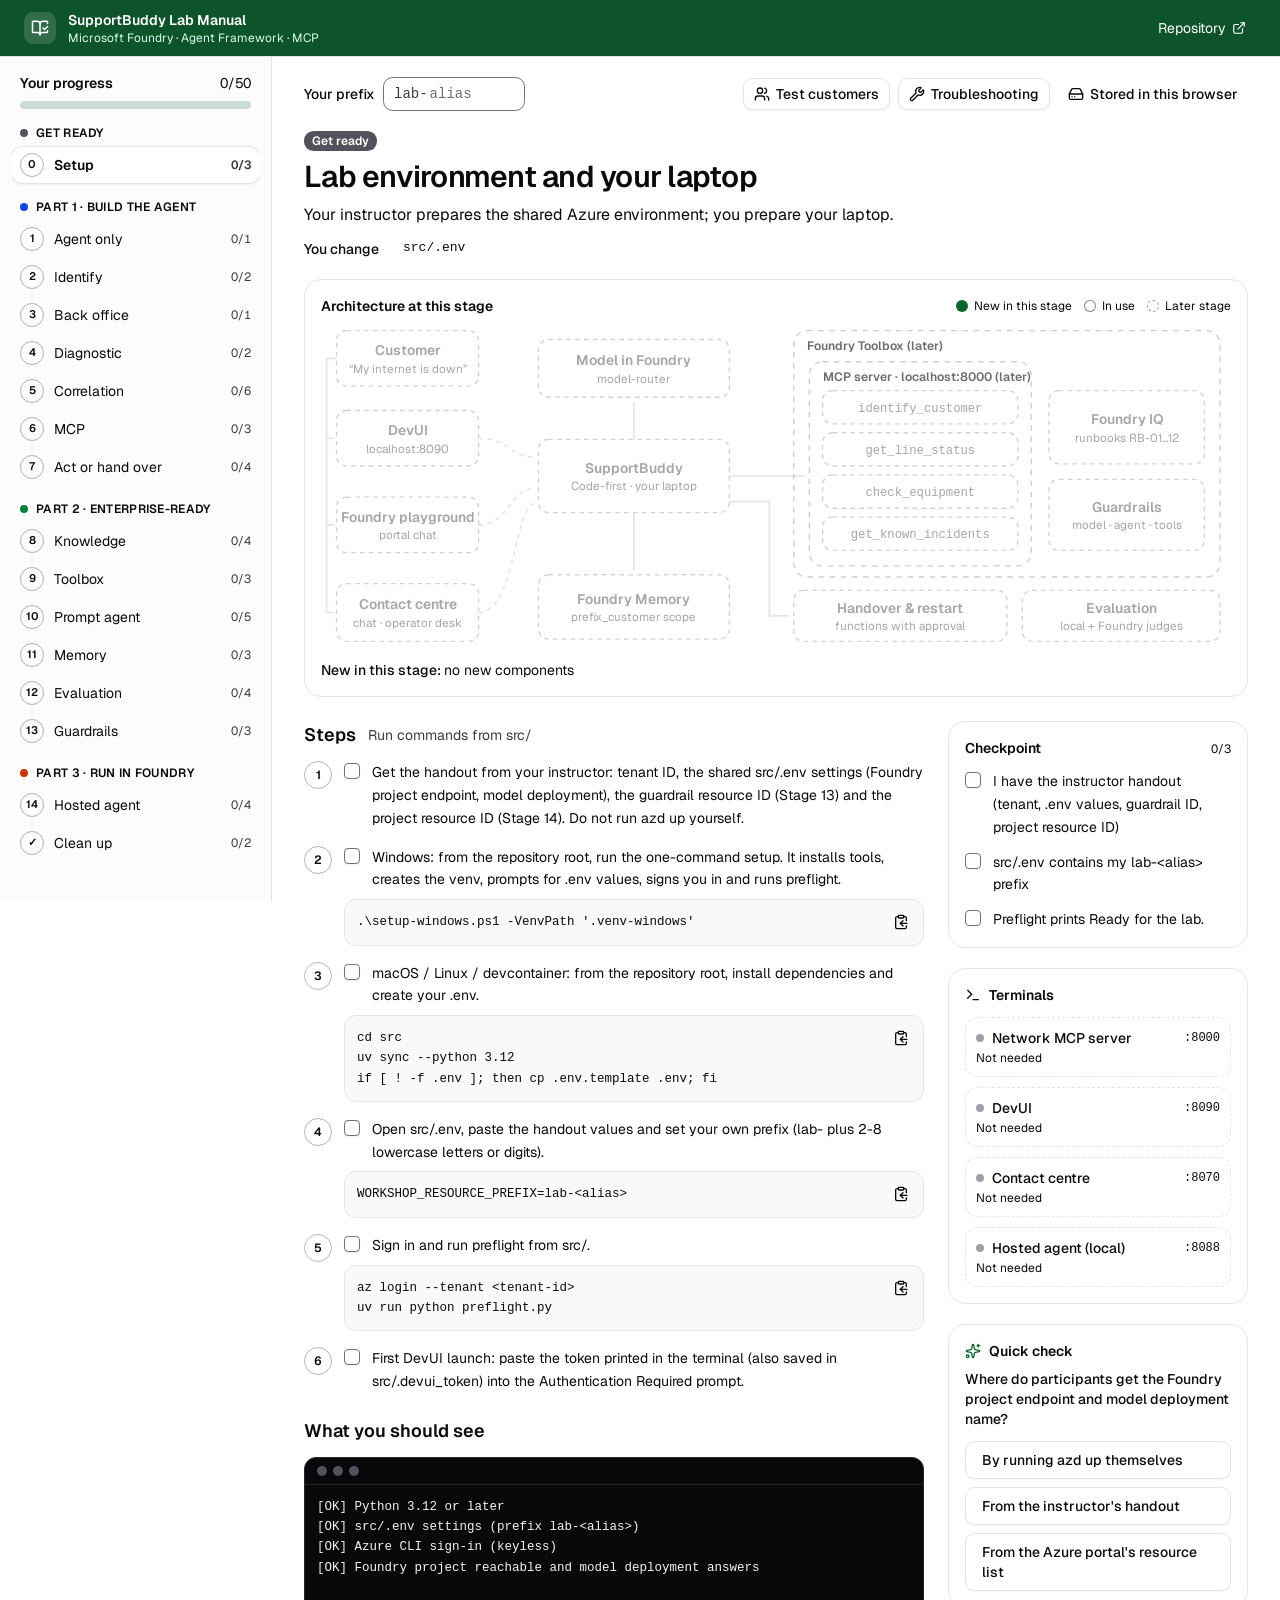
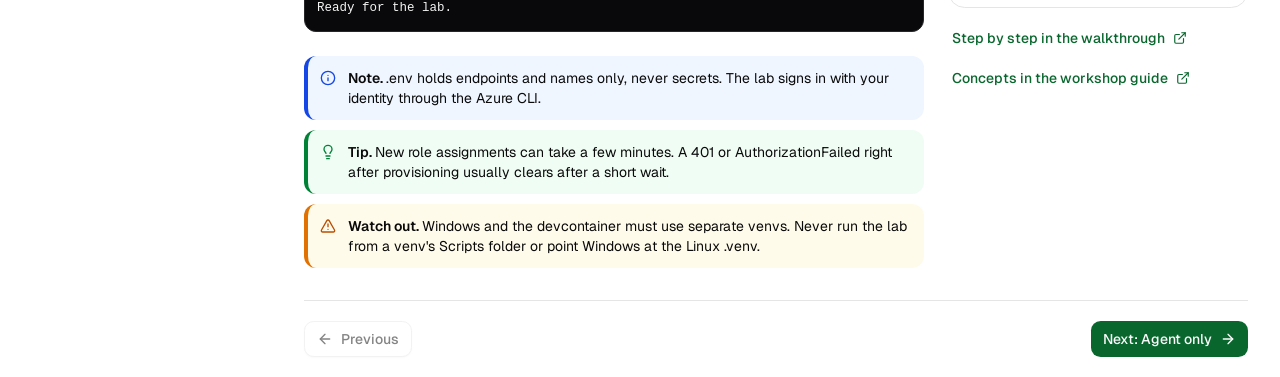
<file: lab-manual/index.html>
<!doctype html>
<html lang="en">
  <head>
    <meta charset="UTF-8" />
    <meta name="viewport" content="width=device-width, initial-scale=1.0" />
    <meta name="color-scheme" content="light dark" />
    <title>SupportBuddy lab manual</title>
    <meta name="description" content="Step-by-step participant guide for the SupportBuddy Microsoft Foundry agents workshop." />
    <script type="module" crossorigin src="./assets/index-5c5dd217.js"></script>
    <link rel="stylesheet" crossorigin href="./assets/index-BqNUAsGU.css">
  </head>
  <body>
    <div id="root"></div>
  </body>
</html>
</file>
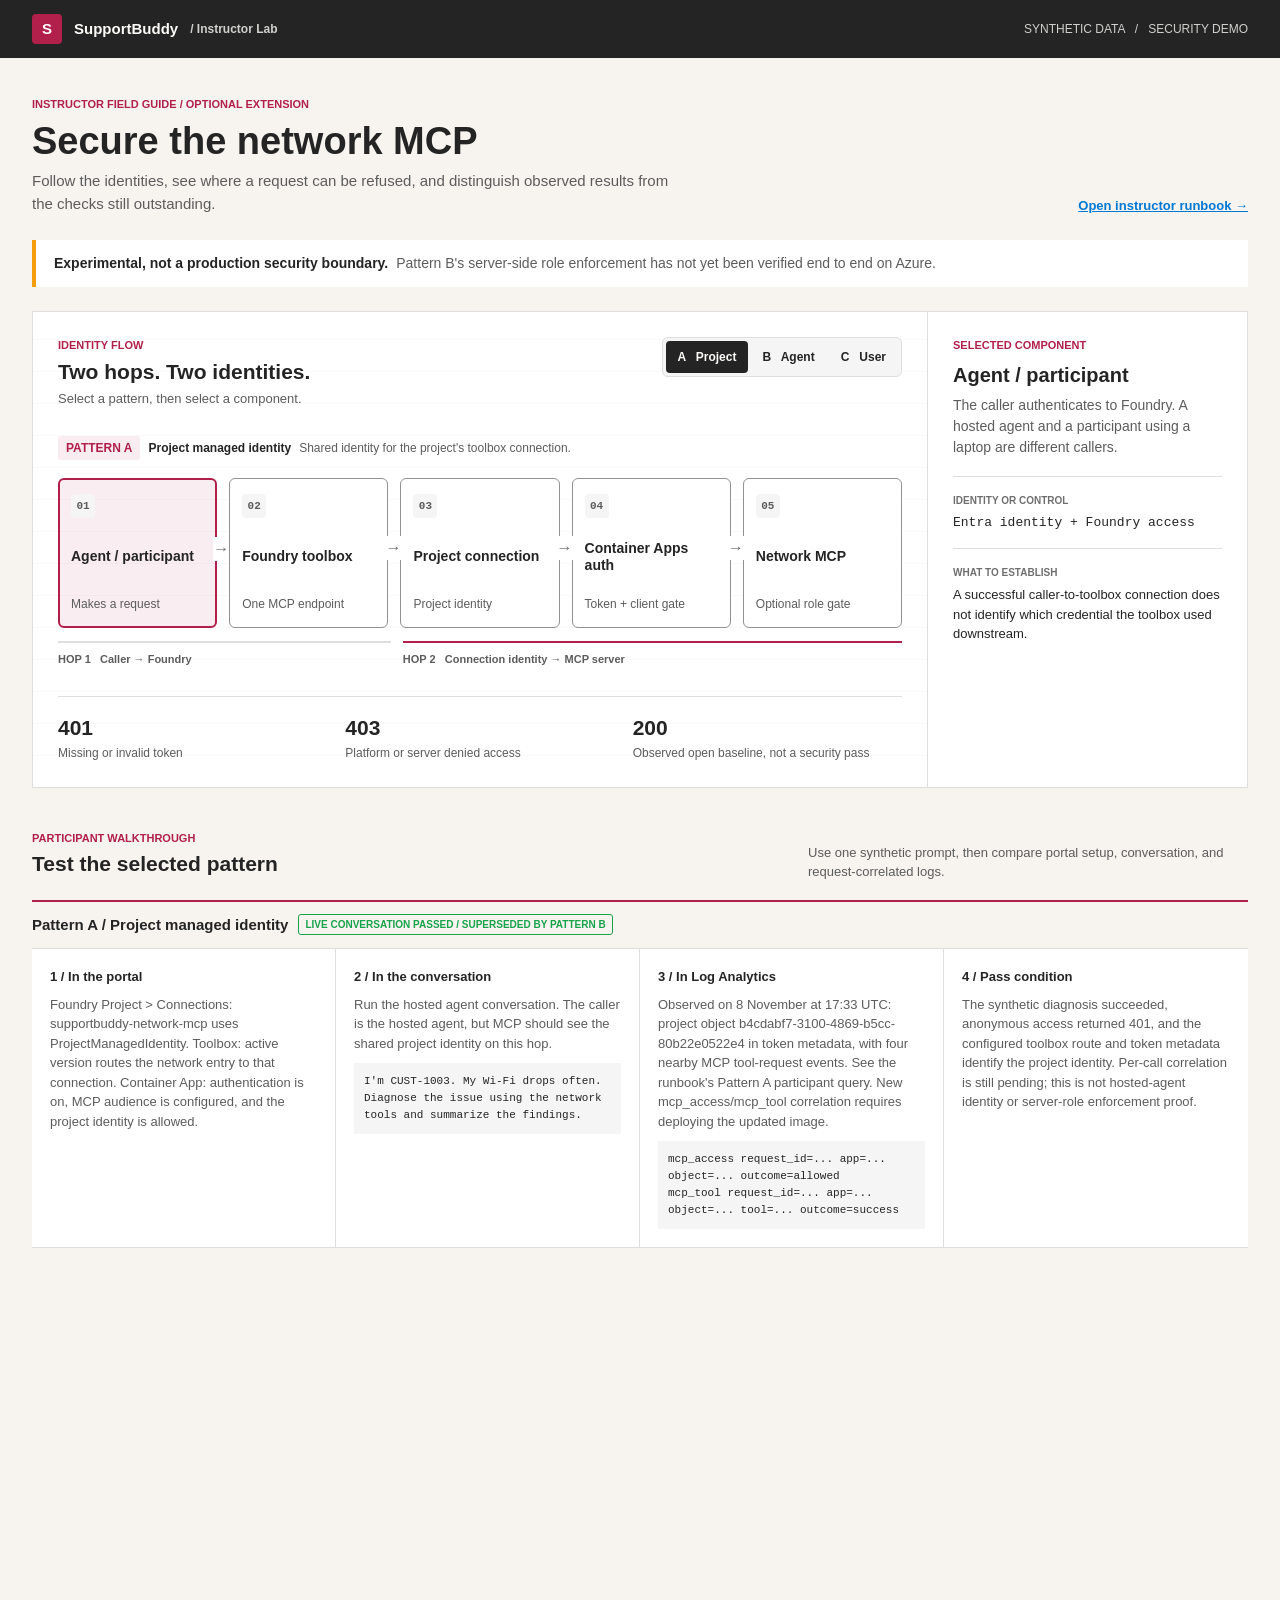
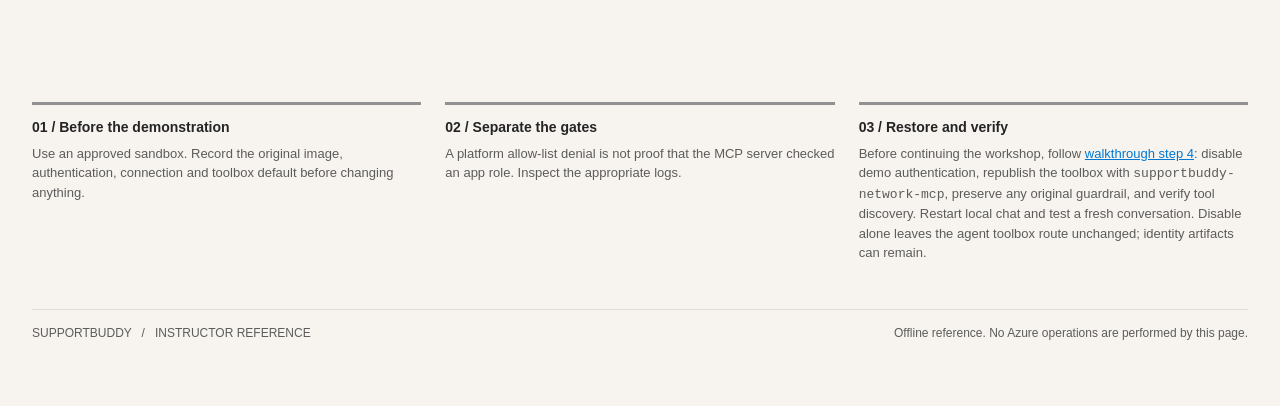
<file: instructor/secure-mcp-demo.html>
<!doctype html>
<html lang="en">
<head>
  <meta charset="utf-8">
  <meta name="viewport" content="width=device-width, initial-scale=1">
  <title>Secure MCP | Instructor Lab</title>
  <script>
    (() => {
      const param = new URLSearchParams(window.location.search).get("clawpilotTheme");
      const theme =
        param || (window.matchMedia("(prefers-color-scheme: dark)").matches ? "dark" : "light");
      document.documentElement.setAttribute("data-theme", theme);
    })();
  </script>
  <style>
    :root {
      color-scheme: light;
      --cp-bg: #f7f4ef;
      --cp-bg-elevated: #fcfbf8;
      --cp-surface: #ffffff;
      --cp-surface-soft: #f5f5f5;
      --cp-border: #dedede;
      --cp-border-strong: #919191;
      --cp-text: #242424;
      --cp-text-muted: #5c5c5c;
      --cp-text-soft: #6f6f6f;
      --cp-accent: #b11f4b;
      --cp-accent-hover: #9a1a41;
      --cp-accent-soft: rgba(177, 31, 75, 0.08);
      --cp-accent-fg: #ffffff;
      --cp-success: #16a34a;
      --cp-danger: #dc2626;
      --cp-warning: #f59e0b;
      --cp-link: #0078d4;
      --cp-shadow: 0 18px 48px rgba(0, 0, 0, 0.12);
      --cp-overlay: rgba(255, 255, 255, 0.8);
      --cp-panel: rgba(255, 255, 255, 0.86);
      --cp-panel-strong: rgba(255, 255, 255, 0.96);
      --cp-sheen: rgba(255, 255, 255, 0.55);
      --cp-highlight: rgba(177, 31, 75, 0.12);
    }
    html[data-theme="dark"] {
      color-scheme: dark;
      --cp-bg: #3d3b3a;
      --cp-bg-elevated: #343231;
      --cp-surface: #292929;
      --cp-surface-soft: #2e2e2e;
      --cp-border: #474747;
      --cp-border-strong: #5f5f5f;
      --cp-text: #dedede;
      --cp-text-muted: #919191;
      --cp-text-soft: #b0b0b0;
      --cp-accent: #fd8ea1;
      --cp-accent-hover: #fb7b91;
      --cp-accent-soft: rgba(253, 142, 161, 0.14);
      --cp-accent-fg: #1a1a1a;
      --cp-success: #4ade80;
      --cp-danger: #f87171;
      --cp-warning: #fbbf24;
      --cp-link: #4da6ff;
      --cp-shadow: 0 18px 48px rgba(0, 0, 0, 0.32);
      --cp-overlay: rgba(41, 41, 41, 0.88);
      --cp-panel: rgba(41, 41, 41, 0.72);
      --cp-panel-strong: rgba(41, 41, 41, 0.96);
      --cp-sheen: rgba(255, 255, 255, 0.04);
      --cp-highlight: rgba(253, 142, 161, 0.12);
    }
    * { box-sizing: border-box; }
    body { margin: 0; background: var(--cp-bg); color: var(--cp-text); font-family: "Segoe UI", Aptos, Calibri, -apple-system, BlinkMacSystemFont, sans-serif; line-height: 1.5; }
    button, a { font: inherit; }
    button { color: inherit; }
    a { color: var(--cp-link); }
    button:focus-visible, a:focus-visible { outline: 3px solid var(--cp-link); outline-offset: 3px; }
    code, pre, .mono { font-family: Consolas, "Courier New", Courier, monospace; }
    code { overflow-wrap: anywhere; }
    .topbar { background: var(--cp-text); color: var(--cp-bg-elevated); }
    .topbar-inner { max-width: 1440px; margin: auto; padding: 14px 32px; display: flex; align-items: center; justify-content: space-between; gap: 20px; }
    .brand { display: flex; align-items: center; gap: 12px; font-size: 15px; font-weight: 700; }
    .brand-mark { width: 30px; height: 30px; display: grid; place-items: center; background: var(--cp-accent); color: var(--cp-accent-fg); font-weight: 800; border-radius: 4px; }
    .top-label { font-size: 12px; opacity: .8; }
    main { max-width: 1440px; margin: auto; padding: 0 32px 64px; }
    .intro { padding: 38px 0 25px; display: flex; justify-content: space-between; align-items: end; gap: 24px; }
    .eyebrow, .section-kicker { color: var(--cp-accent); font-size: 11px; text-transform: uppercase; font-weight: 800; }
    h1 { margin: 7px 0 8px; font-size: 38px; line-height: 1.12; }
    .intro p { margin: 0; color: var(--cp-text-muted); max-width: 660px; font-size: 15px; }
    .guide-link { white-space: nowrap; font-size: 13px; font-weight: 600; }
    .warning { border-left: 4px solid var(--cp-warning); background: var(--cp-surface); padding: 13px 18px; font-size: 14px; display: flex; flex-wrap: wrap; gap: 5px 8px; }
    .warning strong { color: var(--cp-text); }
    .warning span { color: var(--cp-text-muted); }
    .workspace { margin-top: 24px; display: grid; grid-template-columns: minmax(0, 1fr) 320px; border: 1px solid var(--cp-border); background: var(--cp-surface); }
    .canvas { min-width: 0; padding: 25px; background: repeating-linear-gradient(0deg, var(--cp-surface), var(--cp-surface) 31px, var(--cp-surface-soft) 32px); }
    .workspace-head { display: flex; align-items: start; justify-content: space-between; gap: 20px; flex-wrap: wrap; }
    h2 { font-size: 21px; line-height: 1.2; margin: 5px 0; }
    .subtitle { margin: 0; font-size: 13px; color: var(--cp-text-muted); }
    .segmented { display: flex; background: var(--cp-surface-soft); border: 1px solid var(--cp-border); border-radius: 6px; padding: 3px; gap: 2px; }
    .segmented button { cursor: pointer; border: 0; border-radius: 4px; background: transparent; padding: 7px 12px; font-size: 12px; font-weight: 700; white-space: nowrap; }
    .segmented button[aria-pressed="true"] { background: var(--cp-text); color: var(--cp-bg-elevated); }
    .route-label { margin-top: 28px; display: flex; flex-wrap: wrap; align-items: center; gap: 8px; font-size: 12px; color: var(--cp-text-muted); }
    .route-label strong { color: var(--cp-text); }
    .route-label .tag { background: var(--cp-accent-soft); color: var(--cp-accent); font-weight: 700; padding: 3px 8px; border-radius: 3px; }
    .flow { display: grid; grid-template-columns: repeat(5, minmax(0, 1fr)); gap: 12px; margin: 18px 0 0; }
    .node { position: relative; min-width: 0; min-height: 150px; text-align: left; background: var(--cp-surface); border: 1px solid var(--cp-border-strong); border-radius: 6px; padding: 15px 12px; cursor: pointer; display: flex; flex-direction: column; justify-content: space-between; }
    .node:not(:last-child)::after { content: "\2192"; position: absolute; z-index: 1; right: -14px; top: 57px; background: var(--cp-surface); color: var(--cp-text-soft); font-size: 16px; }
    .node[aria-pressed="true"] { border: 2px solid var(--cp-accent); padding: 14px 11px; background: var(--cp-accent-soft); }
    .node-top { display: flex; justify-content: space-between; align-items: center; gap: 4px; }
    .number { display: inline-grid; place-items: center; width: 24px; height: 24px; border-radius: 4px; background: var(--cp-surface-soft); color: var(--cp-text-muted); font: 700 11px Consolas, monospace; }
    .node-title { font-weight: 750; font-size: 14px; line-height: 1.25; overflow-wrap: anywhere; }
    .node-detail { color: var(--cp-text-muted); font-size: 12px; line-height: 1.35; }
    .hop-band { display: grid; grid-template-columns: 2fr 3fr; gap: 12px; margin-top: 13px; font-size: 11px; font-weight: 700; color: var(--cp-text-muted); }
    .hop-band div { border-top: 2px solid var(--cp-border); padding-top: 8px; }
    .hop-band div:last-child { border-color: var(--cp-accent); }
    .result-rail { margin-top: 28px; border-top: 1px solid var(--cp-border); padding-top: 18px; display: flex; flex-wrap: wrap; gap: 18px; }
    .result-rail div { flex: 1 1 145px; }
    .result-rail strong { display: block; font-size: 21px; line-height: 1.2; }
    .result-rail span { display: block; font-size: 12px; color: var(--cp-text-muted); margin-top: 4px; }
    .detail { border-left: 1px solid var(--cp-border); padding: 25px; background: var(--cp-surface); min-width: 0; }
    .detail h3 { margin: 9px 0 8px; font-size: 20px; line-height: 1.2; }
    .detail p { color: var(--cp-text-muted); font-size: 14px; margin: 0 0 18px; }
    .detail-rule { border-top: 1px solid var(--cp-border); padding-top: 16px; margin-top: 16px; }
    .detail-label { color: var(--cp-text-soft); text-transform: uppercase; font-size: 10px; font-weight: 800; }
    .detail-value { margin-top: 5px; font-size: 13px; overflow-wrap: anywhere; }
    .evidence { padding-top: 42px; }
    .section-heading { display: flex; justify-content: space-between; align-items: end; gap: 20px; flex-wrap: wrap; margin-bottom: 16px; }
    .section-heading p { max-width: 440px; font-size: 13px; color: var(--cp-text-muted); margin: 0; }
    .evidence-grid { display: grid; grid-template-columns: minmax(220px, .75fr) minmax(0, 1.25fr); gap: 0; border-top: 1px solid var(--cp-border-strong); border-bottom: 1px solid var(--cp-border); background: var(--cp-surface); }
    .evidence-list { border-right: 1px solid var(--cp-border); padding: 8px; }
    .evidence-button { width: 100%; text-align: left; border: 0; background: transparent; padding: 12px; cursor: pointer; display: grid; grid-template-columns: 27px 1fr auto; gap: 10px; align-items: center; }
    .evidence-button[aria-pressed="true"] { background: var(--cp-accent-soft); }
    .evidence-button strong { font-size: 13px; }
    .badge { display: inline-block; font-size: 10px; font-weight: 800; text-transform: uppercase; color: var(--cp-text-muted); border: 1px solid var(--cp-border-strong); border-radius: 3px; padding: 2px 6px; white-space: nowrap; }
    .badge.observed { color: var(--cp-success); border-color: var(--cp-success); }
    .badge.failed { color: var(--cp-danger); border-color: var(--cp-danger); }
    .badge.pending { color: var(--cp-text); border-color: var(--cp-warning); }
    .evidence-content { padding: 24px 28px; min-height: 238px; }
    .evidence-content h3 { margin: 6px 0 10px; font-size: 20px; }
    .evidence-content p { margin: 0 0 16px; color: var(--cp-text-muted); font-size: 14px; max-width: 70ch; }
    .output { background: var(--cp-surface-soft); border-left: 3px solid var(--cp-accent); padding: 12px 15px; font: 12px/1.65 Consolas, monospace; white-space: pre-wrap; overflow-wrap: anywhere; }
    .footnote { font-size: 12px; color: var(--cp-text-muted); margin: 14px 0 0; }
    .test-matrix { padding-top: 42px; }
    .matrix-status { display: flex; align-items: center; gap: 10px; margin: 18px 0 0; padding: 12px 0; border-top: 2px solid var(--cp-accent); }
    .matrix-status strong { font-size: 15px; }
    .matrix-grid { display: grid; grid-template-columns: repeat(4, minmax(0, 1fr)); border-top: 1px solid var(--cp-border); border-bottom: 1px solid var(--cp-border); background: var(--cp-surface); }
    .matrix-cell { min-width: 0; padding: 18px; border-right: 1px solid var(--cp-border); }
    .matrix-cell:last-child { border-right: 0; }
    .matrix-cell h3 { margin: 0 0 8px; font-size: 13px; }
    .matrix-cell p { margin: 0; color: var(--cp-text-muted); font-size: 13px; overflow-wrap: anywhere; }
    .matrix-cell pre { margin: 10px 0 0; padding: 10px; background: var(--cp-surface-soft); color: var(--cp-text); white-space: pre-wrap; overflow-wrap: anywhere; font: 11px/1.55 Consolas, monospace; }
    .next { padding: 38px 0 0; display: grid; grid-template-columns: 1fr 1fr 1fr; gap: 24px; }
    .next section { border-top: 3px solid var(--cp-border-strong); padding-top: 12px; }
    .next h3 { font-size: 14px; margin: 0 0 6px; }
    .next p { color: var(--cp-text-muted); font-size: 13px; margin: 0; }
    .footer { margin-top: 46px; padding-top: 14px; border-top: 1px solid var(--cp-border); display: flex; justify-content: space-between; gap: 16px; color: var(--cp-text-muted); font-size: 12px; flex-wrap: wrap; }
    @media (max-width: 1050px) { .matrix-grid { grid-template-columns: repeat(2, minmax(0, 1fr)); } .matrix-cell:nth-child(2) { border-right: 0; } .matrix-cell:nth-child(-n+2) { border-bottom: 1px solid var(--cp-border); } }
    @media (max-width: 1050px) { .workspace { grid-template-columns: 1fr; } .detail { border-left: 0; border-top: 1px solid var(--cp-border); } .flow { grid-template-columns: repeat(5, minmax(110px, 1fr)); } }
    @media (max-width: 700px) { main { padding: 0 16px 40px; } .topbar-inner { padding: 12px 16px; } .top-label { display: none; } .intro { align-items: start; flex-direction: column; padding-top: 28px; } h1 { font-size: 30px; } .canvas, .detail { padding: 18px; } .segmented { width: 100%; } .segmented button { flex: 1; padding-inline: 5px; } .flow { grid-template-columns: 1fr; gap: 8px; } .node { min-height: 90px; flex-direction: row; align-items: center; gap: 14px; } .node-top { align-self: stretch; } .node-title, .node-detail { flex: 1; } .node:not(:last-child)::after { content: "\2193"; top: auto; right: 20px; bottom: -14px; } .hop-band { grid-template-columns: 1fr 1fr; } .evidence-grid { grid-template-columns: 1fr; } .evidence-list { border-right: 0; border-bottom: 1px solid var(--cp-border); } .evidence-content { padding: 20px; } .matrix-grid { grid-template-columns: 1fr; } .matrix-cell { border-right: 0; border-bottom: 1px solid var(--cp-border); } .matrix-cell:last-child { border-bottom: 0; } .next { grid-template-columns: 1fr; gap: 18px; } }
    @media (prefers-reduced-motion: no-preference) { .workspace, .evidence { animation: enter .4s ease-out both; } .evidence { animation-delay: .08s; } @keyframes enter { from { opacity: 0; transform: translateY(8px); } to { opacity: 1; transform: none; } } }
  </style>
</head>
<body>
  <header class="topbar"><div class="topbar-inner"><div class="brand"><span class="brand-mark">S</span> SupportBuddy <span class="top-label">/ Instructor Lab</span></div><div class="top-label">SYNTHETIC DATA &nbsp; / &nbsp; SECURITY DEMO</div></div></header>
  <main>
    <div class="intro"><div><div class="eyebrow">Instructor field guide / optional extension</div><h1>Secure the network MCP</h1><p>Follow the identities, see where a request can be refused, and distinguish observed results from the checks still outstanding.</p></div><a class="guide-link" href="secure-mcp-demo.md">Open instructor runbook &rarr;</a></div>
    <div class="warning"><strong>Experimental, not a production security boundary.</strong><span>Pattern B's server-side role enforcement has not yet been verified end to end on Azure.</span></div>

    <section class="workspace" aria-labelledby="flow-title">
      <div class="canvas">
        <div class="workspace-head"><div><div class="section-kicker">Identity flow</div><h2 id="flow-title">Two hops. Two identities.</h2><p class="subtitle">Select a pattern, then select a component.</p></div><div class="segmented" aria-label="Authentication pattern"><button type="button" data-pattern="A" aria-pressed="true">A &nbsp; Project</button><button type="button" data-pattern="B" aria-pressed="false">B &nbsp; Agent</button><button type="button" data-pattern="C" aria-pressed="false">C &nbsp; User</button></div></div>
        <div class="route-label"><span class="tag" id="pattern-tag">PATTERN A</span><strong id="pattern-name">Project managed identity</strong><span id="pattern-note">Shared identity for the project's toolbox connection.</span></div>
        <div class="flow" aria-label="Identity flow components">
          <button type="button" class="node" data-node="caller" aria-pressed="true"><span class="node-top"><span class="number">01</span></span><span class="node-title">Agent / participant</span><span class="node-detail">Makes a request</span></button>
          <button type="button" class="node" data-node="toolbox" aria-pressed="false"><span class="node-top"><span class="number">02</span></span><span class="node-title">Foundry toolbox</span><span class="node-detail">One MCP endpoint</span></button>
          <button type="button" class="node" data-node="connection" aria-pressed="false"><span class="node-top"><span class="number">03</span></span><span class="node-title">Project connection</span><span class="node-detail" id="connection-label">Project identity</span></button>
          <button type="button" class="node" data-node="platform" aria-pressed="false"><span class="node-top"><span class="number">04</span></span><span class="node-title">Container Apps auth</span><span class="node-detail">Token + client gate</span></button>
          <button type="button" class="node" data-node="server" aria-pressed="false"><span class="node-top"><span class="number">05</span></span><span class="node-title">Network MCP</span><span class="node-detail">Optional role gate</span></button>
        </div>
        <div class="hop-band"><div>HOP 1 &nbsp; Caller &rarr; Foundry</div><div>HOP 2 &nbsp; Connection identity &rarr; MCP server</div></div>
        <div class="result-rail"><div><strong>401</strong><span>Missing or invalid token</span></div><div><strong>403</strong><span>Platform or server denied access</span></div><div><strong>200</strong><span>Observed open baseline, not a security pass</span></div></div>
      </div>
      <aside class="detail" aria-live="polite"><div class="section-kicker">Selected component</div><h3 id="detail-title"></h3><p id="detail-description"></p><div class="detail-rule"><div class="detail-label">Identity or control</div><div class="detail-value mono" id="detail-control"></div></div><div class="detail-rule"><div class="detail-label">What to establish</div><div class="detail-value" id="detail-proof"></div></div></aside>
    </section>

    <section class="test-matrix" aria-labelledby="test-title">
      <div class="section-heading"><div><div class="section-kicker">Participant walkthrough</div><h2 id="test-title">Test the selected pattern</h2></div><p>Use one synthetic prompt, then compare portal setup, conversation, and request-correlated logs.</p></div>
      <div class="matrix-status"><strong id="matrix-pattern">Pattern A / Project managed identity</strong><span class="badge observed" id="matrix-state">Previously observed; rerun on updated image</span></div>
      <div class="matrix-grid">
        <section class="matrix-cell"><h3>1 / In the portal</h3><p id="matrix-portal"></p></section>
        <section class="matrix-cell"><h3>2 / In the conversation</h3><p id="matrix-conversation"></p><pre id="matrix-prompt"></pre></section>
        <section class="matrix-cell"><h3>3 / In Log Analytics</h3><p id="matrix-logs"></p><pre>mcp_access request_id=... app=... object=... outcome=allowed
mcp_tool request_id=... app=... object=... tool=... outcome=success</pre></section>
        <section class="matrix-cell"><h3>4 / Pass condition</h3><p id="matrix-pass"></p></section>
      </div>
    </section>

    <section class="evidence" aria-labelledby="evidence-title"><div class="section-heading"><div><div class="section-kicker">Observed in our environment</div><h2 id="evidence-title">Evidence, not assumptions</h2></div><p>One synthetic test environment. Select a result to see what it proves and what it does not.</p></div>
      <div class="evidence-grid"><div class="evidence-list" aria-label="Test results"><button type="button" class="evidence-button" data-evidence="baseline" aria-pressed="true"><span class="number">01</span><strong>Open baseline</strong><span class="badge observed">Observed</span></button><button type="button" class="evidence-button" data-evidence="patternA" aria-pressed="false"><span class="number">02</span><strong>Project identity</strong><span class="badge observed">Observed</span></button><button type="button" class="evidence-button" data-evidence="blocked" aria-pressed="false"><span class="number">03</span><strong>Hosted agent denied</strong><span class="badge failed">403</span></button><button type="button" class="evidence-button" data-evidence="allowed" aria-pressed="false"><span class="number">04</span><strong>Allow-list corrected</strong><span class="badge observed">Observed</span></button><button type="button" class="evidence-button" data-evidence="local" aria-pressed="false"><span class="number">05</span><strong>Pattern B live success</strong><span class="badge observed">Live</span></button><button type="button" class="evidence-button" data-evidence="restore" aria-pressed="false"><span class="number">06</span><strong>Role-gate deny control</strong><span class="badge observed">403</span></button></div>
      <div class="evidence-content" aria-live="polite"><div class="section-kicker" id="evidence-kicker"></div><h3 id="evidence-heading"></h3><p id="evidence-description"></p><div class="output" id="evidence-output"></div><p class="footnote" id="evidence-limitation"></p></div></div>
    </section>
    <div class="next"><section><h3>01 / Before the demonstration</h3><p>Use an approved sandbox. Record the original image, authentication, connection and toolbox default before changing anything.</p></section><section><h3>02 / Separate the gates</h3><p>A platform allow-list denial is not proof that the MCP server checked an app role. Inspect the appropriate logs.</p></section><section><h3>03 / Restore and verify</h3><p>Before continuing the workshop, follow <a href="secure-mcp-demo.md">walkthrough step 4</a>: disable demo authentication, republish the toolbox with <code>supportbuddy-network-mcp</code>, preserve any original guardrail, and verify tool discovery. Restart local chat and test a fresh conversation. Disable alone leaves the agent toolbox route unchanged; identity artifacts can remain.</p></section></div>
    <footer class="footer"><span>SUPPORTBUDDY &nbsp; / &nbsp; INSTRUCTOR REFERENCE</span><span>Offline reference. No Azure operations are performed by this page.</span></footer>
  </main>
  <script>
    const patterns = {
      A: {
        name: "Project managed identity",
        note: "The toolbox uses the Foundry project identity to call the network MCP.",
        connection: "Project identity",
        state: "Live conversation passed / superseded by Pattern B",
        stateClass: "observed",
        portal: "Foundry Project > Connections: supportbuddy-network-mcp uses ProjectManagedIdentity. Toolbox: active version routes the network entry to that connection. Container App: authentication is on, MCP audience is configured, and the project identity is allowed.",
        conversation: "Run the hosted agent conversation. The caller is the hosted agent, but MCP should see the shared project identity on this hop.",
        logs: "Observed on 8 November at 17:33 UTC: project object b4cdabf7-3100-4869-b5cc-80b22e0522e4 in token metadata, with four nearby MCP tool-request events. See the runbook's Pattern A participant query. New mcp_access/mcp_tool correlation requires deploying the updated image.",
        pass: "The synthetic diagnosis succeeded, anonymous access returned 401, and the configured toolbox route and token metadata identify the project identity. Per-call correlation is still pending; this is not hosted-agent identity or server-role enforcement proof.",
        prompt: "I'm CUST-1003. My Wi-Fi drops often. Diagnose the issue using the network tools and summarize the findings."
      },
      B: {
        name: "Hosted agent identity + app role",
        note: "The hosted agent identity is presented to the MCP server through the toolbox connection.",
        connection: "Agent identity",
        state: "Live success and deny control verified / left enabled",
        stateClass: "observed",
        portal: "Container App > Authentication: Enabled, unauthenticated requests return 401, and only the project/agent client apps are allowed. 'Allow any identity' is not anonymous access; MCP still enforces Network.Read. Entra app > App roles defines Network.Read for Applications. Agent Identity > Permissions shows Network.Read directly granted; Entra roles 0 means no directory role, not no app permission. Toolbox v6 routes network through supportbuddy-network-mcp-agent (AgenticIdentityToken).",
        conversation: "The hosted agent completed the CUST-1003 Wi-Fi diagnosis on 8 November at 23:08 UTC. Conversation conv_03393aaf52d1a9b300TFVM6FDMBNT18EwnFnHkTGR9p3vcIzqg; trace 54bcfba7657f17dac46ea1d802ea4d21.",
        logs: "mcp_access and mcp_tool share request IDs for identify_customer, get_known_incidents, get_line_status and check_equipment. The caller object/client is 46bc0229-3804-423f-b334-c657e6990e51; Network.Read was allowed.",
        pass: "The hosted conversation succeeded, request-correlated logs show the agent identity and successful tools, and anonymous initialize returns 401. The temporary Network.Write mismatch produced server-side 403 rows with no tool rows; Network.Read was restored.",
        prompt: "I'm CUST-1003. My Wi-Fi drops often. Diagnose the issue using the network tools and summarize the findings."
      },
      C: {
        name: "User on-behalf-of identity",
        note: "Preview concept only; this project has no runnable OBO connection or conversation flow.",
        connection: "User context",
        state: "Not implemented",
        stateClass: "failed",
        portal: "There is no configured AgentOnBehalfOfUser connection for this lab. Do not create or select one as a test; the required consent, token exchange, and API authorization flow are not implemented.",
        conversation: "No supported user-context conversation exists in this project. A participant login or laptop token would not prove toolbox OBO.",
        logs: "No OBO request is expected. Do not interpret project or hosted-agent IDs as a user's identity.",
        pass: "Not testable in this implementation. A future OBO exercise needs a user sign-in flow, delegated scopes, token exchange, and correlated user-identity logs.",
        prompt: "Do not run: this pattern is not implemented."
      }
    };
    const nodes = {
      caller: {title: "Agent / participant", description: "The caller authenticates to Foundry. A hosted agent and a participant using a laptop are different callers.", control: "Entra identity + Foundry access", proof: "A successful caller-to-toolbox connection does not identify which credential the toolbox used downstream."},
      toolbox: {title: "Foundry toolbox", description: "The toolbox presents one MCP endpoint and uses a project connection for each underlying service.", control: "network___* / runbooks___*", proof: "Tool discovery shows which tools are visible; call a tool to prove execution."},
      connection: {title: "Project connection", description: "The toolbox network entry selects the project connection that authenticates its downstream MCP request.", control: "ProjectManagedIdentity", proof: "Select the agent connection when publishing the toolbox; inspect its auth type and audience. This creates a new default toolbox version."},
      platform: {title: "Container Apps auth", description: "The platform validates the token and checks the allowed-client policy before forwarding a request to the server.", control: "Audience + allowed applications", proof: "A 403 here happens before the application role check. Inspect middleware warnings and caller identity."},
      server: {title: "Network MCP server", description: "The deployed middleware checks the trusted Container Apps principal for the configured app role before any tool handler runs.", control: "NETWORK_MCP_REQUIRED_ROLE", proof: "Live logs show Network.Read allowed with correlated tool success, and a temporary Network.Write mismatch denied with 403 and no tool execution."}
    };
    const evidence = {
      baseline: {kicker: "Before authentication", title: "The original lab baseline", description: "The synthetic MCP endpoint was reachable anonymously. This is the workshop's open baseline, not a production configuration.", output: "Container Apps authentication: off\nToolbox connection auth: None\nEndpoint without a token: 200", limitation: "Observed in the lab environment; no customer or production data was involved."},
      patternA: {kicker: "Pattern A / live run 8 November, 17:33 UTC", title: "Conversation passed using the project route", description: "The hosted agent returned the synthetic Wi-Fi diagnosis while the default toolbox routed network calls through ProjectManagedIdentity. MCP token metadata identifies the project, not the hosted agent.", output: "Authentication: on / anonymous initialize: 401\nToolbox default: version 3\nConnection: supportbuddy-network-mcp / ProjectManagedIdentity\nProject object: b4cdabf7-3100-4869-b5cc-80b22e0522e4\nProject client: ca136f8a-d50b-4234-92c2-b10c5e82c4d5\n17:33:38-17:33:41 UTC: four MCP tool requests\nConversation: healthy line, no open incident, congested Wi-Fi\nTrace: 39727eea933ab090f1d142ca43686d7a\nPattern A remains enabled", limitation: "Old image: token and tool events are separate records without a shared request ID. No per-call correlation or Network.Read enforcement is claimed. No image was deployed."},
      blocked: {kicker: "Pattern B / initial attempt", title: "The platform refused the agent", description: "The request used the hosted-agent identity and the expected audience, but Container Apps authentication denied it before the server could inspect Network.Read.", output: "MiddlewareWarning: principal does not match allowed applications\nRequestCompleted: 403 / substatus 76", limitation: "This 403 proves a platform allow-list denial, not an application role denial."},
      allowed: {kicker: "Pattern B / source-to-endpoint evidence", title: "Match agent identity to the MCP route", description: "Three records show the chain: Foundry's hosted-agent record names the instance identity; Container Apps logs the same oid/appid; toolbox version 4 routes its network entry to the MCP /mcp URL using the AgenticIdentityToken connection.", output: "FOUNDRY AGENT\nlab-jml-supportbuddy-hosted\ninstance_identity.principal_id = client_id\n46bc0229-3804-423f-b334-c657e6990e51\n\nTOOLBOX VERSION 4 / network\nserver_url: https://supportbuddy-network-mcp.jollystone-c8960a3d.swedencentral.azurecontainerapps.io/mcp\nproject_connection_id: supportbuddy-network-mcp-agent\ncredentials.type: AgenticIdentityToken\n\nMCP SERVER LOGS\noid = appid = 46bc0229-3804-423f-b334-c657e6990e51\nCallToolRequest: 11:04:36-11:04:39 UTC (4 events)\n\nCURRENT TOOLBOX DEFAULT: version 3 (project identity)", limitation: "This matches identity, route configuration and nearby tool requests. Logs have no shared request ID, and historical records do not prove which toolbox version served each call. The old image also did not enforce Network.Read."},
      local: {kicker: "Pattern B / live success / 8 November 2026", title: "Hosted agent passed with correlated tool logs", description: "The hosted agent used toolbox version 6 and the AgenticIdentityToken connection. The server authorized the hosted-agent identity for Network.Read and logged successful tool calls.", output: "Toolbox default: version 6\nConnection: supportbuddy-network-mcp-agent / AgenticIdentityToken\nServer revision: supportbuddy-network-mcp--role-463bc7fe83\nCaller object/client: 46bc0229-3804-423f-b334-c657e6990e51\n\n23:08:54Z  eb1e7b965a1d4746bc88c16f4a7ab150  identify_customer  allowed / success\n23:08:57Z  48b3db416c1442689e84db68edf9cc28  identify_customer  allowed / success\n23:08:57Z  3ca3162ea32e44a69f032475a9fb98b5  check_equipment   allowed / success\n23:08:57Z  0acf1a5027444b408548740a33782e49  get_known_incidents allowed / success\n23:09:00Z  c99f2c0cdeac41f3a21315f92730fc9a  get_known_incidents allowed / success\n23:09:00Z  ba3b9d0530b0407a84d5845ae1394314  get_line_status    allowed / success\n\nConversation: conv_03393aaf52d1a9b300TFVM6FDMBNT18EwnFnHkTGR9p3vcIzqg\nTrace: 54bcfba7657f17dac46ea1d802ea4d21", limitation: "Local toolbox show reports the active connection but cannot enumerate network tools outside hosted-agent context. The hosted conversation and these matching request IDs prove execution."},
      restore: {kicker: "Pattern B / live role-gate denial / 8 November 2026", title: "Server denied the missing required role", description: "The hosted agent remained platform-allowed and held Network.Read, while the server temporarily required Network.Write. This isolated the server role gate from the Container Apps allow-list.", output: "23:06:50Z  8f8b863cf25c43859fe580e4b65d4d12  app=46bc0229-3804-423f-b334-c657e6990e51  object=46bc0229-3804-423f-b334-c657e6990e51  required_role=Network.Write  outcome=denied  status=403\n23:06:50Z  05e1faea27ff47c882e896399bb74211  app=46bc0229-3804-423f-b334-c657e6990e51  object=46bc0229-3804-423f-b334-c657e6990e51  required_role=Network.Write  outcome=denied  status=403\n\nNo mcp_tool rows for either request ID\nRestored required role: Network.Read\nActive toolbox: version 6", limitation: "Removing the app-role assignment did not immediately deny a fresh conversation because the managed-identity token was cached. The tested control is a server-side required-role mismatch, not immediate role revocation."}
    };
    let activePattern = "A";
    let activeNode = "caller";
    function renderNode() {
      const node = nodes[activeNode];
      document.getElementById("detail-title").textContent = node.title;
      document.getElementById("detail-description").textContent = node.description;
      document.getElementById("detail-control").textContent = activeNode === "connection" ? ({A: "ProjectManagedIdentity", B: "AgenticIdentityToken", C: "AgentOnBehalfOfUser (preview)"})[activePattern] : node.control;
      document.getElementById("detail-proof").textContent = node.proof;
    }
    function renderEvidence(key) {
      const item = evidence[key];
      document.getElementById("evidence-kicker").textContent = item.kicker;
      document.getElementById("evidence-heading").textContent = item.title;
      document.getElementById("evidence-description").textContent = item.description;
      document.getElementById("evidence-output").textContent = item.output;
      document.getElementById("evidence-limitation").textContent = item.limitation;
    }
    function renderPatternTest() {
      const pattern = patterns[activePattern];
      document.getElementById("matrix-pattern").textContent = `Pattern ${activePattern} / ${pattern.name}`;
      const state = document.getElementById("matrix-state");
      state.textContent = pattern.state;
      state.className = `badge ${pattern.stateClass}`;
      document.getElementById("matrix-portal").textContent = pattern.portal;
      document.getElementById("matrix-conversation").textContent = pattern.conversation;
      document.getElementById("matrix-prompt").textContent = pattern.prompt;
      document.getElementById("matrix-logs").textContent = pattern.logs;
      document.getElementById("matrix-pass").textContent = pattern.pass;
    }
    document.querySelectorAll("[data-pattern]").forEach(button => button.addEventListener("click", () => {
      activePattern = button.dataset.pattern;
      document.querySelectorAll("[data-pattern]").forEach(item => item.setAttribute("aria-pressed", String(item === button)));
      const pattern = patterns[activePattern];
      document.getElementById("pattern-tag").textContent = `PATTERN ${activePattern}`;
      document.getElementById("pattern-name").textContent = pattern.name;
      document.getElementById("pattern-note").textContent = pattern.note;
      document.getElementById("connection-label").textContent = pattern.connection;
      renderNode();
      renderPatternTest();
    }));
    document.querySelectorAll("[data-node]").forEach(button => button.addEventListener("click", () => {
      activeNode = button.dataset.node;
      document.querySelectorAll("[data-node]").forEach(item => item.setAttribute("aria-pressed", String(item === button)));
      renderNode();
    }));
    document.querySelectorAll("[data-evidence]").forEach(button => button.addEventListener("click", () => {
      document.querySelectorAll("[data-evidence]").forEach(item => item.setAttribute("aria-pressed", String(item === button)));
      renderEvidence(button.dataset.evidence);
    }));
    renderNode();
    renderEvidence("baseline");
    renderPatternTest();
  </script>
</body>
</html>
</file>
<file: lab-manual/assets/index-BqNUAsGU.css>
@layer properties{@supports (((-webkit-hyphens:none)) and (not (margin-trim:inline))) or ((-moz-orient:inline) and (not (color:rgb(from red r g b)))){*,:before,:after,::backdrop{--tw-translate-x:0;--tw-translate-y:0;--tw-translate-z:0;--tw-rotate-x:initial;--tw-rotate-y:initial;--tw-rotate-z:initial;--tw-skew-x:initial;--tw-skew-y:initial;--tw-space-y-reverse:0;--tw-space-x-reverse:0;--tw-divide-y-reverse:0;--tw-border-style:solid;--tw-leading:initial;--tw-font-weight:initial;--tw-tracking:initial;--tw-ordinal:initial;--tw-slashed-zero:initial;--tw-numeric-figure:initial;--tw-numeric-spacing:initial;--tw-numeric-fraction:initial;--tw-shadow:0 0 #0000;--tw-shadow-color:initial;--tw-shadow-alpha:100%;--tw-inset-shadow:0 0 #0000;--tw-inset-shadow-color:initial;--tw-inset-shadow-alpha:100%;--tw-ring-color:initial;--tw-ring-shadow:0 0 #0000;--tw-inset-ring-color:initial;--tw-inset-ring-shadow:0 0 #0000;--tw-ring-inset:initial;--tw-ring-offset-width:0px;--tw-ring-offset-color:#fff;--tw-ring-offset-shadow:0 0 #0000;--tw-outline-style:solid;--tw-blur:initial;--tw-brightness:initial;--tw-contrast:initial;--tw-grayscale:initial;--tw-hue-rotate:initial;--tw-invert:initial;--tw-opacity:initial;--tw-saturate:initial;--tw-sepia:initial;--tw-drop-shadow:initial;--tw-drop-shadow-color:initial;--tw-drop-shadow-alpha:100%;--tw-drop-shadow-size:initial;--tw-duration:initial;--tw-ease:initial;--tw-content:"";--tw-animation-delay:0s;--tw-animation-direction:normal;--tw-animation-duration:initial;--tw-animation-fill-mode:none;--tw-animation-iteration-count:1;--tw-enter-blur:0;--tw-enter-opacity:1;--tw-enter-rotate:0;--tw-enter-scale:1;--tw-enter-translate-x:0;--tw-enter-translate-y:0;--tw-exit-blur:0;--tw-exit-opacity:1;--tw-exit-rotate:0;--tw-exit-scale:1;--tw-exit-translate-x:0;--tw-exit-translate-y:0}}}@layer theme{:root,:host{--font-sans:"Geist Variable", sans-serif;--font-mono:ui-monospace, SFMono-Regular, Menlo, Monaco, Consolas, "Liberation Mono", "Courier New", monospace;--color-red-50:oklch(97.1% .013 17.38);--color-red-300:oklch(80.8% .114 19.571);--color-red-700:oklch(50.5% .213 27.518);--color-red-950:oklch(25.8% .092 26.042);--color-orange-700:oklch(55.3% .195 38.402);--color-amber-50:oklch(98.7% .022 95.277);--color-amber-100:oklch(96.2% .059 95.617);--color-amber-200:oklch(92.4% .12 95.746);--color-amber-300:oklch(87.9% .169 91.605);--color-amber-600:oklch(66.6% .179 58.318);--color-amber-700:oklch(55.5% .163 48.998);--color-amber-900:oklch(41.4% .112 45.904);--color-amber-950:oklch(27.9% .077 45.635);--color-green-50:oklch(98.2% .018 155.826);--color-green-100:oklch(96.2% .044 156.743);--color-green-200:oklch(92.5% .084 155.995);--color-green-300:oklch(87.1% .15 154.449);--color-green-600:oklch(62.7% .194 149.214);--color-green-700:oklch(52.7% .154 150.069);--color-green-900:oklch(39.3% .095 152.535);--color-green-950:oklch(26.6% .065 152.934);--color-blue-50:oklch(97% .014 254.604);--color-blue-100:oklch(93.2% .032 255.585);--color-blue-200:oklch(88.2% .059 254.128);--color-blue-300:oklch(80.9% .105 251.813);--color-blue-700:oklch(48.8% .243 264.376);--color-blue-900:oklch(37.9% .146 265.522);--color-blue-950:oklch(28.2% .091 267.935);--color-violet-50:oklch(96.9% .016 293.756);--color-violet-300:oklch(81.1% .111 293.571);--color-violet-600:oklch(54.1% .281 293.009);--color-violet-700:oklch(49.1% .27 292.581);--color-violet-950:oklch(28.3% .141 291.089);--color-zinc-100:oklch(96.7% .001 286.375);--color-zinc-400:oklch(70.5% .015 286.067);--color-zinc-600:oklch(44.2% .017 285.786);--color-zinc-800:oklch(27.4% .006 286.033);--color-zinc-950:oklch(14.1% .005 285.823);--color-black:#000;--color-white:#fff;--spacing:.25rem;--container-xs:20rem;--container-sm:24rem;--container-lg:32rem;--container-xl:36rem;--container-2xl:42rem;--container-3xl:48rem;--text-xs:.75rem;--text-xs--line-height:calc(1 / .75);--text-sm:.875rem;--text-sm--line-height:calc(1.25 / .875);--text-base:1rem;--text-base--line-height: 1.5 ;--text-lg:1.125rem;--text-lg--line-height:calc(1.75 / 1.125);--text-2xl:1.5rem;--text-2xl--line-height:calc(2 / 1.5);--text-3xl:1.875rem;--text-3xl--line-height: 1.2 ;--font-weight-normal:400;--font-weight-medium:500;--font-weight-semibold:600;--tracking-tight:-.025em;--tracking-wide:.025em;--tracking-widest:.1em;--leading-tight:1.25;--leading-relaxed:1.625;--radius-xs:.125rem;--ease-in-out:cubic-bezier(.4, 0, .2, 1);--animate-spin:spin 1s linear infinite;--animate-pulse:pulse 2s cubic-bezier(.4, 0, .6, 1) infinite;--animate-bounce:bounce 1s infinite;--aspect-video:16 / 9;--default-transition-duration:.15s;--default-transition-timing-function:cubic-bezier(.4, 0, .2, 1);--default-font-family:"Geist Variable", sans-serif;--default-mono-font-family:var(--font-mono);--color-border:var(--border)}}@layer base{*,:after,:before,::backdrop{box-sizing:border-box;border:0 solid;margin:0;padding:0}::file-selector-button{box-sizing:border-box;border:0 solid;margin:0;padding:0}html,:host{-webkit-text-size-adjust:100%;tab-size:4;line-height:1.5;font-family:var(--default-font-family,ui-sans-serif, system-ui, sans-serif, "Apple Color Emoji", "Segoe UI Emoji", "Segoe UI Symbol", "Noto Color Emoji");font-feature-settings:var(--default-font-feature-settings,normal);font-variation-settings:var(--default-font-variation-settings,normal);-webkit-tap-highlight-color:transparent}hr{height:0;color:inherit;border-top-width:1px}abbr:where([title]){-webkit-text-decoration:underline dotted;text-decoration:underline dotted}h1,h2,h3,h4,h5,h6{font-size:inherit;font-weight:inherit}a{color:inherit;-webkit-text-decoration:inherit;text-decoration:inherit}b,strong{font-weight:bolder}code,kbd,samp,pre{font-family:var(--default-mono-font-family,ui-monospace, SFMono-Regular, Menlo, Monaco, Consolas, "Liberation Mono", "Courier New", monospace);font-feature-settings:var(--default-mono-font-feature-settings,normal);font-variation-settings:var(--default-mono-font-variation-settings,normal);font-size:1em}small{font-size:80%}sub,sup{vertical-align:baseline;font-size:75%;line-height:0;position:relative}sub{bottom:-.25em}sup{top:-.5em}table{text-indent:0;border-color:inherit;border-collapse:collapse}:-moz-focusring{outline:auto}progress{vertical-align:baseline}summary{display:list-item}ol,ul,menu{list-style:none}img,svg,video,canvas,audio,iframe,embed,object{vertical-align:middle;display:block}img,video{max-width:100%;height:auto}button,input,select,optgroup,textarea{font:inherit;font-feature-settings:inherit;font-variation-settings:inherit;letter-spacing:inherit;color:inherit;opacity:1;background-color:#0000;border-radius:0}::file-selector-button{font:inherit;font-feature-settings:inherit;font-variation-settings:inherit;letter-spacing:inherit;color:inherit;opacity:1;background-color:#0000;border-radius:0}:where(select:is([multiple],[size])) optgroup{font-weight:bolder}:where(select:is([multiple],[size])) optgroup option{padding-inline-start:20px}::file-selector-button{margin-inline-end:4px}::placeholder{opacity:1}@supports (not ((-webkit-appearance:-apple-pay-button))) or (contain-intrinsic-size:1px){::placeholder{color:currentColor}@supports (color:color-mix(in lab,red,red)){::placeholder{color:color-mix(in oklab,currentcolor 50%,transparent)}}}textarea{resize:vertical}::-webkit-search-decoration{-webkit-appearance:none}::-webkit-date-and-time-value{min-height:1lh;text-align:inherit}::-webkit-datetime-edit{display:inline-flex}::-webkit-datetime-edit-fields-wrapper{padding:0}::-webkit-datetime-edit{padding-block:0}::-webkit-datetime-edit-year-field{padding-block:0}::-webkit-datetime-edit-month-field{padding-block:0}::-webkit-datetime-edit-day-field{padding-block:0}::-webkit-datetime-edit-hour-field{padding-block:0}::-webkit-datetime-edit-minute-field{padding-block:0}::-webkit-datetime-edit-second-field{padding-block:0}::-webkit-datetime-edit-millisecond-field{padding-block:0}::-webkit-datetime-edit-meridiem-field{padding-block:0}::-webkit-calendar-picker-indicator{line-height:1}:-moz-ui-invalid{box-shadow:none}button,input:where([type=button],[type=reset],[type=submit]){appearance:button}::file-selector-button{appearance:button}::-webkit-inner-spin-button{height:auto}::-webkit-outer-spin-button{height:auto}[hidden]:where(:not([hidden=until-found])){display:none!important}*{border-color:var(--border);outline-color:var(--ring)}@supports (color:color-mix(in lab,red,red)){*{outline-color:color-mix(in oklab,var(--ring) 50%,transparent)}}body{background-color:var(--background);color:var(--foreground)}html{font-family:Geist Variable,sans-serif}}@layer components;@layer utilities{.\@container\/card-header{container:card-header/inline-size}.pointer-events-auto{pointer-events:auto}.pointer-events-none{pointer-events:none}.invisible{visibility:hidden}.visible{visibility:visible}.sr-only{clip-path:inset(50%);white-space:nowrap;border-width:0;width:1px;height:1px;margin:-1px;padding:0;position:absolute;overflow:hidden}.absolute{position:absolute}.fixed{position:fixed}.relative{position:relative}.static{position:static}.sticky{position:sticky}.inset-0{inset:calc(var(--spacing) * 0)}.inset-x-0{inset-inline:calc(var(--spacing) * 0)}.inset-y-0{inset-block:calc(var(--spacing) * 0)}.start{inset-inline-start:var(--spacing)}.end{inset-inline-end:var(--spacing)}.top-0{top:calc(var(--spacing) * 0)}.top-1\.5{top:calc(var(--spacing) * 1.5)}.top-1\/2{top:50%}.top-2\.5{top:calc(var(--spacing) * 2.5)}.top-3\.5{top:calc(var(--spacing) * 3.5)}.top-\[1px\]{top:1px}.top-\[50\%\]{top:50%}.top-\[60\%\]{top:60%}.top-\[calc\(1rem\+var\(--dialog-scroll-top\,0px\)\)\]{top:calc(1rem + var(--dialog-scroll-top,0px))}.top-full{top:100%}.right-0{right:calc(var(--spacing) * 0)}.right-1{right:calc(var(--spacing) * 1)}.right-1\.5{right:calc(var(--spacing) * 1.5)}.right-2{right:calc(var(--spacing) * 2)}.right-3{right:calc(var(--spacing) * 3)}.right-3\.5{right:calc(var(--spacing) * 3.5)}.right-4{right:calc(var(--spacing) * 4)}.right-\[calc\(1rem-var\(--dialog-scroll-left\,0px\)\)\]{right:calc(1rem - var(--dialog-scroll-left,0px))}.bottom-0{bottom:calc(var(--spacing) * 0)}.left-0{left:calc(var(--spacing) * 0)}.left-1\/2{left:50%}.left-2{left:calc(var(--spacing) * 2)}.left-2\.5{left:calc(var(--spacing) * 2.5)}.left-\[50\%\]{left:50%}.isolate{isolation:isolate}.z-10{z-index:10}.z-20{z-index:20}.z-30{z-index:30}.z-50{z-index:50}.z-\[1\]{z-index:1}.z-\[60\]{z-index:60}.col-start-2{grid-column-start:2}.row-span-2{grid-row:span 2/span 2}.row-start-1{grid-row-start:1}.container{width:100%}@media(min-width:40rem){.container{max-width:40rem}}@media(min-width:48rem){.container{max-width:48rem}}@media(min-width:64rem){.container{max-width:64rem}}@media(min-width:80rem){.container{max-width:80rem}}@media(min-width:96rem){.container{max-width:96rem}}.m-0\!{margin:calc(var(--spacing) * 0)!important}.-mx-1{margin-inline:calc(var(--spacing) * -1)}.mx-2{margin-inline:calc(var(--spacing) * 2)}.mx-3\.5{margin-inline:calc(var(--spacing) * 3.5)}.mx-auto{margin-inline:auto}.my-0\.5{margin-block:calc(var(--spacing) * .5)}.my-1{margin-block:calc(var(--spacing) * 1)}.my-3{margin-block:calc(var(--spacing) * 3)}.my-4{margin-block:calc(var(--spacing) * 4)}.mt-0\.5{margin-top:calc(var(--spacing) * .5)}.mt-1{margin-top:calc(var(--spacing) * 1)}.mt-1\.5{margin-top:calc(var(--spacing) * 1.5)}.mt-2{margin-top:calc(var(--spacing) * 2)}.mt-3{margin-top:calc(var(--spacing) * 3)}.mt-4{margin-top:calc(var(--spacing) * 4)}.mt-6{margin-top:calc(var(--spacing) * 6)}.mt-8{margin-top:calc(var(--spacing) * 8)}.mt-auto{margin-top:auto}.mr-2{margin-right:calc(var(--spacing) * 2)}.mb-2{margin-bottom:calc(var(--spacing) * 2)}.mb-3{margin-bottom:calc(var(--spacing) * 3)}.mb-4{margin-bottom:calc(var(--spacing) * 4)}.mb-5{margin-bottom:calc(var(--spacing) * 5)}.-ml-2{margin-left:calc(var(--spacing) * -2)}.ml-1{margin-left:calc(var(--spacing) * 1)}.ml-5{margin-left:calc(var(--spacing) * 5)}.ml-auto{margin-left:auto}.line-clamp-1{-webkit-line-clamp:1;-webkit-box-orient:vertical;display:-webkit-box;overflow:hidden}.block{display:block}.contents{display:contents}.flex{display:flex}.grid{display:grid}.hidden{display:none}.inline{display:inline}.inline-flex{display:inline-flex}.table{display:table}.table-caption{display:table-caption}.table-cell{display:table-cell}.table-row{display:table-row}.field-sizing-content{field-sizing:content}.aspect-square{aspect-ratio:1}.aspect-video{aspect-ratio:var(--aspect-video)}.size-\(--cell-size\){width:var(--cell-size);height:var(--cell-size)}.size-1\.5{width:calc(var(--spacing) * 1.5);height:calc(var(--spacing) * 1.5)}.size-2{width:calc(var(--spacing) * 2);height:calc(var(--spacing) * 2)}.size-2\.5{width:calc(var(--spacing) * 2.5);height:calc(var(--spacing) * 2.5)}.size-3{width:calc(var(--spacing) * 3);height:calc(var(--spacing) * 3)}.size-3\.5{width:calc(var(--spacing) * 3.5);height:calc(var(--spacing) * 3.5)}.size-4{width:calc(var(--spacing) * 4);height:calc(var(--spacing) * 4)}.size-4\.5{width:calc(var(--spacing) * 4.5);height:calc(var(--spacing) * 4.5)}.size-6{width:calc(var(--spacing) * 6);height:calc(var(--spacing) * 6)}.size-7{width:calc(var(--spacing) * 7);height:calc(var(--spacing) * 7)}.size-8{width:calc(var(--spacing) * 8);height:calc(var(--spacing) * 8)}.size-9{width:calc(var(--spacing) * 9);height:calc(var(--spacing) * 9)}.size-10{width:calc(var(--spacing) * 10);height:calc(var(--spacing) * 10)}.size-16{width:calc(var(--spacing) * 16);height:calc(var(--spacing) * 16)}.size-auto{width:auto;height:auto}.size-full{width:100%;height:100%}.h-\(--cell-size\){height:var(--cell-size)}.h-1\.5{height:calc(var(--spacing) * 1.5)}.h-2{height:calc(var(--spacing) * 2)}.h-2\.5{height:calc(var(--spacing) * 2.5)}.h-4{height:calc(var(--spacing) * 4)}.h-5{height:calc(var(--spacing) * 5)}.h-6{height:calc(var(--spacing) * 6)}.h-7{height:calc(var(--spacing) * 7)}.h-8{height:calc(var(--spacing) * 8)}.h-9{height:calc(var(--spacing) * 9)}.h-10{height:calc(var(--spacing) * 10)}.h-12{height:calc(var(--spacing) * 12)}.h-14{height:calc(var(--spacing) * 14)}.h-\[calc\(100\%-1px\)\]{height:calc(100% - 1px)}.h-\[var\(--radix-navigation-menu-viewport-height\)\]{height:var(--radix-navigation-menu-viewport-height)}.h-\[var\(--radix-select-trigger-height\)\]{height:var(--radix-select-trigger-height)}.h-auto{height:auto}.h-full{height:100%}.h-px{height:1px}.h-screen{height:100vh}.h-svh{height:100svh}.max-h-\(--radix-context-menu-content-available-height\){max-height:var(--radix-context-menu-content-available-height)}.max-h-\(--radix-dropdown-menu-content-available-height\){max-height:var(--radix-dropdown-menu-content-available-height)}.max-h-\(--radix-select-content-available-height\){max-height:var(--radix-select-content-available-height)}.max-h-40{max-height:calc(var(--spacing) * 40)}.max-h-64{max-height:calc(var(--spacing) * 64)}.max-h-80{max-height:calc(var(--spacing) * 80)}.max-h-96{max-height:calc(var(--spacing) * 96)}.max-h-\[85vh\]{max-height:85vh}.max-h-\[100dvh\]{max-height:100dvh}.max-h-\[300px\]{max-height:300px}.max-h-\[calc\(100dvh-2rem\)\]{max-height:calc(100dvh - 2rem)}.min-h-0{min-height:calc(var(--spacing) * 0)}.min-h-4{min-height:calc(var(--spacing) * 4)}.min-h-8{min-height:calc(var(--spacing) * 8)}.min-h-16{min-height:calc(var(--spacing) * 16)}.min-h-\[100dvh\]{min-height:100dvh}.min-h-screen{min-height:100vh}.min-h-svh{min-height:100svh}.w-\(--cell-size\){width:var(--cell-size)}.w-\(--sidebar-width\){width:var(--sidebar-width)}.w-0{width:calc(var(--spacing) * 0)}.w-1{width:calc(var(--spacing) * 1)}.w-2{width:calc(var(--spacing) * 2)}.w-2\.5{width:calc(var(--spacing) * 2.5)}.w-3\/4{width:75%}.w-4{width:calc(var(--spacing) * 4)}.w-5{width:calc(var(--spacing) * 5)}.w-20{width:calc(var(--spacing) * 20)}.w-24{width:calc(var(--spacing) * 24)}.w-64{width:calc(var(--spacing) * 64)}.w-72{width:calc(var(--spacing) * 72)}.w-auto{width:auto}.w-fit{width:fit-content}.w-full{width:100%}.w-max{width:max-content}.w-px{width:1px}.max-w-\(--skeleton-width\){max-width:var(--skeleton-width)}.max-w-2xl{max-width:var(--container-2xl)}.max-w-3xl{max-width:var(--container-3xl)}.max-w-56{max-width:calc(var(--spacing) * 56)}.max-w-60{max-width:calc(var(--spacing) * 60)}.max-w-\[85\%\]{max-width:85%}.max-w-\[250px\]{max-width:250px}.max-w-\[1440px\]{max-width:1440px}.max-w-\[calc\(100\%-2rem\)\]{max-width:calc(100% - 2rem)}.max-w-full{max-width:100%}.max-w-lg{max-width:var(--container-lg)}.max-w-max{max-width:max-content}.max-w-sm{max-width:var(--container-sm)}.max-w-xl{max-width:var(--container-xl)}.min-w-\(--cell-size\){min-width:var(--cell-size)}.min-w-0{min-width:calc(var(--spacing) * 0)}.min-w-5{min-width:calc(var(--spacing) * 5)}.min-w-8{min-width:calc(var(--spacing) * 8)}.min-w-9{min-width:calc(var(--spacing) * 9)}.min-w-10{min-width:calc(var(--spacing) * 10)}.min-w-\[8rem\]{min-width:8rem}.min-w-\[12rem\]{min-width:12rem}.min-w-\[var\(--radix-select-trigger-width\)\]{min-width:var(--radix-select-trigger-width)}.flex-1{flex:1}.shrink-0{flex-shrink:0}.grow{flex-grow:1}.caption-bottom{caption-side:bottom}.border-collapse{border-collapse:collapse}.origin-\(--radix-context-menu-content-transform-origin\){transform-origin:var(--radix-context-menu-content-transform-origin)}.origin-\(--radix-dropdown-menu-content-transform-origin\){transform-origin:var(--radix-dropdown-menu-content-transform-origin)}.origin-\(--radix-hover-card-content-transform-origin\){transform-origin:var(--radix-hover-card-content-transform-origin)}.origin-\(--radix-menubar-content-transform-origin\){transform-origin:var(--radix-menubar-content-transform-origin)}.origin-\(--radix-popover-content-transform-origin\){transform-origin:var(--radix-popover-content-transform-origin)}.origin-\(--radix-select-content-transform-origin\){transform-origin:var(--radix-select-content-transform-origin)}.origin-\(--radix-tooltip-content-transform-origin\){transform-origin:var(--radix-tooltip-content-transform-origin)}.-translate-x-1\/2{--tw-translate-x: -50% ;translate:var(--tw-translate-x) var(--tw-translate-y)}.-translate-x-px{--tw-translate-x:-1px;translate:var(--tw-translate-x) var(--tw-translate-y)}.translate-x-\[-50\%\]{--tw-translate-x:-50%;translate:var(--tw-translate-x) var(--tw-translate-y)}.translate-x-px{--tw-translate-x:1px;translate:var(--tw-translate-x) var(--tw-translate-y)}.-translate-y-1\/2{--tw-translate-y: -50% ;translate:var(--tw-translate-x) var(--tw-translate-y)}.translate-y-0\.5{--tw-translate-y:calc(var(--spacing) * .5);translate:var(--tw-translate-x) var(--tw-translate-y)}.translate-y-\[-50\%\]{--tw-translate-y:-50%;translate:var(--tw-translate-x) var(--tw-translate-y)}.translate-y-\[calc\(-50\%_-_2px\)\]{--tw-translate-y: calc(-50% - 2px) ;translate:var(--tw-translate-x) var(--tw-translate-y)}.rotate-45{rotate:45deg}.transform{transform:var(--tw-rotate-x,) var(--tw-rotate-y,) var(--tw-rotate-z,) var(--tw-skew-x,) var(--tw-skew-y,)}.animate-bounce{animation:var(--animate-bounce)}.animate-in{animation:enter var(--tw-animation-duration,var(--tw-duration,.15s))var(--tw-ease,ease)var(--tw-animation-delay,0s)var(--tw-animation-iteration-count,1)var(--tw-animation-direction,normal)var(--tw-animation-fill-mode,none)}.animate-pulse{animation:var(--animate-pulse)}.animate-spin{animation:var(--animate-spin)}.cursor-col-resize{cursor:col-resize}.cursor-default{cursor:default}.cursor-pointer{cursor:pointer}.cursor-zoom-in{cursor:zoom-in}.touch-none{touch-action:none}.resize-none{resize:none}.scroll-my-1{scroll-margin-block:calc(var(--spacing) * 1)}.scroll-py-1{scroll-padding-block:calc(var(--spacing) * 1)}.list-decimal{list-style-type:decimal}.list-disc{list-style-type:disc}.list-none{list-style-type:none}.appearance-none{appearance:none}.auto-rows-min{grid-auto-rows:min-content}.grid-cols-\[0_1fr\]{grid-template-columns:0 1fr}.grid-rows-\[auto_1fr\]{grid-template-rows:auto 1fr}.grid-rows-\[auto_auto\]{grid-template-rows:auto auto}.grid-rows-\[minmax\(0\,1fr\)\]{grid-template-rows:minmax(0,1fr)}.flex-col{flex-direction:column}.flex-col-reverse{flex-direction:column-reverse}.flex-row{flex-direction:row}.flex-wrap{flex-wrap:wrap}.place-content-center{place-content:center}.place-items-center{place-items:center}.items-baseline{align-items:baseline}.items-center{align-items:center}.items-end{align-items:flex-end}.items-start{align-items:flex-start}.items-stretch{align-items:stretch}.justify-between{justify-content:space-between}.justify-center{justify-content:center}.justify-end{justify-content:flex-end}.justify-start{justify-content:flex-start}.justify-items-start{justify-items:start}.gap-0{gap:calc(var(--spacing) * 0)}.gap-1{gap:calc(var(--spacing) * 1)}.gap-1\.5{gap:calc(var(--spacing) * 1.5)}.gap-2{gap:calc(var(--spacing) * 2)}.gap-2\.5{gap:calc(var(--spacing) * 2.5)}.gap-3{gap:calc(var(--spacing) * 3)}.gap-4{gap:calc(var(--spacing) * 4)}.gap-6{gap:calc(var(--spacing) * 6)}.gap-\[--spacing\(var\(--gap\)\)\]{gap:calc(var(--spacing) * var(--gap))}:where(.space-y-0\.5>:not(:last-child)){--tw-space-y-reverse:0;margin-block-start:calc(calc(var(--spacing) * .5) * var(--tw-space-y-reverse));margin-block-end:calc(calc(var(--spacing) * .5) * calc(1 - var(--tw-space-y-reverse)))}:where(.space-y-1>:not(:last-child)){--tw-space-y-reverse:0;margin-block-start:calc(calc(var(--spacing) * 1) * var(--tw-space-y-reverse));margin-block-end:calc(calc(var(--spacing) * 1) * calc(1 - var(--tw-space-y-reverse)))}:where(.space-y-2>:not(:last-child)){--tw-space-y-reverse:0;margin-block-start:calc(calc(var(--spacing) * 2) * var(--tw-space-y-reverse));margin-block-end:calc(calc(var(--spacing) * 2) * calc(1 - var(--tw-space-y-reverse)))}:where(.space-y-2\.5>:not(:last-child)){--tw-space-y-reverse:0;margin-block-start:calc(calc(var(--spacing) * 2.5) * var(--tw-space-y-reverse));margin-block-end:calc(calc(var(--spacing) * 2.5) * calc(1 - var(--tw-space-y-reverse)))}:where(.space-y-3>:not(:last-child)){--tw-space-y-reverse:0;margin-block-start:calc(calc(var(--spacing) * 3) * var(--tw-space-y-reverse));margin-block-end:calc(calc(var(--spacing) * 3) * calc(1 - var(--tw-space-y-reverse)))}:where(.space-y-4>:not(:last-child)){--tw-space-y-reverse:0;margin-block-start:calc(calc(var(--spacing) * 4) * var(--tw-space-y-reverse));margin-block-end:calc(calc(var(--spacing) * 4) * calc(1 - var(--tw-space-y-reverse)))}:where(.space-y-5>:not(:last-child)){--tw-space-y-reverse:0;margin-block-start:calc(calc(var(--spacing) * 5) * var(--tw-space-y-reverse));margin-block-end:calc(calc(var(--spacing) * 5) * calc(1 - var(--tw-space-y-reverse)))}:where(.space-y-6>:not(:last-child)){--tw-space-y-reverse:0;margin-block-start:calc(calc(var(--spacing) * 6) * var(--tw-space-y-reverse));margin-block-end:calc(calc(var(--spacing) * 6) * calc(1 - var(--tw-space-y-reverse)))}.gap-x-6{column-gap:calc(var(--spacing) * 6)}:where(.-space-x-2>:not(:last-child)){--tw-space-x-reverse:0;margin-inline-start:calc(calc(var(--spacing) * -2) * var(--tw-space-x-reverse));margin-inline-end:calc(calc(var(--spacing) * -2) * calc(1 - var(--tw-space-x-reverse)))}.gap-y-0\.5{row-gap:calc(var(--spacing) * .5)}.gap-y-1{row-gap:calc(var(--spacing) * 1)}:where(.divide-y>:not(:last-child)){--tw-divide-y-reverse:0;border-bottom-style:var(--tw-border-style);border-top-style:var(--tw-border-style);border-top-width:calc(1px * var(--tw-divide-y-reverse));border-bottom-width:calc(1px * calc(1 - var(--tw-divide-y-reverse)))}.self-start{align-self:flex-start}.self-stretch{align-self:stretch}.justify-self-end{justify-self:flex-end}.truncate{text-overflow:ellipsis;white-space:nowrap;overflow:hidden}.overflow-auto{overflow:auto}.overflow-hidden{overflow:hidden}.overflow-x-auto{overflow-x:auto}.overflow-x-hidden{overflow-x:hidden}.overflow-y-auto{overflow-y:auto}.overscroll-contain{overscroll-behavior:contain}.rounded{border-radius:.25rem}.rounded-2xl{border-radius:calc(var(--radius) * 1.8)}.rounded-\[2px\]{border-radius:2px}.rounded-\[4px\]{border-radius:4px}.rounded-\[inherit\]{border-radius:inherit}.rounded-full{border-radius:3.40282e38px}.rounded-lg{border-radius:var(--radius)}.rounded-md{border-radius:calc(var(--radius) * .8)}.rounded-none{border-radius:0}.rounded-sm{border-radius:calc(var(--radius) * .6)}.rounded-xl{border-radius:calc(var(--radius) * 1.4)}.rounded-xs{border-radius:var(--radius-xs)}.rounded-l-md{border-top-left-radius:calc(var(--radius) * .8);border-bottom-left-radius:calc(var(--radius) * .8)}.rounded-tl-sm{border-top-left-radius:calc(var(--radius) * .6)}.rounded-r-md{border-top-right-radius:calc(var(--radius) * .8);border-bottom-right-radius:calc(var(--radius) * .8)}.border{border-style:var(--tw-border-style);border-width:1px}.border-0{border-style:var(--tw-border-style);border-width:0}.border-\[1\.5px\]{border-style:var(--tw-border-style);border-width:1.5px}.border-t{border-top-style:var(--tw-border-style);border-top-width:1px}.border-r{border-right-style:var(--tw-border-style);border-right-width:1px}.border-r-2{border-right-style:var(--tw-border-style);border-right-width:2px}.border-b{border-bottom-style:var(--tw-border-style);border-bottom-width:1px}.border-l{border-left-style:var(--tw-border-style);border-left-width:1px}.border-l-2{border-left-style:var(--tw-border-style);border-left-width:2px}.border-l-4{border-left-style:var(--tw-border-style);border-left-width:4px}.border-dashed{--tw-border-style:dashed;border-style:dashed}.border-\(--color-border\){border-color:var(--color-border)}.border-amber-600{border-color:var(--color-amber-600)}.border-blue-700{border-color:var(--color-blue-700)}.border-border,.border-border\/50{border-color:var(--border)}@supports (color:color-mix(in lab,red,red)){.border-border\/50{border-color:color-mix(in oklab,var(--border) 50%,transparent)}}.border-control-border{border-color:var(--control-border)}.border-destructive\/20{border-color:var(--destructive)}@supports (color:color-mix(in lab,red,red)){.border-destructive\/20{border-color:color-mix(in oklab,var(--destructive) 20%,transparent)}}.border-destructive\/40{border-color:var(--destructive)}@supports (color:color-mix(in lab,red,red)){.border-destructive\/40{border-color:color-mix(in oklab,var(--destructive) 40%,transparent)}}.border-destructive\/50{border-color:var(--destructive)}@supports (color:color-mix(in lab,red,red)){.border-destructive\/50{border-color:color-mix(in oklab,var(--destructive) 50%,transparent)}}.border-foreground\/30{border-color:var(--foreground)}@supports (color:color-mix(in lab,red,red)){.border-foreground\/30{border-color:color-mix(in oklab,var(--foreground) 30%,transparent)}}.border-foreground\/40{border-color:var(--foreground)}@supports (color:color-mix(in lab,red,red)){.border-foreground\/40{border-color:color-mix(in oklab,var(--foreground) 40%,transparent)}}.border-foreground\/50{border-color:var(--foreground)}@supports (color:color-mix(in lab,red,red)){.border-foreground\/50{border-color:color-mix(in oklab,var(--foreground) 50%,transparent)}}.border-green-700{border-color:var(--color-green-700)}.border-input{border-color:var(--input)}.border-primary{border-color:var(--primary)}.border-red-700{border-color:var(--color-red-700)}.border-sidebar-border{border-color:var(--sidebar-border)}.border-transparent{border-color:#0000}.border-violet-600{border-color:var(--color-violet-600)}.border-zinc-800{border-color:var(--color-zinc-800)}.border-t-transparent{border-top-color:#0000}.border-l-transparent{border-left-color:#0000}.bg-\(--color-bg\){background-color:var(--color-bg)}.bg-\[Canvas\]{background-color:canvas}.bg-accent{background-color:var(--accent)}.bg-amber-50{background-color:var(--color-amber-50)}.bg-amber-100{background-color:var(--color-amber-100)}.bg-amber-600{background-color:var(--color-amber-600)}.bg-background{background-color:var(--background)}.bg-black\/50{background-color:#00000080}@supports (color:color-mix(in lab,red,red)){.bg-black\/50{background-color:color-mix(in oklab,var(--color-black) 50%,transparent)}}.bg-black\/80{background-color:#000c}@supports (color:color-mix(in lab,red,red)){.bg-black\/80{background-color:color-mix(in oklab,var(--color-black) 80%,transparent)}}.bg-blue-50{background-color:var(--color-blue-50)}.bg-blue-100{background-color:var(--color-blue-100)}.bg-blue-700{background-color:var(--color-blue-700)}.bg-border{background-color:var(--border)}.bg-card{background-color:var(--card)}.bg-current{background-color:currentColor}.bg-destructive,.bg-destructive\/5{background-color:var(--destructive)}@supports (color:color-mix(in lab,red,red)){.bg-destructive\/5{background-color:color-mix(in oklab,var(--destructive) 5%,transparent)}}.bg-destructive\/10{background-color:var(--destructive)}@supports (color:color-mix(in lab,red,red)){.bg-destructive\/10{background-color:color-mix(in oklab,var(--destructive) 10%,transparent)}}.bg-foreground{background-color:var(--foreground)}.bg-green-50{background-color:var(--color-green-50)}.bg-green-100{background-color:var(--color-green-100)}.bg-green-600{background-color:var(--color-green-600)}.bg-green-700{background-color:var(--color-green-700)}.bg-green-900{background-color:var(--color-green-900)}.bg-input{background-color:var(--input)}.bg-muted,.bg-muted\/30{background-color:var(--muted)}@supports (color:color-mix(in lab,red,red)){.bg-muted\/30{background-color:color-mix(in oklab,var(--muted) 30%,transparent)}}.bg-muted\/50{background-color:var(--muted)}@supports (color:color-mix(in lab,red,red)){.bg-muted\/50{background-color:color-mix(in oklab,var(--muted) 50%,transparent)}}.bg-muted\/60{background-color:var(--muted)}@supports (color:color-mix(in lab,red,red)){.bg-muted\/60{background-color:color-mix(in oklab,var(--muted) 60%,transparent)}}.bg-orange-700{background-color:var(--color-orange-700)}.bg-popover{background-color:var(--popover)}.bg-primary,.bg-primary\/20{background-color:var(--primary)}@supports (color:color-mix(in lab,red,red)){.bg-primary\/20{background-color:color-mix(in oklab,var(--primary) 20%,transparent)}}.bg-red-50{background-color:var(--color-red-50)}.bg-secondary{background-color:var(--secondary)}.bg-sidebar{background-color:var(--sidebar)}.bg-sidebar-border{background-color:var(--sidebar-border)}.bg-transparent{background-color:#0000}.bg-violet-50{background-color:var(--color-violet-50)}.bg-white{background-color:var(--color-white)}.bg-white\/15{background-color:#ffffff26}@supports (color:color-mix(in lab,red,red)){.bg-white\/15{background-color:color-mix(in oklab,var(--color-white) 15%,transparent)}}.bg-zinc-400{background-color:var(--color-zinc-400)}.bg-zinc-600{background-color:var(--color-zinc-600)}.bg-zinc-950{background-color:var(--color-zinc-950)}.fill-card{fill:var(--card)}.fill-current{fill:currentColor}.fill-foreground,.fill-foreground\/50{fill:var(--foreground)}@supports (color:color-mix(in lab,red,red)){.fill-foreground\/50{fill:color-mix(in oklab,var(--foreground) 50%,transparent)}}.fill-foreground\/75{fill:var(--foreground)}@supports (color:color-mix(in lab,red,red)){.fill-foreground\/75{fill:color-mix(in oklab,var(--foreground) 75%,transparent)}}.fill-muted-foreground{fill:var(--muted-foreground)}.fill-none{fill:none}.fill-primary{fill:var(--primary)}.fill-primary-foreground{fill:var(--primary-foreground)}.stroke-border{stroke:var(--border)}.stroke-foreground\/20{stroke:var(--foreground)}@supports (color:color-mix(in lab,red,red)){.stroke-foreground\/20{stroke:color-mix(in oklab,var(--foreground) 20%,transparent)}}.stroke-foreground\/30{stroke:var(--foreground)}@supports (color:color-mix(in lab,red,red)){.stroke-foreground\/30{stroke:color-mix(in oklab,var(--foreground) 30%,transparent)}}.stroke-foreground\/35{stroke:var(--foreground)}@supports (color:color-mix(in lab,red,red)){.stroke-foreground\/35{stroke:color-mix(in oklab,var(--foreground) 35%,transparent)}}.stroke-foreground\/45{stroke:var(--foreground)}@supports (color:color-mix(in lab,red,red)){.stroke-foreground\/45{stroke:color-mix(in oklab,var(--foreground) 45%,transparent)}}.stroke-primary{stroke:var(--primary)}.object-contain{object-fit:contain}.p-0{padding:calc(var(--spacing) * 0)}.p-1{padding:calc(var(--spacing) * 1)}.p-2{padding:calc(var(--spacing) * 2)}.p-2\.5{padding:calc(var(--spacing) * 2.5)}.p-3{padding:calc(var(--spacing) * 3)}.p-4{padding:calc(var(--spacing) * 4)}.p-6{padding:calc(var(--spacing) * 6)}.p-8{padding:calc(var(--spacing) * 8)}.p-\[3px\]{padding:3px}.p-px{padding:1px}.px-\(--cell-size\){padding-inline:var(--cell-size)}.px-1{padding-inline:calc(var(--spacing) * 1)}.px-1\.5{padding-inline:calc(var(--spacing) * 1.5)}.px-2{padding-inline:calc(var(--spacing) * 2)}.px-2\.5{padding-inline:calc(var(--spacing) * 2.5)}.px-3{padding-inline:calc(var(--spacing) * 3)}.px-4{padding-inline:calc(var(--spacing) * 4)}.px-6{padding-inline:calc(var(--spacing) * 6)}.py-0\.5{padding-block:calc(var(--spacing) * .5)}.py-1{padding-block:calc(var(--spacing) * 1)}.py-1\.5{padding-block:calc(var(--spacing) * 1.5)}.py-2{padding-block:calc(var(--spacing) * 2)}.py-2\.5{padding-block:calc(var(--spacing) * 2.5)}.py-3{padding-block:calc(var(--spacing) * 3)}.py-4{padding-block:calc(var(--spacing) * 4)}.py-5{padding-block:calc(var(--spacing) * 5)}.py-6{padding-block:calc(var(--spacing) * 6)}.py-16{padding-block:calc(var(--spacing) * 16)}.py-24{padding-block:calc(var(--spacing) * 24)}.pt-0{padding-top:calc(var(--spacing) * 0)}.pt-3{padding-top:calc(var(--spacing) * 3)}.pt-5{padding-top:calc(var(--spacing) * 5)}.pr-0\.5{padding-right:calc(var(--spacing) * .5)}.pr-1{padding-right:calc(var(--spacing) * 1)}.pr-2{padding-right:calc(var(--spacing) * 2)}.pr-2\.5{padding-right:calc(var(--spacing) * 2.5)}.pr-8{padding-right:calc(var(--spacing) * 8)}.pr-9{padding-right:calc(var(--spacing) * 9)}.pr-10{padding-right:calc(var(--spacing) * 10)}.pr-12{padding-right:calc(var(--spacing) * 12)}.pb-3{padding-bottom:calc(var(--spacing) * 3)}.pb-4{padding-bottom:calc(var(--spacing) * 4)}.pb-6{padding-bottom:calc(var(--spacing) * 6)}.pl-0\.5{padding-left:calc(var(--spacing) * .5)}.pl-2{padding-left:calc(var(--spacing) * 2)}.pl-2\.5{padding-left:calc(var(--spacing) * 2.5)}.pl-4{padding-left:calc(var(--spacing) * 4)}.pl-8{padding-left:calc(var(--spacing) * 8)}.text-center{text-align:center}.text-left{text-align:left}.align-middle{vertical-align:middle}.align-top{vertical-align:top}.font-mono{font-family:var(--font-mono)}.font-sans{font-family:Geist Variable,sans-serif}.text-2xl{font-size:var(--text-2xl);line-height:var(--tw-leading,var(--text-2xl--line-height))}.text-base{font-size:var(--text-base);line-height:var(--tw-leading,var(--text-base--line-height))}.text-lg{font-size:var(--text-lg);line-height:var(--tw-leading,var(--text-lg--line-height))}.text-sm{font-size:var(--text-sm);line-height:var(--tw-leading,var(--text-sm--line-height))}.text-xs{font-size:var(--text-xs);line-height:var(--tw-leading,var(--text-xs--line-height))}.text-\[0\.8rem\]{font-size:.8rem}.text-\[0\.9em\]{font-size:.9em}.text-\[10\.5px\]{font-size:10.5px}.text-\[10px\]{font-size:10px}.text-\[11\.5px\]{font-size:11.5px}.text-\[11px\]{font-size:11px}.text-\[12\.5px\]{font-size:12.5px}.text-\[13px\]{font-size:13px}.leading-5{--tw-leading:calc(var(--spacing) * 5);line-height:calc(var(--spacing) * 5)}.leading-none{--tw-leading:1;line-height:1}.leading-relaxed{--tw-leading:var(--leading-relaxed);line-height:var(--leading-relaxed)}.leading-tight{--tw-leading:var(--leading-tight);line-height:var(--leading-tight)}.font-medium{--tw-font-weight:var(--font-weight-medium);font-weight:var(--font-weight-medium)}.font-normal{--tw-font-weight:var(--font-weight-normal);font-weight:var(--font-weight-normal)}.font-semibold{--tw-font-weight:var(--font-weight-semibold);font-weight:var(--font-weight-semibold)}.tracking-tight{--tw-tracking:var(--tracking-tight);letter-spacing:var(--tracking-tight)}.tracking-wide{--tw-tracking:var(--tracking-wide);letter-spacing:var(--tracking-wide)}.tracking-widest{--tw-tracking:var(--tracking-widest);letter-spacing:var(--tracking-widest)}.text-balance{text-wrap:balance}.break-words{overflow-wrap:break-word}.break-all{word-break:break-all}.whitespace-normal{white-space:normal}.whitespace-nowrap{white-space:nowrap}.whitespace-pre-wrap{white-space:pre-wrap}.text-\[CanvasText\]{color:canvastext}.text-accent-foreground{color:var(--accent-foreground)}.text-amber-700{color:var(--color-amber-700)}.text-amber-900{color:var(--color-amber-900)}.text-background{color:var(--background)}.text-blue-700{color:var(--color-blue-700)}.text-blue-900{color:var(--color-blue-900)}.text-card-foreground{color:var(--card-foreground)}.text-current{color:currentColor}.text-destructive{color:var(--destructive)}.text-destructive-foreground{color:var(--destructive-foreground)}.text-destructive\/80{color:var(--destructive)}@supports (color:color-mix(in lab,red,red)){.text-destructive\/80{color:color-mix(in oklab,var(--destructive) 80%,transparent)}}.text-foreground,.text-foreground\/60{color:var(--foreground)}@supports (color:color-mix(in lab,red,red)){.text-foreground\/60{color:color-mix(in oklab,var(--foreground) 60%,transparent)}}.text-foreground\/70{color:var(--foreground)}@supports (color:color-mix(in lab,red,red)){.text-foreground\/70{color:color-mix(in oklab,var(--foreground) 70%,transparent)}}.text-foreground\/80{color:var(--foreground)}@supports (color:color-mix(in lab,red,red)){.text-foreground\/80{color:color-mix(in oklab,var(--foreground) 80%,transparent)}}.text-green-100{color:var(--color-green-100)}.text-green-700{color:var(--color-green-700)}.text-green-900{color:var(--color-green-900)}.text-muted-foreground{color:var(--muted-foreground)}.text-popover-foreground{color:var(--popover-foreground)}.text-primary{color:var(--primary)}.text-primary-foreground{color:var(--primary-foreground)}.text-red-700{color:var(--color-red-700)}.text-secondary-foreground{color:var(--secondary-foreground)}.text-sidebar-foreground,.text-sidebar-foreground\/70{color:var(--sidebar-foreground)}@supports (color:color-mix(in lab,red,red)){.text-sidebar-foreground\/70{color:color-mix(in oklab,var(--sidebar-foreground) 70%,transparent)}}.text-violet-700{color:var(--color-violet-700)}.text-white{color:var(--color-white)}.text-zinc-100{color:var(--color-zinc-100)}.lowercase{text-transform:lowercase}.uppercase{text-transform:uppercase}.italic{font-style:italic}.tabular-nums{--tw-numeric-spacing:tabular-nums;font-variant-numeric:var(--tw-ordinal,) var(--tw-slashed-zero,) var(--tw-numeric-figure,) var(--tw-numeric-spacing,) var(--tw-numeric-fraction,)}.line-through{text-decoration-line:line-through}.underline{text-decoration-line:underline}.decoration-foreground\/40{-webkit-text-decoration-color:var(--foreground);text-decoration-color:var(--foreground)}@supports (color:color-mix(in lab,red,red)){.decoration-foreground\/40{-webkit-text-decoration-color:color-mix(in oklab,var(--foreground) 40%,transparent);text-decoration-color:color-mix(in oklab,var(--foreground) 40%,transparent)}}.underline-offset-2{text-underline-offset:2px}.underline-offset-4{text-underline-offset:4px}.opacity-0{opacity:0}.opacity-50{opacity:.5}.opacity-60{opacity:.6}.opacity-70{opacity:.7}.shadow{--tw-shadow:0 1px 3px 0 var(--tw-shadow-color,#0000001a), 0 1px 2px -1px var(--tw-shadow-color,#0000001a);box-shadow:var(--tw-inset-shadow),var(--tw-inset-ring-shadow),var(--tw-ring-offset-shadow),var(--tw-ring-shadow),var(--tw-shadow)}.shadow-\[0_0_0_1px_var\(--sidebar-border\)\]{--tw-shadow:0 0 0 1px var(--tw-shadow-color,var(--sidebar-border));box-shadow:var(--tw-inset-shadow),var(--tw-inset-ring-shadow),var(--tw-ring-offset-shadow),var(--tw-ring-shadow),var(--tw-shadow)}.shadow-lg{--tw-shadow:0 10px 15px -3px var(--tw-shadow-color,#0000001a), 0 4px 6px -4px var(--tw-shadow-color,#0000001a);box-shadow:var(--tw-inset-shadow),var(--tw-inset-ring-shadow),var(--tw-ring-offset-shadow),var(--tw-ring-shadow),var(--tw-shadow)}.shadow-md{--tw-shadow:0 4px 6px -1px var(--tw-shadow-color,#0000001a), 0 2px 4px -2px var(--tw-shadow-color,#0000001a);box-shadow:var(--tw-inset-shadow),var(--tw-inset-ring-shadow),var(--tw-ring-offset-shadow),var(--tw-ring-shadow),var(--tw-shadow)}.shadow-none{--tw-shadow:0 0 #0000;box-shadow:var(--tw-inset-shadow),var(--tw-inset-ring-shadow),var(--tw-ring-offset-shadow),var(--tw-ring-shadow),var(--tw-shadow)}.shadow-sm{--tw-shadow:0 1px 3px 0 var(--tw-shadow-color,#0000001a), 0 1px 2px -1px var(--tw-shadow-color,#0000001a);box-shadow:var(--tw-inset-shadow),var(--tw-inset-ring-shadow),var(--tw-ring-offset-shadow),var(--tw-ring-shadow),var(--tw-shadow)}.shadow-xl{--tw-shadow:0 20px 25px -5px var(--tw-shadow-color,#0000001a), 0 8px 10px -6px var(--tw-shadow-color,#0000001a);box-shadow:var(--tw-inset-shadow),var(--tw-inset-ring-shadow),var(--tw-ring-offset-shadow),var(--tw-ring-shadow),var(--tw-shadow)}.shadow-xs{--tw-shadow:0 1px 2px 0 var(--tw-shadow-color,#0000000d);box-shadow:var(--tw-inset-shadow),var(--tw-inset-ring-shadow),var(--tw-ring-offset-shadow),var(--tw-ring-shadow),var(--tw-shadow)}.ring{--tw-ring-shadow:var(--tw-ring-inset,) 0 0 0 calc(1px + var(--tw-ring-offset-width)) var(--tw-ring-color,currentcolor);box-shadow:var(--tw-inset-shadow),var(--tw-inset-ring-shadow),var(--tw-ring-offset-shadow),var(--tw-ring-shadow),var(--tw-shadow)}.ring-0{--tw-ring-shadow:var(--tw-ring-inset,) 0 0 0 calc(0px + var(--tw-ring-offset-width)) var(--tw-ring-color,currentcolor);box-shadow:var(--tw-inset-shadow),var(--tw-inset-ring-shadow),var(--tw-ring-offset-shadow),var(--tw-ring-shadow),var(--tw-shadow)}.ring-1{--tw-ring-shadow:var(--tw-ring-inset,) 0 0 0 calc(1px + var(--tw-ring-offset-width)) var(--tw-ring-color,currentcolor);box-shadow:var(--tw-inset-shadow),var(--tw-inset-ring-shadow),var(--tw-ring-offset-shadow),var(--tw-ring-shadow),var(--tw-shadow)}.ring-2{--tw-ring-shadow:var(--tw-ring-inset,) 0 0 0 calc(2px + var(--tw-ring-offset-width)) var(--tw-ring-color,currentcolor);box-shadow:var(--tw-inset-shadow),var(--tw-inset-ring-shadow),var(--tw-ring-offset-shadow),var(--tw-ring-shadow),var(--tw-shadow)}.ring-background{--tw-ring-color:var(--background)}.ring-border{--tw-ring-color:var(--border)}.ring-primary{--tw-ring-color:var(--primary)}.ring-ring\/50{--tw-ring-color:var(--ring)}@supports (color:color-mix(in lab,red,red)){.ring-ring\/50{--tw-ring-color:color-mix(in oklab, var(--ring) 50%, transparent)}}.ring-offset-background{--tw-ring-offset-color:var(--background)}.outline-hidden{--tw-outline-style:none;outline-style:none}@media(forced-colors:active){.outline-hidden{outline-offset:2px;outline:2px solid #0000}}.outline{outline-style:var(--tw-outline-style);outline-width:1px}.filter{filter:var(--tw-blur,) var(--tw-brightness,) var(--tw-contrast,) var(--tw-grayscale,) var(--tw-hue-rotate,) var(--tw-invert,) var(--tw-saturate,) var(--tw-sepia,) var(--tw-drop-shadow,)}.transition{transition-property:color,background-color,border-color,outline-color,text-decoration-color,fill,stroke,--tw-gradient-from,--tw-gradient-via,--tw-gradient-to,opacity,box-shadow,transform,translate,scale,rotate,filter,-webkit-backdrop-filter,backdrop-filter,display,content-visibility,overlay,pointer-events;transition-timing-function:var(--tw-ease,var(--default-transition-timing-function));transition-duration:var(--tw-duration,var(--default-transition-duration))}.transition-\[color\,box-shadow\]{transition-property:color,box-shadow;transition-timing-function:var(--tw-ease,var(--default-transition-timing-function));transition-duration:var(--tw-duration,var(--default-transition-duration))}.transition-\[left\,right\,width\]{transition-property:left,right,width;transition-timing-function:var(--tw-ease,var(--default-transition-timing-function));transition-duration:var(--tw-duration,var(--default-transition-duration))}.transition-\[margin\,opacity\]{transition-property:margin,opacity;transition-timing-function:var(--tw-ease,var(--default-transition-timing-function));transition-duration:var(--tw-duration,var(--default-transition-duration))}.transition-\[width\,height\,padding\]{transition-property:width,height,padding;transition-timing-function:var(--tw-ease,var(--default-transition-timing-function));transition-duration:var(--tw-duration,var(--default-transition-duration))}.transition-\[width\]{transition-property:width;transition-timing-function:var(--tw-ease,var(--default-transition-timing-function));transition-duration:var(--tw-duration,var(--default-transition-duration))}.transition-all{transition-property:all;transition-timing-function:var(--tw-ease,var(--default-transition-timing-function));transition-duration:var(--tw-duration,var(--default-transition-duration))}.transition-colors{transition-property:color,background-color,border-color,outline-color,text-decoration-color,fill,stroke,--tw-gradient-from,--tw-gradient-via,--tw-gradient-to;transition-timing-function:var(--tw-ease,var(--default-transition-timing-function));transition-duration:var(--tw-duration,var(--default-transition-duration))}.transition-opacity{transition-property:opacity;transition-timing-function:var(--tw-ease,var(--default-transition-timing-function));transition-duration:var(--tw-duration,var(--default-transition-duration))}.transition-shadow{transition-property:box-shadow;transition-timing-function:var(--tw-ease,var(--default-transition-timing-function));transition-duration:var(--tw-duration,var(--default-transition-duration))}.transition-transform{transition-property:transform,translate,scale,rotate;transition-timing-function:var(--tw-ease,var(--default-transition-timing-function));transition-duration:var(--tw-duration,var(--default-transition-duration))}.transition-none{transition-property:none}.duration-200{--tw-duration:.2s;transition-duration:.2s}.duration-300{--tw-duration:.3s;transition-duration:.3s}.ease-in-out{--tw-ease:var(--ease-in-out);transition-timing-function:var(--ease-in-out)}.ease-linear{--tw-ease:linear;transition-timing-function:linear}.fade-in-0{--tw-enter-opacity:0}.outline-none{--tw-outline-style:none;outline-style:none}.select-none{-webkit-user-select:none;user-select:none}.zoom-in-95{--tw-enter-scale:.95}.\[--cell-size\:--spacing\(8\)\]{--cell-size:calc(var(--spacing) * 8)}.\[animation-delay\:-0\.3s\]{animation-delay:-.3s}.\[animation-delay\:-0\.15s\]{animation-delay:-.15s}.running{animation-play-state:running}.group-focus-within\/menu-item\:opacity-100:is(:where(.group\/menu-item):focus-within *){opacity:1}@media(hover:hover){.group-hover\:opacity-100:is(:where(.group):hover *),.group-hover\/menu-item\:opacity-100:is(:where(.group\/menu-item):hover *){opacity:1}}.group-has-data-\[sidebar\=menu-action\]\/menu-item\:pr-8:is(:where(.group\/menu-item):has([data-sidebar=menu-action]) *){padding-right:calc(var(--spacing) * 8)}.group-has-data-\[size\=lg\]\/avatar-group\:size-10:is(:where(.group\/avatar-group):has([data-size=lg]) *){width:calc(var(--spacing) * 10);height:calc(var(--spacing) * 10)}.group-has-data-\[size\=sm\]\/avatar-group\:size-6:is(:where(.group\/avatar-group):has([data-size=sm]) *){width:calc(var(--spacing) * 6);height:calc(var(--spacing) * 6)}.group-data-\[collapsible\=icon\]\:-mt-8:is(:where(.group)[data-collapsible=icon] *){margin-top:calc(var(--spacing) * -8)}.group-data-\[collapsible\=icon\]\:hidden:is(:where(.group)[data-collapsible=icon] *){display:none}.group-data-\[collapsible\=icon\]\:size-8\!:is(:where(.group)[data-collapsible=icon] *){width:calc(var(--spacing) * 8)!important;height:calc(var(--spacing) * 8)!important}.group-data-\[collapsible\=icon\]\:w-\(--sidebar-width-icon\):is(:where(.group)[data-collapsible=icon] *){width:var(--sidebar-width-icon)}.group-data-\[collapsible\=icon\]\:w-\[calc\(var\(--sidebar-width-icon\)\+\(--spacing\(4\)\)\)\]:is(:where(.group)[data-collapsible=icon] *){width:calc(var(--sidebar-width-icon) + (calc(var(--spacing) * 4)))}.group-data-\[collapsible\=icon\]\:w-\[calc\(var\(--sidebar-width-icon\)\+\(--spacing\(4\)\)\+2px\)\]:is(:where(.group)[data-collapsible=icon] *){width:calc(var(--sidebar-width-icon) + (calc(var(--spacing) * 4)) + 2px)}.group-data-\[collapsible\=icon\]\:overflow-hidden:is(:where(.group)[data-collapsible=icon] *){overflow:hidden}.group-data-\[collapsible\=icon\]\:p-0\!:is(:where(.group)[data-collapsible=icon] *){padding:calc(var(--spacing) * 0)!important}.group-data-\[collapsible\=icon\]\:p-2\!:is(:where(.group)[data-collapsible=icon] *){padding:calc(var(--spacing) * 2)!important}.group-data-\[collapsible\=icon\]\:opacity-0:is(:where(.group)[data-collapsible=icon] *){opacity:0}.group-data-\[collapsible\=offcanvas\]\:right-\[calc\(var\(--sidebar-width\)\*-1\)\]:is(:where(.group)[data-collapsible=offcanvas] *){right:calc(var(--sidebar-width) * -1)}.group-data-\[collapsible\=offcanvas\]\:left-\[calc\(var\(--sidebar-width\)\*-1\)\]:is(:where(.group)[data-collapsible=offcanvas] *){left:calc(var(--sidebar-width) * -1)}.group-data-\[collapsible\=offcanvas\]\:w-0:is(:where(.group)[data-collapsible=offcanvas] *){width:calc(var(--spacing) * 0)}.group-data-\[collapsible\=offcanvas\]\:translate-x-0:is(:where(.group)[data-collapsible=offcanvas] *){--tw-translate-x:calc(var(--spacing) * 0);translate:var(--tw-translate-x) var(--tw-translate-y)}.group-data-\[disabled\=true\]\:pointer-events-none:is(:where(.group)[data-disabled=true] *){pointer-events:none}.group-data-\[disabled\=true\]\:opacity-50:is(:where(.group)[data-disabled=true] *){opacity:.5}.group-data-\[focused\=true\]\/day\:relative:is(:where(.group\/day)[data-focused=true] *){position:relative}.group-data-\[focused\=true\]\/day\:z-10:is(:where(.group\/day)[data-focused=true] *){z-index:10}.group-data-\[focused\=true\]\/day\:border-ring:is(:where(.group\/day)[data-focused=true] *){border-color:var(--ring)}.group-data-\[focused\=true\]\/day\:ring-\[3px\]:is(:where(.group\/day)[data-focused=true] *){--tw-ring-shadow:var(--tw-ring-inset,) 0 0 0 calc(3px + var(--tw-ring-offset-width)) var(--tw-ring-color,currentcolor);box-shadow:var(--tw-inset-shadow),var(--tw-inset-ring-shadow),var(--tw-ring-offset-shadow),var(--tw-ring-shadow),var(--tw-shadow)}.group-data-\[focused\=true\]\/day\:ring-ring\/50:is(:where(.group\/day)[data-focused=true] *){--tw-ring-color:var(--ring)}@supports (color:color-mix(in lab,red,red)){.group-data-\[focused\=true\]\/day\:ring-ring\/50:is(:where(.group\/day)[data-focused=true] *){--tw-ring-color:color-mix(in oklab, var(--ring) 50%, transparent)}}.group-data-\[orientation\=horizontal\]\/tabs\:h-9:is(:where(.group\/tabs)[data-orientation=horizontal] *){height:calc(var(--spacing) * 9)}.group-data-\[orientation\=vertical\]\/tabs\:h-fit:is(:where(.group\/tabs)[data-orientation=vertical] *){height:fit-content}.group-data-\[orientation\=vertical\]\/tabs\:w-full:is(:where(.group\/tabs)[data-orientation=vertical] *){width:100%}.group-data-\[orientation\=vertical\]\/tabs\:flex-col:is(:where(.group\/tabs)[data-orientation=vertical] *){flex-direction:column}.group-data-\[orientation\=vertical\]\/tabs\:justify-start:is(:where(.group\/tabs)[data-orientation=vertical] *){justify-content:flex-start}.group-data-\[side\=left\]\:-right-4:is(:where(.group)[data-side=left] *){right:calc(var(--spacing) * -4)}.group-data-\[side\=left\]\:border-r:is(:where(.group)[data-side=left] *){border-right-style:var(--tw-border-style);border-right-width:1px}.group-data-\[side\=right\]\:left-0:is(:where(.group)[data-side=right] *){left:calc(var(--spacing) * 0)}.group-data-\[side\=right\]\:rotate-180:is(:where(.group)[data-side=right] *){rotate:180deg}.group-data-\[side\=right\]\:border-l:is(:where(.group)[data-side=right] *){border-left-style:var(--tw-border-style);border-left-width:1px}.group-data-\[size\=default\]\/avatar\:size-2\.5:is(:where(.group\/avatar)[data-size=default] *){width:calc(var(--spacing) * 2.5);height:calc(var(--spacing) * 2.5)}.group-data-\[size\=default\]\/switch\:size-4:is(:where(.group\/switch)[data-size=default] *){width:calc(var(--spacing) * 4);height:calc(var(--spacing) * 4)}.group-data-\[size\=lg\]\/avatar\:size-3:is(:where(.group\/avatar)[data-size=lg] *){width:calc(var(--spacing) * 3);height:calc(var(--spacing) * 3)}.group-data-\[size\=sm\]\/alert-dialog-content\:grid:is(:where(.group\/alert-dialog-content)[data-size=sm] *){display:grid}.group-data-\[size\=sm\]\/alert-dialog-content\:grid-cols-2:is(:where(.group\/alert-dialog-content)[data-size=sm] *){grid-template-columns:repeat(2,minmax(0,1fr))}.group-data-\[size\=sm\]\/avatar\:size-2:is(:where(.group\/avatar)[data-size=sm] *){width:calc(var(--spacing) * 2);height:calc(var(--spacing) * 2)}.group-data-\[size\=sm\]\/avatar\:text-xs:is(:where(.group\/avatar)[data-size=sm] *){font-size:var(--text-xs);line-height:var(--tw-leading,var(--text-xs--line-height))}.group-data-\[size\=sm\]\/switch\:size-3:is(:where(.group\/switch)[data-size=sm] *){width:calc(var(--spacing) * 3);height:calc(var(--spacing) * 3)}.group-data-\[state\=open\]\:rotate-180:is(:where(.group)[data-state=open] *){rotate:180deg}.group-data-\[variant\=floating\]\:rounded-lg:is(:where(.group)[data-variant=floating] *){border-radius:var(--radius)}.group-data-\[variant\=floating\]\:border:is(:where(.group)[data-variant=floating] *){border-style:var(--tw-border-style);border-width:1px}.group-data-\[variant\=floating\]\:border-sidebar-border:is(:where(.group)[data-variant=floating] *){border-color:var(--sidebar-border)}.group-data-\[variant\=floating\]\:shadow-sm:is(:where(.group)[data-variant=floating] *){--tw-shadow:0 1px 3px 0 var(--tw-shadow-color,#0000001a), 0 1px 2px -1px var(--tw-shadow-color,#0000001a);box-shadow:var(--tw-inset-shadow),var(--tw-inset-ring-shadow),var(--tw-ring-offset-shadow),var(--tw-ring-shadow),var(--tw-shadow)}.group-data-\[variant\=line\]\/tabs-list\:bg-transparent:is(:where(.group\/tabs-list)[data-variant=line] *){background-color:#0000}.group-data-\[viewport\=false\]\/navigation-menu\:top-full:is(:where(.group\/navigation-menu)[data-viewport=false] *){top:100%}.group-data-\[viewport\=false\]\/navigation-menu\:mt-1\.5:is(:where(.group\/navigation-menu)[data-viewport=false] *){margin-top:calc(var(--spacing) * 1.5)}.group-data-\[viewport\=false\]\/navigation-menu\:overflow-hidden:is(:where(.group\/navigation-menu)[data-viewport=false] *){overflow:hidden}.group-data-\[viewport\=false\]\/navigation-menu\:rounded-md:is(:where(.group\/navigation-menu)[data-viewport=false] *){border-radius:calc(var(--radius) * .8)}.group-data-\[viewport\=false\]\/navigation-menu\:border:is(:where(.group\/navigation-menu)[data-viewport=false] *){border-style:var(--tw-border-style);border-width:1px}.group-data-\[viewport\=false\]\/navigation-menu\:bg-popover:is(:where(.group\/navigation-menu)[data-viewport=false] *){background-color:var(--popover)}.group-data-\[viewport\=false\]\/navigation-menu\:text-popover-foreground:is(:where(.group\/navigation-menu)[data-viewport=false] *){color:var(--popover-foreground)}.group-data-\[viewport\=false\]\/navigation-menu\:shadow:is(:where(.group\/navigation-menu)[data-viewport=false] *){--tw-shadow:0 1px 3px 0 var(--tw-shadow-color,#0000001a), 0 1px 2px -1px var(--tw-shadow-color,#0000001a);box-shadow:var(--tw-inset-shadow),var(--tw-inset-ring-shadow),var(--tw-ring-offset-shadow),var(--tw-ring-shadow),var(--tw-shadow)}.group-data-\[viewport\=false\]\/navigation-menu\:duration-200:is(:where(.group\/navigation-menu)[data-viewport=false] *){--tw-duration:.2s;transition-duration:.2s}@media(hover:hover){.peer-hover\/menu-button\:text-sidebar-accent-foreground:is(:where(.peer\/menu-button):hover~*){color:var(--sidebar-accent-foreground)}}.peer-disabled\:cursor-not-allowed:is(:where(.peer):disabled~*){cursor:not-allowed}.peer-disabled\:opacity-50:is(:where(.peer):disabled~*){opacity:.5}.peer-data-\[active\=true\]\/menu-button\:text-sidebar-accent-foreground:is(:where(.peer\/menu-button)[data-active=true]~*){color:var(--sidebar-accent-foreground)}.peer-data-\[size\=default\]\/menu-button\:top-1\.5:is(:where(.peer\/menu-button)[data-size=default]~*){top:calc(var(--spacing) * 1.5)}.peer-data-\[size\=lg\]\/menu-button\:top-2\.5:is(:where(.peer\/menu-button)[data-size=lg]~*){top:calc(var(--spacing) * 2.5)}.peer-data-\[size\=sm\]\/menu-button\:top-1:is(:where(.peer\/menu-button)[data-size=sm]~*){top:calc(var(--spacing) * 1)}.selection\:bg-primary ::selection{background-color:var(--primary)}.selection\:bg-primary::selection{background-color:var(--primary)}.selection\:text-primary-foreground ::selection{color:var(--primary-foreground)}.selection\:text-primary-foreground::selection{color:var(--primary-foreground)}.file\:inline-flex::file-selector-button{display:inline-flex}.file\:h-7::file-selector-button{height:calc(var(--spacing) * 7)}.file\:border-0::file-selector-button{border-style:var(--tw-border-style);border-width:0}.file\:bg-transparent::file-selector-button{background-color:#0000}.file\:text-sm::file-selector-button{font-size:var(--text-sm);line-height:var(--tw-leading,var(--text-sm--line-height))}.file\:font-medium::file-selector-button{--tw-font-weight:var(--font-weight-medium);font-weight:var(--font-weight-medium)}.file\:text-foreground::file-selector-button{color:var(--foreground)}.placeholder\:text-muted-foreground::placeholder{color:var(--muted-foreground)}.after\:absolute:after{content:var(--tw-content);position:absolute}.after\:-inset-2:after{content:var(--tw-content);inset:calc(var(--spacing) * -2)}.after\:inset-y-0:after{content:var(--tw-content);inset-block:calc(var(--spacing) * 0)}.after\:left-1\/2:after{content:var(--tw-content);left:50%}.after\:w-\[2px\]:after{content:var(--tw-content);width:2px}.after\:bg-foreground:after{content:var(--tw-content);background-color:var(--foreground)}.after\:opacity-0:after{content:var(--tw-content);opacity:0}.after\:transition-opacity:after{content:var(--tw-content);transition-property:opacity;transition-timing-function:var(--tw-ease,var(--default-transition-timing-function));transition-duration:var(--tw-duration,var(--default-transition-duration))}.group-data-\[collapsible\=offcanvas\]\:after\:left-full:is(:where(.group)[data-collapsible=offcanvas] *):after{content:var(--tw-content);left:100%}.group-data-\[orientation\=horizontal\]\/tabs\:after\:inset-x-0:is(:where(.group\/tabs)[data-orientation=horizontal] *):after{content:var(--tw-content);inset-inline:calc(var(--spacing) * 0)}.group-data-\[orientation\=horizontal\]\/tabs\:after\:bottom-\[-5px\]:is(:where(.group\/tabs)[data-orientation=horizontal] *):after{content:var(--tw-content);bottom:-5px}.group-data-\[orientation\=horizontal\]\/tabs\:after\:h-0\.5:is(:where(.group\/tabs)[data-orientation=horizontal] *):after{content:var(--tw-content);height:calc(var(--spacing) * .5)}.group-data-\[orientation\=vertical\]\/tabs\:after\:inset-y-0:is(:where(.group\/tabs)[data-orientation=vertical] *):after{content:var(--tw-content);inset-block:calc(var(--spacing) * 0)}.group-data-\[orientation\=vertical\]\/tabs\:after\:-right-1:is(:where(.group\/tabs)[data-orientation=vertical] *):after{content:var(--tw-content);right:calc(var(--spacing) * -1)}.group-data-\[orientation\=vertical\]\/tabs\:after\:w-0\.5:is(:where(.group\/tabs)[data-orientation=vertical] *):after{content:var(--tw-content);width:calc(var(--spacing) * .5)}.first\:mt-0:first-child{margin-top:calc(var(--spacing) * 0)}.last\:border-b-0:last-child{border-bottom-style:var(--tw-border-style);border-bottom-width:0}.focus-within\:opacity-100:focus-within{opacity:1}.focus-within\:ring-2:focus-within{--tw-ring-shadow:var(--tw-ring-inset,) 0 0 0 calc(2px + var(--tw-ring-offset-width)) var(--tw-ring-color,currentcolor);box-shadow:var(--tw-inset-shadow),var(--tw-inset-ring-shadow),var(--tw-ring-offset-shadow),var(--tw-ring-shadow),var(--tw-shadow)}.focus-within\:ring-ring:focus-within,.focus-within\:ring-ring\/50:focus-within{--tw-ring-color:var(--ring)}@supports (color:color-mix(in lab,red,red)){.focus-within\:ring-ring\/50:focus-within{--tw-ring-color:color-mix(in oklab, var(--ring) 50%, transparent)}}@media(hover:hover){.hover\:border-primary:hover{border-color:var(--primary)}.hover\:bg-accent:hover{background-color:var(--accent)}.hover\:bg-destructive\/90:hover{background-color:var(--destructive)}@supports (color:color-mix(in lab,red,red)){.hover\:bg-destructive\/90:hover{background-color:color-mix(in oklab,var(--destructive) 90%,transparent)}}.hover\:bg-muted:hover,.hover\:bg-muted\/50:hover{background-color:var(--muted)}@supports (color:color-mix(in lab,red,red)){.hover\:bg-muted\/50:hover{background-color:color-mix(in oklab,var(--muted) 50%,transparent)}}.hover\:bg-primary\/90:hover{background-color:var(--primary)}@supports (color:color-mix(in lab,red,red)){.hover\:bg-primary\/90:hover{background-color:color-mix(in oklab,var(--primary) 90%,transparent)}}.hover\:bg-secondary\/80:hover{background-color:var(--secondary)}@supports (color:color-mix(in lab,red,red)){.hover\:bg-secondary\/80:hover{background-color:color-mix(in oklab,var(--secondary) 80%,transparent)}}.hover\:bg-sidebar-accent:hover{background-color:var(--sidebar-accent)}.hover\:bg-white\/10:hover{background-color:#ffffff1a}@supports (color:color-mix(in lab,red,red)){.hover\:bg-white\/10:hover{background-color:color-mix(in oklab,var(--color-white) 10%,transparent)}}.hover\:text-accent-foreground:hover{color:var(--accent-foreground)}.hover\:text-foreground:hover{color:var(--foreground)}.hover\:text-muted-foreground:hover{color:var(--muted-foreground)}.hover\:text-sidebar-accent-foreground:hover{color:var(--sidebar-accent-foreground)}.hover\:no-underline:hover{text-decoration-line:none}.hover\:underline:hover{text-decoration-line:underline}.hover\:opacity-100:hover{opacity:1}.hover\:shadow-\[0_0_0_1px_var\(--sidebar-accent\)\]:hover{--tw-shadow:0 0 0 1px var(--tw-shadow-color,var(--sidebar-accent));box-shadow:var(--tw-inset-shadow),var(--tw-inset-ring-shadow),var(--tw-ring-offset-shadow),var(--tw-ring-shadow),var(--tw-shadow)}.hover\:ring-4:hover{--tw-ring-shadow:var(--tw-ring-inset,) 0 0 0 calc(4px + var(--tw-ring-offset-width)) var(--tw-ring-color,currentcolor);box-shadow:var(--tw-inset-shadow),var(--tw-inset-ring-shadow),var(--tw-ring-offset-shadow),var(--tw-ring-shadow),var(--tw-shadow)}.hover\:group-data-\[collapsible\=offcanvas\]\:bg-sidebar:hover:is(:where(.group)[data-collapsible=offcanvas] *){background-color:var(--sidebar)}.hover\:after\:bg-sidebar-border:hover:after{content:var(--tw-content);background-color:var(--sidebar-border)}}.focus\:not-sr-only:focus{clip-path:none;white-space:normal;width:auto;height:auto;margin:0;padding:0;position:static;overflow:visible}.focus\:fixed:focus{position:fixed}.focus\:top-3:focus{top:calc(var(--spacing) * 3)}.focus\:left-3:focus{left:calc(var(--spacing) * 3)}.focus\:z-10:focus{z-index:10}.focus\:z-50:focus{z-index:50}.focus\:rounded-md:focus{border-radius:calc(var(--radius) * .8)}.focus\:bg-accent:focus{background-color:var(--accent)}.focus\:bg-background:focus{background-color:var(--background)}.focus\:px-3:focus{padding-inline:calc(var(--spacing) * 3)}.focus\:py-2:focus{padding-block:calc(var(--spacing) * 2)}.focus\:text-sm:focus{font-size:var(--text-sm);line-height:var(--tw-leading,var(--text-sm--line-height))}.focus\:text-accent-foreground:focus{color:var(--accent-foreground)}.focus\:shadow-md:focus{--tw-shadow:0 4px 6px -1px var(--tw-shadow-color,#0000001a), 0 2px 4px -2px var(--tw-shadow-color,#0000001a);box-shadow:var(--tw-inset-shadow),var(--tw-inset-ring-shadow),var(--tw-ring-offset-shadow),var(--tw-ring-shadow),var(--tw-shadow)}.focus\:ring-2:focus{--tw-ring-shadow:var(--tw-ring-inset,) 0 0 0 calc(2px + var(--tw-ring-offset-width)) var(--tw-ring-color,currentcolor);box-shadow:var(--tw-inset-shadow),var(--tw-inset-ring-shadow),var(--tw-ring-offset-shadow),var(--tw-ring-shadow),var(--tw-shadow)}.focus\:ring-ring:focus{--tw-ring-color:var(--ring)}.focus\:ring-offset-2:focus{--tw-ring-offset-width:2px;--tw-ring-offset-shadow:var(--tw-ring-inset,) 0 0 0 var(--tw-ring-offset-width) var(--tw-ring-offset-color)}.focus\:outline-hidden:focus{--tw-outline-style:none;outline-style:none}@media(forced-colors:active){.focus\:outline-hidden:focus{outline-offset:2px;outline:2px solid #0000}}.focus\:outline-2:focus{outline-style:var(--tw-outline-style);outline-width:2px}.focus\:-outline-offset-2:focus{outline-offset:-2px}.focus\:outline-ring:focus{outline-color:var(--ring)}.focus\:outline-solid:focus{--tw-outline-style:solid;outline-style:solid}.focus-visible\:z-10:focus-visible{z-index:10}.focus-visible\:border-primary:focus-visible{border-color:var(--primary)}.focus-visible\:ring-0:focus-visible{--tw-ring-shadow:var(--tw-ring-inset,) 0 0 0 calc(0px + var(--tw-ring-offset-width)) var(--tw-ring-color,currentcolor);box-shadow:var(--tw-inset-shadow),var(--tw-inset-ring-shadow),var(--tw-ring-offset-shadow),var(--tw-ring-shadow),var(--tw-shadow)}.focus-visible\:ring-2:focus-visible{--tw-ring-shadow:var(--tw-ring-inset,) 0 0 0 calc(2px + var(--tw-ring-offset-width)) var(--tw-ring-color,currentcolor);box-shadow:var(--tw-inset-shadow),var(--tw-inset-ring-shadow),var(--tw-ring-offset-shadow),var(--tw-ring-shadow),var(--tw-shadow)}.focus-visible\:ring-ring:focus-visible{--tw-ring-color:var(--ring)}.focus-visible\:outline-2:focus-visible{outline-style:var(--tw-outline-style);outline-width:2px}.focus-visible\:outline-offset-2:focus-visible{outline-offset:2px}.focus-visible\:outline-ring:focus-visible{outline-color:var(--ring)}.focus-visible\:outline-sidebar-ring:focus-visible{outline-color:var(--sidebar-ring)}.focus-visible\:outline-white:focus-visible{outline-color:var(--color-white)}.focus-visible\:outline-none:focus-visible{--tw-outline-style:none;outline-style:none}.focus-visible\:outline-solid:focus-visible{--tw-outline-style:solid;outline-style:solid}.active\:bg-sidebar-accent:active{background-color:var(--sidebar-accent)}.active\:text-sidebar-accent-foreground:active{color:var(--sidebar-accent-foreground)}.disabled\:pointer-events-none:disabled{pointer-events:none}.disabled\:cursor-not-allowed:disabled{cursor:not-allowed}.disabled\:opacity-50:disabled{opacity:.5}.disabled\:opacity-60:disabled{opacity:.6}:where([data-side=left]) .in-data-\[side\=left\]\:cursor-w-resize{cursor:w-resize}:where([data-side=right]) .in-data-\[side\=right\]\:cursor-e-resize{cursor:e-resize}.has-focus\:outline-2:has(:focus){outline-style:var(--tw-outline-style);outline-width:2px}.has-focus\:outline-offset-2:has(:focus){outline-offset:2px}.has-focus\:outline-ring:has(:focus){outline-color:var(--ring)}.has-focus\:outline-solid:has(:focus){--tw-outline-style:solid;outline-style:solid}.has-aria-expanded\:bg-muted\/50:has([aria-expanded=true]){background-color:var(--muted)}@supports (color:color-mix(in lab,red,red)){.has-aria-expanded\:bg-muted\/50:has([aria-expanded=true]){background-color:color-mix(in oklab,var(--muted) 50%,transparent)}}.has-data-\[slot\=alert-dialog-media\]\:grid-rows-\[auto_auto_1fr\]:has([data-slot=alert-dialog-media]){grid-template-rows:auto auto 1fr}.has-data-\[slot\=alert-dialog-media\]\:gap-x-6:has([data-slot=alert-dialog-media]){column-gap:calc(var(--spacing) * 6)}.has-data-\[slot\=card-action\]\:grid-cols-\[1fr_auto\]:has([data-slot=card-action]){grid-template-columns:1fr auto}.has-data-\[variant\=inset\]\:bg-sidebar:has([data-variant=inset]){background-color:var(--sidebar)}.has-\[select\:disabled\]\:opacity-50:has(:is(select:disabled)){opacity:.5}.has-\[\>\[data-slot\=button-group\]\]\:gap-2:has(>[data-slot=button-group]){gap:calc(var(--spacing) * 2)}.has-\[\>svg\]\:grid-cols-\[calc\(var\(--spacing\)\*4\)_1fr\]:has(>svg){grid-template-columns:calc(var(--spacing) * 4) 1fr}.has-\[\>svg\]\:gap-x-3:has(>svg){column-gap:calc(var(--spacing) * 3)}.has-\[\>svg\]\:px-1\.5:has(>svg){padding-inline:calc(var(--spacing) * 1.5)}.has-\[\>svg\]\:px-2\.5:has(>svg){padding-inline:calc(var(--spacing) * 2.5)}.has-\[\>svg\]\:px-3:has(>svg){padding-inline:calc(var(--spacing) * 3)}.has-\[\>svg\]\:px-4:has(>svg){padding-inline:calc(var(--spacing) * 4)}.aria-disabled\:pointer-events-none[aria-disabled=true]{pointer-events:none}.aria-disabled\:opacity-50[aria-disabled=true]{opacity:.5}.aria-invalid\:border[aria-invalid=true]{border-style:var(--tw-border-style);border-width:1px}.aria-invalid\:border-destructive[aria-invalid=true]{border-color:var(--destructive)}.aria-invalid\:ring-destructive\/20[aria-invalid=true]{--tw-ring-color:var(--destructive)}@supports (color:color-mix(in lab,red,red)){.aria-invalid\:ring-destructive\/20[aria-invalid=true]{--tw-ring-color:color-mix(in oklab, var(--destructive) 20%, transparent)}}.aria-selected\:text-muted-foreground[aria-selected=true]{color:var(--muted-foreground)}.data-\[active\=true\]\:bg-accent\/50[data-active=true]{background-color:var(--accent)}@supports (color:color-mix(in lab,red,red)){.data-\[active\=true\]\:bg-accent\/50[data-active=true]{background-color:color-mix(in oklab,var(--accent) 50%,transparent)}}.data-\[active\=true\]\:bg-sidebar-accent[data-active=true]{background-color:var(--sidebar-accent)}.data-\[active\=true\]\:font-medium[data-active=true]{--tw-font-weight:var(--font-weight-medium);font-weight:var(--font-weight-medium)}.data-\[active\=true\]\:text-accent-foreground[data-active=true]{color:var(--accent-foreground)}.data-\[active\=true\]\:text-sidebar-accent-foreground[data-active=true]{color:var(--sidebar-accent-foreground)}@media(hover:hover){.data-\[active\=true\]\:hover\:bg-accent[data-active=true]:hover{background-color:var(--accent)}}.data-\[active\=true\]\:focus\:bg-accent[data-active=true]:focus{background-color:var(--accent)}.data-\[disabled\]\:pointer-events-none[data-disabled]{pointer-events:none}.data-\[disabled\]\:opacity-50[data-disabled]{opacity:.5}.data-\[disabled\=true\]\:pointer-events-none[data-disabled=true]{pointer-events:none}.data-\[disabled\=true\]\:opacity-50[data-disabled=true]{opacity:.5}.data-\[inset\]\:pl-8[data-inset]{padding-left:calc(var(--spacing) * 8)}.data-\[motion\=from-end\]\:slide-in-from-right-52[data-motion=from-end]{--tw-enter-translate-x:calc(52*var(--spacing))}.data-\[motion\=from-start\]\:slide-in-from-left-52[data-motion=from-start]{--tw-enter-translate-x:calc(52*var(--spacing)*-1)}.data-\[motion\=to-end\]\:slide-out-to-right-52[data-motion=to-end]{--tw-exit-translate-x:calc(52*var(--spacing))}.data-\[motion\=to-start\]\:slide-out-to-left-52[data-motion=to-start]{--tw-exit-translate-x:calc(52*var(--spacing)*-1)}.data-\[motion\^\=from-\]\:animate-in[data-motion^=from-]{animation:enter var(--tw-animation-duration,var(--tw-duration,.15s))var(--tw-ease,ease)var(--tw-animation-delay,0s)var(--tw-animation-iteration-count,1)var(--tw-animation-direction,normal)var(--tw-animation-fill-mode,none)}.data-\[motion\^\=from-\]\:fade-in[data-motion^=from-]{--tw-enter-opacity:0}.data-\[motion\^\=to-\]\:animate-out[data-motion^=to-]{animation:exit var(--tw-animation-duration,var(--tw-duration,.15s))var(--tw-ease,ease)var(--tw-animation-delay,0s)var(--tw-animation-iteration-count,1)var(--tw-animation-direction,normal)var(--tw-animation-fill-mode,none)}.data-\[motion\^\=to-\]\:fade-out[data-motion^=to-]{--tw-exit-opacity:0}.data-\[orientation\=horizontal\]\:h-1\.5[data-orientation=horizontal]{height:calc(var(--spacing) * 1.5)}.data-\[orientation\=horizontal\]\:h-full[data-orientation=horizontal]{height:100%}.data-\[orientation\=horizontal\]\:h-px[data-orientation=horizontal]{height:1px}.data-\[orientation\=horizontal\]\:w-full[data-orientation=horizontal]{width:100%}.data-\[orientation\=horizontal\]\:flex-col[data-orientation=horizontal]{flex-direction:column}.data-\[orientation\=vertical\]\:h-auto[data-orientation=vertical]{height:auto}.data-\[orientation\=vertical\]\:h-full[data-orientation=vertical]{height:100%}.data-\[orientation\=vertical\]\:min-h-44[data-orientation=vertical]{min-height:calc(var(--spacing) * 44)}.data-\[orientation\=vertical\]\:w-1\.5[data-orientation=vertical]{width:calc(var(--spacing) * 1.5)}.data-\[orientation\=vertical\]\:w-auto[data-orientation=vertical]{width:auto}.data-\[orientation\=vertical\]\:w-full[data-orientation=vertical]{width:100%}.data-\[orientation\=vertical\]\:w-px[data-orientation=vertical]{width:1px}.data-\[orientation\=vertical\]\:flex-col[data-orientation=vertical]{flex-direction:column}.data-\[placeholder\]\:text-muted-foreground[data-placeholder]{color:var(--muted-foreground)}.data-\[range-end\=true\]\:rounded-md[data-range-end=true]{border-radius:calc(var(--radius) * .8)}.data-\[range-end\=true\]\:rounded-r-md[data-range-end=true]{border-top-right-radius:calc(var(--radius) * .8);border-bottom-right-radius:calc(var(--radius) * .8)}.data-\[range-end\=true\]\:bg-primary[data-range-end=true]{background-color:var(--primary)}.data-\[range-end\=true\]\:text-primary-foreground[data-range-end=true]{color:var(--primary-foreground)}.data-\[range-middle\=true\]\:rounded-none[data-range-middle=true]{border-radius:0}.data-\[range-middle\=true\]\:bg-accent[data-range-middle=true]{background-color:var(--accent)}.data-\[range-middle\=true\]\:text-accent-foreground[data-range-middle=true]{color:var(--accent-foreground)}.data-\[range-start\=true\]\:rounded-md[data-range-start=true]{border-radius:calc(var(--radius) * .8)}.data-\[range-start\=true\]\:rounded-l-md[data-range-start=true]{border-top-left-radius:calc(var(--radius) * .8);border-bottom-left-radius:calc(var(--radius) * .8)}.data-\[range-start\=true\]\:bg-primary[data-range-start=true]{background-color:var(--primary)}.data-\[range-start\=true\]\:text-primary-foreground[data-range-start=true]{color:var(--primary-foreground)}.data-\[selected-single\=true\]\:bg-primary[data-selected-single=true]{background-color:var(--primary)}.data-\[selected-single\=true\]\:text-primary-foreground[data-selected-single=true]{color:var(--primary-foreground)}.data-\[selected\=true\]\:rounded-none[data-selected=true]{border-radius:0}.data-\[selected\=true\]\:bg-accent[data-selected=true]{background-color:var(--accent)}.data-\[selected\=true\]\:text-accent-foreground[data-selected=true]{color:var(--accent-foreground)}.data-\[side\=bottom\]\:translate-y-1[data-side=bottom]{--tw-translate-y:calc(var(--spacing) * 1);translate:var(--tw-translate-x) var(--tw-translate-y)}.data-\[side\=bottom\]\:slide-in-from-top-2[data-side=bottom]{--tw-enter-translate-y:calc(2*var(--spacing)*-1)}.data-\[side\=left\]\:-translate-x-1[data-side=left]{--tw-translate-x:calc(var(--spacing) * -1);translate:var(--tw-translate-x) var(--tw-translate-y)}.data-\[side\=left\]\:slide-in-from-right-2[data-side=left]{--tw-enter-translate-x:calc(2*var(--spacing))}.data-\[side\=right\]\:translate-x-1[data-side=right]{--tw-translate-x:calc(var(--spacing) * 1);translate:var(--tw-translate-x) var(--tw-translate-y)}.data-\[side\=right\]\:slide-in-from-left-2[data-side=right]{--tw-enter-translate-x:calc(2*var(--spacing)*-1)}.data-\[side\=top\]\:-translate-y-1[data-side=top]{--tw-translate-y:calc(var(--spacing) * -1);translate:var(--tw-translate-x) var(--tw-translate-y)}.data-\[side\=top\]\:slide-in-from-bottom-2[data-side=top]{--tw-enter-translate-y:calc(2*var(--spacing))}.data-\[size\=default\]\:h-9[data-size=default]{height:calc(var(--spacing) * 9)}.data-\[size\=default\]\:h-\[1\.15rem\][data-size=default]{height:1.15rem}.data-\[size\=default\]\:w-8[data-size=default]{width:calc(var(--spacing) * 8)}.data-\[size\=lg\]\:size-10[data-size=lg]{width:calc(var(--spacing) * 10);height:calc(var(--spacing) * 10)}.data-\[size\=sm\]\:size-6[data-size=sm]{width:calc(var(--spacing) * 6);height:calc(var(--spacing) * 6)}.data-\[size\=sm\]\:h-3\.5[data-size=sm]{height:calc(var(--spacing) * 3.5)}.data-\[size\=sm\]\:h-8[data-size=sm]{height:calc(var(--spacing) * 8)}.data-\[size\=sm\]\:w-6[data-size=sm]{width:calc(var(--spacing) * 6)}.data-\[size\=sm\]\:max-w-xs[data-size=sm]{max-width:var(--container-xs)}.data-\[size\=sm\]\:py-1[data-size=sm]{padding-block:calc(var(--spacing) * 1)}:is(.\*\:data-\[slot\=alert-description\]\:text-destructive\/90>*)[data-slot=alert-description]{color:var(--destructive)}@supports (color:color-mix(in lab,red,red)){:is(.\*\:data-\[slot\=alert-description\]\:text-destructive\/90>*)[data-slot=alert-description]{color:color-mix(in oklab,var(--destructive) 90%,transparent)}}:is(.\*\:data-\[slot\=avatar\]\:ring-2>*)[data-slot=avatar]{--tw-ring-shadow:var(--tw-ring-inset,) 0 0 0 calc(2px + var(--tw-ring-offset-width)) var(--tw-ring-color,currentcolor);box-shadow:var(--tw-inset-shadow),var(--tw-inset-ring-shadow),var(--tw-ring-offset-shadow),var(--tw-ring-shadow),var(--tw-shadow)}:is(.\*\:data-\[slot\=avatar\]\:ring-background>*)[data-slot=avatar]{--tw-ring-color:var(--background)}:is(.\*\*\:data-\[slot\=command-input-wrapper\]\:h-12 *)[data-slot=command-input-wrapper]{height:calc(var(--spacing) * 12)}:is(.\*\*\:data-\[slot\=command-input-wrapper\]\:shrink-0 *)[data-slot=command-input-wrapper]{flex-shrink:0}:is(.\*\:data-\[slot\=select-value\]\:min-w-0>*)[data-slot=select-value]{min-width:calc(var(--spacing) * 0)}:is(.\*\:data-\[slot\=select-value\]\:truncate>*)[data-slot=select-value]{text-overflow:ellipsis;white-space:nowrap;overflow:hidden}.data-\[spacing\=0\]\:rounded-none[data-spacing="0"]{border-radius:0}.data-\[spacing\=0\]\:first\:rounded-l-md[data-spacing="0"]:first-child{border-top-left-radius:calc(var(--radius) * .8);border-bottom-left-radius:calc(var(--radius) * .8)}.data-\[spacing\=0\]\:last\:rounded-r-md[data-spacing="0"]:last-child{border-top-right-radius:calc(var(--radius) * .8);border-bottom-right-radius:calc(var(--radius) * .8)}.data-\[state\=active\]\:bg-background[data-state=active]{background-color:var(--background)}.data-\[state\=active\]\:text-foreground[data-state=active]{color:var(--foreground)}.group-data-\[variant\=default\]\/tabs-list\:data-\[state\=active\]\:border-control-border:is(:where(.group\/tabs-list)[data-variant=default] *)[data-state=active]{border-color:var(--control-border)}.group-data-\[variant\=default\]\/tabs-list\:data-\[state\=active\]\:shadow-sm:is(:where(.group\/tabs-list)[data-variant=default] *)[data-state=active]{--tw-shadow:0 1px 3px 0 var(--tw-shadow-color,#0000001a), 0 1px 2px -1px var(--tw-shadow-color,#0000001a);box-shadow:var(--tw-inset-shadow),var(--tw-inset-ring-shadow),var(--tw-ring-offset-shadow),var(--tw-ring-shadow),var(--tw-shadow)}.group-data-\[variant\=line\]\/tabs-list\:data-\[state\=active\]\:bg-transparent:is(:where(.group\/tabs-list)[data-variant=line] *)[data-state=active]{background-color:#0000}.group-data-\[variant\=line\]\/tabs-list\:data-\[state\=active\]\:shadow-none:is(:where(.group\/tabs-list)[data-variant=line] *)[data-state=active]{--tw-shadow:0 0 #0000;box-shadow:var(--tw-inset-shadow),var(--tw-inset-ring-shadow),var(--tw-ring-offset-shadow),var(--tw-ring-shadow),var(--tw-shadow)}.group-data-\[variant\=line\]\/tabs-list\:data-\[state\=active\]\:after\:opacity-100:is(:where(.group\/tabs-list)[data-variant=line] *)[data-state=active]:after{content:var(--tw-content);opacity:1}.data-\[state\=checked\]\:translate-x-\[calc\(100\%-2px\)\][data-state=checked]{--tw-translate-x: calc(100% - 2px) ;translate:var(--tw-translate-x) var(--tw-translate-y)}.data-\[state\=checked\]\:border-primary[data-state=checked]{border-color:var(--primary)}.data-\[state\=checked\]\:bg-primary[data-state=checked]{background-color:var(--primary)}.data-\[state\=checked\]\:text-primary-foreground[data-state=checked]{color:var(--primary-foreground)}.data-\[state\=closed\]\:animate-accordion-up[data-state=closed]{animation:accordion-up var(--tw-animation-duration,var(--tw-duration,.2s))var(--tw-ease,ease-out)var(--tw-animation-delay,0s)var(--tw-animation-iteration-count,1)var(--tw-animation-direction,normal)var(--tw-animation-fill-mode,none)}.data-\[state\=closed\]\:animate-out[data-state=closed]{animation:exit var(--tw-animation-duration,var(--tw-duration,.15s))var(--tw-ease,ease)var(--tw-animation-delay,0s)var(--tw-animation-iteration-count,1)var(--tw-animation-direction,normal)var(--tw-animation-fill-mode,none)}.data-\[state\=closed\]\:duration-300[data-state=closed]{--tw-duration:.3s;transition-duration:.3s}.data-\[state\=closed\]\:fade-out-0[data-state=closed]{--tw-exit-opacity:0}.data-\[state\=closed\]\:zoom-out-95[data-state=closed]{--tw-exit-scale:.95}.data-\[state\=closed\]\:slide-out-to-bottom[data-state=closed]{--tw-exit-translate-y:100%}.data-\[state\=closed\]\:slide-out-to-left[data-state=closed]{--tw-exit-translate-x:-100%}.data-\[state\=closed\]\:slide-out-to-right[data-state=closed]{--tw-exit-translate-x:100%}.data-\[state\=closed\]\:slide-out-to-top[data-state=closed]{--tw-exit-translate-y:-100%}.group-data-\[viewport\=false\]\/navigation-menu\:data-\[state\=closed\]\:animate-out:is(:where(.group\/navigation-menu)[data-viewport=false] *)[data-state=closed]{animation:exit var(--tw-animation-duration,var(--tw-duration,.15s))var(--tw-ease,ease)var(--tw-animation-delay,0s)var(--tw-animation-iteration-count,1)var(--tw-animation-direction,normal)var(--tw-animation-fill-mode,none)}.group-data-\[viewport\=false\]\/navigation-menu\:data-\[state\=closed\]\:fade-out-0:is(:where(.group\/navigation-menu)[data-viewport=false] *)[data-state=closed]{--tw-exit-opacity:0}.group-data-\[viewport\=false\]\/navigation-menu\:data-\[state\=closed\]\:zoom-out-95:is(:where(.group\/navigation-menu)[data-viewport=false] *)[data-state=closed]{--tw-exit-scale:.95}.data-\[state\=hidden\]\:animate-out[data-state=hidden]{animation:exit var(--tw-animation-duration,var(--tw-duration,.15s))var(--tw-ease,ease)var(--tw-animation-delay,0s)var(--tw-animation-iteration-count,1)var(--tw-animation-direction,normal)var(--tw-animation-fill-mode,none)}.data-\[state\=hidden\]\:fade-out[data-state=hidden]{--tw-exit-opacity:0}.data-\[spacing\=0\]\:data-\[state\=off\]\:shadow-none[data-spacing="0"][data-state=off]{--tw-shadow:0 0 #0000;box-shadow:var(--tw-inset-shadow),var(--tw-inset-ring-shadow),var(--tw-ring-offset-shadow),var(--tw-ring-shadow),var(--tw-shadow)}.data-\[state\=on\]\:border-control-border[data-state=on]{border-color:var(--control-border)}.data-\[state\=on\]\:bg-accent[data-state=on]{background-color:var(--accent)}.data-\[state\=on\]\:bg-primary[data-state=on]{background-color:var(--primary)}.data-\[state\=on\]\:text-accent-foreground[data-state=on]{color:var(--accent-foreground)}.data-\[state\=on\]\:text-primary-foreground[data-state=on]{color:var(--primary-foreground)}.data-\[state\=on\]\:shadow-\[inset_0_0_0_1px_var\(--control-border\)\][data-state=on]{--tw-shadow:inset 0 0 0 1px var(--tw-shadow-color,var(--control-border));box-shadow:var(--tw-inset-shadow),var(--tw-inset-ring-shadow),var(--tw-ring-offset-shadow),var(--tw-ring-shadow),var(--tw-shadow)}.aria-invalid\:data-\[state\=on\]\:border-destructive[aria-invalid=true][data-state=on]{border-color:var(--destructive)}.aria-invalid\:data-\[state\=on\]\:shadow-\[inset_0_0_0_1px_var\(--destructive\)\][aria-invalid=true][data-state=on]{--tw-shadow:inset 0 0 0 1px var(--tw-shadow-color,var(--destructive));box-shadow:var(--tw-inset-shadow),var(--tw-inset-ring-shadow),var(--tw-ring-offset-shadow),var(--tw-ring-shadow),var(--tw-shadow)}.data-\[state\=open\]\:animate-accordion-down[data-state=open]{animation:accordion-down var(--tw-animation-duration,var(--tw-duration,.2s))var(--tw-ease,ease-out)var(--tw-animation-delay,0s)var(--tw-animation-iteration-count,1)var(--tw-animation-direction,normal)var(--tw-animation-fill-mode,none)}.data-\[state\=open\]\:animate-in[data-state=open]{animation:enter var(--tw-animation-duration,var(--tw-duration,.15s))var(--tw-ease,ease)var(--tw-animation-delay,0s)var(--tw-animation-iteration-count,1)var(--tw-animation-direction,normal)var(--tw-animation-fill-mode,none)}.data-\[state\=open\]\:bg-accent[data-state=open],.data-\[state\=open\]\:bg-accent\/50[data-state=open]{background-color:var(--accent)}@supports (color:color-mix(in lab,red,red)){.data-\[state\=open\]\:bg-accent\/50[data-state=open]{background-color:color-mix(in oklab,var(--accent) 50%,transparent)}}.data-\[state\=open\]\:bg-secondary[data-state=open]{background-color:var(--secondary)}.data-\[state\=open\]\:text-accent-foreground[data-state=open]{color:var(--accent-foreground)}.data-\[state\=open\]\:text-muted-foreground[data-state=open]{color:var(--muted-foreground)}.data-\[state\=open\]\:opacity-100[data-state=open]{opacity:1}.data-\[state\=open\]\:duration-500[data-state=open]{--tw-duration:.5s;transition-duration:.5s}.data-\[state\=open\]\:fade-in-0[data-state=open]{--tw-enter-opacity:0}.data-\[state\=open\]\:zoom-in-90[data-state=open]{--tw-enter-scale:.9}.data-\[state\=open\]\:zoom-in-95[data-state=open]{--tw-enter-scale:.95}.data-\[state\=open\]\:slide-in-from-bottom[data-state=open]{--tw-enter-translate-y:100%}.data-\[state\=open\]\:slide-in-from-left[data-state=open]{--tw-enter-translate-x:-100%}.data-\[state\=open\]\:slide-in-from-right[data-state=open]{--tw-enter-translate-x:100%}.data-\[state\=open\]\:slide-in-from-top[data-state=open]{--tw-enter-translate-y:-100%}.group-data-\[viewport\=false\]\/navigation-menu\:data-\[state\=open\]\:animate-in:is(:where(.group\/navigation-menu)[data-viewport=false] *)[data-state=open]{animation:enter var(--tw-animation-duration,var(--tw-duration,.15s))var(--tw-ease,ease)var(--tw-animation-delay,0s)var(--tw-animation-iteration-count,1)var(--tw-animation-direction,normal)var(--tw-animation-fill-mode,none)}.group-data-\[viewport\=false\]\/navigation-menu\:data-\[state\=open\]\:fade-in-0:is(:where(.group\/navigation-menu)[data-viewport=false] *)[data-state=open]{--tw-enter-opacity:0}.group-data-\[viewport\=false\]\/navigation-menu\:data-\[state\=open\]\:zoom-in-95:is(:where(.group\/navigation-menu)[data-viewport=false] *)[data-state=open]{--tw-enter-scale:.95}@media(hover:hover){.data-\[state\=open\]\:hover\:bg-accent[data-state=open]:hover{background-color:var(--accent)}.data-\[state\=open\]\:hover\:bg-sidebar-accent[data-state=open]:hover{background-color:var(--sidebar-accent)}.data-\[state\=open\]\:hover\:text-sidebar-accent-foreground[data-state=open]:hover{color:var(--sidebar-accent-foreground)}}.data-\[state\=open\]\:focus\:bg-accent[data-state=open]:focus{background-color:var(--accent)}.data-\[state\=selected\]\:bg-muted[data-state=selected]{background-color:var(--muted)}.data-\[state\=unchecked\]\:translate-x-0[data-state=unchecked]{--tw-translate-x:calc(var(--spacing) * 0);translate:var(--tw-translate-x) var(--tw-translate-y)}.data-\[state\=unchecked\]\:bg-input[data-state=unchecked]{background-color:var(--input)}.data-\[state\=visible\]\:animate-in[data-state=visible]{animation:enter var(--tw-animation-duration,var(--tw-duration,.15s))var(--tw-ease,ease)var(--tw-animation-delay,0s)var(--tw-animation-iteration-count,1)var(--tw-animation-direction,normal)var(--tw-animation-fill-mode,none)}.data-\[state\=visible\]\:fade-in[data-state=visible]{--tw-enter-opacity:0}.data-\[variant\=destructive\]\:text-destructive[data-variant=destructive]{color:var(--destructive)}.data-\[variant\=destructive\]\:focus\:bg-destructive\/10[data-variant=destructive]:focus{background-color:var(--destructive)}@supports (color:color-mix(in lab,red,red)){.data-\[variant\=destructive\]\:focus\:bg-destructive\/10[data-variant=destructive]:focus{background-color:color-mix(in oklab,var(--destructive) 10%,transparent)}}.data-\[variant\=destructive\]\:focus\:text-destructive[data-variant=destructive]:focus{color:var(--destructive)}.data-\[variant\=line\]\:rounded-none[data-variant=line]{border-radius:0}.data-\[spacing\=0\]\:data-\[variant\=outline\]\:border-l-0[data-spacing="0"][data-variant=outline]{border-left-style:var(--tw-border-style);border-left-width:0}.data-\[spacing\=0\]\:data-\[variant\=outline\]\:first\:border-l[data-spacing="0"][data-variant=outline]:first-child{border-left-style:var(--tw-border-style);border-left-width:1px}.data-\[spacing\=default\]\:data-\[variant\=outline\]\:shadow-xs[data-spacing=default][data-variant=outline]{--tw-shadow:0 1px 2px 0 var(--tw-shadow-color,#0000000d);box-shadow:var(--tw-inset-shadow),var(--tw-inset-ring-shadow),var(--tw-ring-offset-shadow),var(--tw-ring-shadow),var(--tw-shadow)}@media(min-width:40rem){.sm\:block{display:block}.sm\:flex{display:flex}.sm\:max-w-lg{max-width:var(--container-lg)}.sm\:max-w-sm{max-width:var(--container-sm)}.sm\:max-w-xl{max-width:var(--container-xl)}.sm\:grid-cols-\[auto_1fr\]{grid-template-columns:auto 1fr}.sm\:flex-row{flex-direction:row}.sm\:justify-end{justify-content:flex-end}.sm\:gap-2\.5{gap:calc(var(--spacing) * 2.5)}.sm\:p-4{padding:calc(var(--spacing) * 4)}.sm\:px-6{padding-inline:calc(var(--spacing) * 6)}.sm\:pr-2\.5{padding-right:calc(var(--spacing) * 2.5)}.sm\:pl-2\.5{padding-left:calc(var(--spacing) * 2.5)}.sm\:text-left{text-align:left}.sm\:text-3xl{font-size:var(--text-3xl);line-height:var(--tw-leading,var(--text-3xl--line-height))}.sm\:group-data-\[size\=default\]\/alert-dialog-content\:row-span-2:is(:where(.group\/alert-dialog-content)[data-size=default] *){grid-row:span 2/span 2}.sm\:group-data-\[size\=default\]\/alert-dialog-content\:place-items-start:is(:where(.group\/alert-dialog-content)[data-size=default] *){place-items:start}.sm\:group-data-\[size\=default\]\/alert-dialog-content\:text-left:is(:where(.group\/alert-dialog-content)[data-size=default] *){text-align:left}.sm\:group-data-\[size\=default\]\/alert-dialog-content\:group-has-data-\[slot\=alert-dialog-media\]\/alert-dialog-content\:col-start-2:is(:where(.group\/alert-dialog-content)[data-size=default] *):is(:where(.group\/alert-dialog-content):has([data-slot=alert-dialog-media]) *){grid-column-start:2}.sm\:group-data-\[size\=default\]\/alert-dialog-content\:has-data-\[slot\=alert-dialog-media\]\:grid-rows-\[auto_1fr\]:is(:where(.group\/alert-dialog-content)[data-size=default] *):has([data-slot=alert-dialog-media]){grid-template-rows:auto 1fr}.data-\[size\=default\]\:sm\:max-w-lg[data-size=default]{max-width:var(--container-lg)}}@media(min-width:48rem){.md\:absolute{position:absolute}.md\:block{display:block}.md\:flex{display:flex}.md\:w-\[var\(--radix-navigation-menu-viewport-width\)\]{width:var(--radix-navigation-menu-viewport-width)}.md\:w-auto{width:auto}.md\:flex-row{flex-direction:row}.md\:text-sm{font-size:var(--text-sm);line-height:var(--tw-leading,var(--text-sm--line-height))}.md\:opacity-0{opacity:0}.md\:peer-data-\[variant\=inset\]\:m-2:is(:where(.peer)[data-variant=inset]~*){margin:calc(var(--spacing) * 2)}.md\:peer-data-\[variant\=inset\]\:ml-0:is(:where(.peer)[data-variant=inset]~*){margin-left:calc(var(--spacing) * 0)}.md\:peer-data-\[variant\=inset\]\:rounded-xl:is(:where(.peer)[data-variant=inset]~*){border-radius:calc(var(--radius) * 1.4)}.md\:peer-data-\[variant\=inset\]\:shadow-sm:is(:where(.peer)[data-variant=inset]~*){--tw-shadow:0 1px 3px 0 var(--tw-shadow-color,#0000001a), 0 1px 2px -1px var(--tw-shadow-color,#0000001a);box-shadow:var(--tw-inset-shadow),var(--tw-inset-ring-shadow),var(--tw-ring-offset-shadow),var(--tw-ring-shadow),var(--tw-shadow)}.md\:peer-data-\[variant\=inset\]\:peer-data-\[state\=collapsed\]\:ml-2:is(:where(.peer)[data-variant=inset]~*):is(:where(.peer)[data-state=collapsed]~*){margin-left:calc(var(--spacing) * 2)}.md\:after\:hidden:after{content:var(--tw-content);display:none}}@media(min-width:64rem){.lg\:sticky{position:sticky}.lg\:top-14{top:calc(var(--spacing) * 14)}.lg\:h-\[calc\(100dvh-3\.5rem\)\]{height:calc(100dvh - 3.5rem)}.lg\:max-h-none{max-height:none}.lg\:grid-cols-\[272px_minmax\(0\,1fr\)\]{grid-template-columns:272px minmax(0,1fr)}.lg\:overflow-y-auto{overflow-y:auto}.lg\:border-r{border-right-style:var(--tw-border-style);border-right-width:1px}.lg\:border-b-0{border-bottom-style:var(--tw-border-style);border-bottom-width:0}.lg\:px-8{padding-inline:calc(var(--spacing) * 8)}}@media(min-width:80rem){.xl\:grid-cols-\[minmax\(0\,1fr\)_300px\]{grid-template-columns:minmax(0,1fr) 300px}}.dark\:border-input:is(.dark *){border-color:var(--input)}@media(prefers-color-scheme:dark){.dark\:border-input:not(:where(.light *)){border-color:var(--input)}}.dark\:bg-amber-950:is(.dark *){background-color:var(--color-amber-950)}@media(prefers-color-scheme:dark){.dark\:bg-amber-950:not(:where(.light *)){background-color:var(--color-amber-950)}}.dark\:bg-amber-950\/40:is(.dark *){background-color:#46190166}@supports (color:color-mix(in lab,red,red)){.dark\:bg-amber-950\/40:is(.dark *){background-color:color-mix(in oklab,var(--color-amber-950) 40%,transparent)}}@media(prefers-color-scheme:dark){.dark\:bg-amber-950\/40:not(:where(.light *)){background-color:#46190166}@supports (color:color-mix(in lab,red,red)){.dark\:bg-amber-950\/40:not(:where(.light *)){background-color:color-mix(in oklab,var(--color-amber-950) 40%,transparent)}}}.dark\:bg-blue-950:is(.dark *){background-color:var(--color-blue-950)}@media(prefers-color-scheme:dark){.dark\:bg-blue-950:not(:where(.light *)){background-color:var(--color-blue-950)}}.dark\:bg-blue-950\/40:is(.dark *){background-color:#16245666}@supports (color:color-mix(in lab,red,red)){.dark\:bg-blue-950\/40:is(.dark *){background-color:color-mix(in oklab,var(--color-blue-950) 40%,transparent)}}@media(prefers-color-scheme:dark){.dark\:bg-blue-950\/40:not(:where(.light *)){background-color:#16245666}@supports (color:color-mix(in lab,red,red)){.dark\:bg-blue-950\/40:not(:where(.light *)){background-color:color-mix(in oklab,var(--color-blue-950) 40%,transparent)}}}.dark\:bg-destructive\/60:is(.dark *){background-color:var(--destructive)}@supports (color:color-mix(in lab,red,red)){.dark\:bg-destructive\/60:is(.dark *){background-color:color-mix(in oklab,var(--destructive) 60%,transparent)}}@media(prefers-color-scheme:dark){.dark\:bg-destructive\/60:not(:where(.light *)){background-color:var(--destructive)}@supports (color:color-mix(in lab,red,red)){.dark\:bg-destructive\/60:not(:where(.light *)){background-color:color-mix(in oklab,var(--destructive) 60%,transparent)}}}.dark\:bg-green-950:is(.dark *){background-color:var(--color-green-950)}@media(prefers-color-scheme:dark){.dark\:bg-green-950:not(:where(.light *)){background-color:var(--color-green-950)}}.dark\:bg-green-950\/40:is(.dark *){background-color:#032e1566}@supports (color:color-mix(in lab,red,red)){.dark\:bg-green-950\/40:is(.dark *){background-color:color-mix(in oklab,var(--color-green-950) 40%,transparent)}}@media(prefers-color-scheme:dark){.dark\:bg-green-950\/40:not(:where(.light *)){background-color:#032e1566}@supports (color:color-mix(in lab,red,red)){.dark\:bg-green-950\/40:not(:where(.light *)){background-color:color-mix(in oklab,var(--color-green-950) 40%,transparent)}}}.dark\:bg-input\/30:is(.dark *){background-color:var(--input)}@supports (color:color-mix(in lab,red,red)){.dark\:bg-input\/30:is(.dark *){background-color:color-mix(in oklab,var(--input) 30%,transparent)}}@media(prefers-color-scheme:dark){.dark\:bg-input\/30:not(:where(.light *)){background-color:var(--input)}@supports (color:color-mix(in lab,red,red)){.dark\:bg-input\/30:not(:where(.light *)){background-color:color-mix(in oklab,var(--input) 30%,transparent)}}}.dark\:bg-red-950\/40:is(.dark *){background-color:#46080966}@supports (color:color-mix(in lab,red,red)){.dark\:bg-red-950\/40:is(.dark *){background-color:color-mix(in oklab,var(--color-red-950) 40%,transparent)}}@media(prefers-color-scheme:dark){.dark\:bg-red-950\/40:not(:where(.light *)){background-color:#46080966}@supports (color:color-mix(in lab,red,red)){.dark\:bg-red-950\/40:not(:where(.light *)){background-color:color-mix(in oklab,var(--color-red-950) 40%,transparent)}}}.dark\:bg-violet-950\/40:is(.dark *){background-color:#2f0d6866}@supports (color:color-mix(in lab,red,red)){.dark\:bg-violet-950\/40:is(.dark *){background-color:color-mix(in oklab,var(--color-violet-950) 40%,transparent)}}@media(prefers-color-scheme:dark){.dark\:bg-violet-950\/40:not(:where(.light *)){background-color:#2f0d6866}@supports (color:color-mix(in lab,red,red)){.dark\:bg-violet-950\/40:not(:where(.light *)){background-color:color-mix(in oklab,var(--color-violet-950) 40%,transparent)}}}.dark\:text-amber-200:is(.dark *){color:var(--color-amber-200)}@media(prefers-color-scheme:dark){.dark\:text-amber-200:not(:where(.light *)){color:var(--color-amber-200)}}.dark\:text-amber-300:is(.dark *){color:var(--color-amber-300)}@media(prefers-color-scheme:dark){.dark\:text-amber-300:not(:where(.light *)){color:var(--color-amber-300)}}.dark\:text-blue-200:is(.dark *){color:var(--color-blue-200)}@media(prefers-color-scheme:dark){.dark\:text-blue-200:not(:where(.light *)){color:var(--color-blue-200)}}.dark\:text-blue-300:is(.dark *){color:var(--color-blue-300)}@media(prefers-color-scheme:dark){.dark\:text-blue-300:not(:where(.light *)){color:var(--color-blue-300)}}.dark\:text-green-200:is(.dark *){color:var(--color-green-200)}@media(prefers-color-scheme:dark){.dark\:text-green-200:not(:where(.light *)){color:var(--color-green-200)}}.dark\:text-green-300:is(.dark *){color:var(--color-green-300)}@media(prefers-color-scheme:dark){.dark\:text-green-300:not(:where(.light *)){color:var(--color-green-300)}}.dark\:text-muted-foreground:is(.dark *){color:var(--muted-foreground)}@media(prefers-color-scheme:dark){.dark\:text-muted-foreground:not(:where(.light *)){color:var(--muted-foreground)}}.dark\:text-red-300:is(.dark *){color:var(--color-red-300)}@media(prefers-color-scheme:dark){.dark\:text-red-300:not(:where(.light *)){color:var(--color-red-300)}}.dark\:text-violet-300:is(.dark *){color:var(--color-violet-300)}@media(prefers-color-scheme:dark){.dark\:text-violet-300:not(:where(.light *)){color:var(--color-violet-300)}}@media(hover:hover){.dark\:hover\:bg-accent\/50:is(.dark *):hover{background-color:var(--accent)}@supports (color:color-mix(in lab,red,red)){.dark\:hover\:bg-accent\/50:is(.dark *):hover{background-color:color-mix(in oklab,var(--accent) 50%,transparent)}}}@media(prefers-color-scheme:dark){@media(hover:hover){.dark\:hover\:bg-accent\/50:not(:where(.light *)):hover{background-color:var(--accent)}@supports (color:color-mix(in lab,red,red)){.dark\:hover\:bg-accent\/50:not(:where(.light *)):hover{background-color:color-mix(in oklab,var(--accent) 50%,transparent)}}}}@media(hover:hover){.dark\:hover\:bg-input\/50:is(.dark *):hover{background-color:var(--input)}@supports (color:color-mix(in lab,red,red)){.dark\:hover\:bg-input\/50:is(.dark *):hover{background-color:color-mix(in oklab,var(--input) 50%,transparent)}}}@media(prefers-color-scheme:dark){@media(hover:hover){.dark\:hover\:bg-input\/50:not(:where(.light *)):hover{background-color:var(--input)}@supports (color:color-mix(in lab,red,red)){.dark\:hover\:bg-input\/50:not(:where(.light *)):hover{background-color:color-mix(in oklab,var(--input) 50%,transparent)}}}}@media(hover:hover){.dark\:hover\:text-accent-foreground:is(.dark *):hover{color:var(--accent-foreground)}}@media(prefers-color-scheme:dark){@media(hover:hover){.dark\:hover\:text-accent-foreground:not(:where(.light *)):hover{color:var(--accent-foreground)}}}@media(hover:hover){.dark\:hover\:text-foreground:is(.dark *):hover{color:var(--foreground)}}@media(prefers-color-scheme:dark){@media(hover:hover){.dark\:hover\:text-foreground:not(:where(.light *)):hover{color:var(--foreground)}}}.dark\:aria-invalid\:ring-destructive\/40:is(.dark *)[aria-invalid=true]{--tw-ring-color:var(--destructive)}@supports (color:color-mix(in lab,red,red)){.dark\:aria-invalid\:ring-destructive\/40:is(.dark *)[aria-invalid=true]{--tw-ring-color:color-mix(in oklab, var(--destructive) 40%, transparent)}}@media(prefers-color-scheme:dark){.dark\:aria-invalid\:ring-destructive\/40:not(:where(.light *))[aria-invalid=true]{--tw-ring-color:var(--destructive)}@supports (color:color-mix(in lab,red,red)){.dark\:aria-invalid\:ring-destructive\/40:not(:where(.light *))[aria-invalid=true]{--tw-ring-color:color-mix(in oklab, var(--destructive) 40%, transparent)}}}.dark\:data-\[state\=active\]\:bg-input\/30:is(.dark *)[data-state=active]{background-color:var(--input)}@supports (color:color-mix(in lab,red,red)){.dark\:data-\[state\=active\]\:bg-input\/30:is(.dark *)[data-state=active]{background-color:color-mix(in oklab,var(--input) 30%,transparent)}}@media(prefers-color-scheme:dark){.dark\:data-\[state\=active\]\:bg-input\/30:not(:where(.light *))[data-state=active]{background-color:var(--input)}@supports (color:color-mix(in lab,red,red)){.dark\:data-\[state\=active\]\:bg-input\/30:not(:where(.light *))[data-state=active]{background-color:color-mix(in oklab,var(--input) 30%,transparent)}}}.dark\:data-\[state\=active\]\:text-foreground:is(.dark *)[data-state=active]{color:var(--foreground)}@media(prefers-color-scheme:dark){.dark\:data-\[state\=active\]\:text-foreground:not(:where(.light *))[data-state=active]{color:var(--foreground)}}.dark\:group-data-\[variant\=line\]\/tabs-list\:data-\[state\=active\]\:border-transparent:is(.dark *):is(:where(.group\/tabs-list)[data-variant=line] *)[data-state=active]{border-color:#0000}@media(prefers-color-scheme:dark){.dark\:group-data-\[variant\=line\]\/tabs-list\:data-\[state\=active\]\:border-transparent:not(:where(.light *)):is(:where(.group\/tabs-list)[data-variant=line] *)[data-state=active]{border-color:#0000}}.dark\:group-data-\[variant\=line\]\/tabs-list\:data-\[state\=active\]\:bg-transparent:is(.dark *):is(:where(.group\/tabs-list)[data-variant=line] *)[data-state=active]{background-color:#0000}@media(prefers-color-scheme:dark){.dark\:group-data-\[variant\=line\]\/tabs-list\:data-\[state\=active\]\:bg-transparent:not(:where(.light *)):is(:where(.group\/tabs-list)[data-variant=line] *)[data-state=active]{background-color:#0000}}.dark\:data-\[state\=checked\]\:bg-primary:is(.dark *)[data-state=checked]{background-color:var(--primary)}@media(prefers-color-scheme:dark){.dark\:data-\[state\=checked\]\:bg-primary:not(:where(.light *))[data-state=checked]{background-color:var(--primary)}}.dark\:data-\[state\=checked\]\:bg-primary-foreground:is(.dark *)[data-state=checked]{background-color:var(--primary-foreground)}@media(prefers-color-scheme:dark){.dark\:data-\[state\=checked\]\:bg-primary-foreground:not(:where(.light *))[data-state=checked]{background-color:var(--primary-foreground)}}.dark\:data-\[state\=unchecked\]\:bg-foreground:is(.dark *)[data-state=unchecked]{background-color:var(--foreground)}@media(prefers-color-scheme:dark){.dark\:data-\[state\=unchecked\]\:bg-foreground:not(:where(.light *))[data-state=unchecked]{background-color:var(--foreground)}}.dark\:data-\[state\=unchecked\]\:bg-input\/80:is(.dark *)[data-state=unchecked]{background-color:var(--input)}@supports (color:color-mix(in lab,red,red)){.dark\:data-\[state\=unchecked\]\:bg-input\/80:is(.dark *)[data-state=unchecked]{background-color:color-mix(in oklab,var(--input) 80%,transparent)}}@media(prefers-color-scheme:dark){.dark\:data-\[state\=unchecked\]\:bg-input\/80:not(:where(.light *))[data-state=unchecked]{background-color:var(--input)}@supports (color:color-mix(in lab,red,red)){.dark\:data-\[state\=unchecked\]\:bg-input\/80:not(:where(.light *))[data-state=unchecked]{background-color:color-mix(in oklab,var(--input) 80%,transparent)}}}.dark\:data-\[variant\=destructive\]\:focus\:bg-destructive\/20:is(.dark *)[data-variant=destructive]:focus{background-color:var(--destructive)}@supports (color:color-mix(in lab,red,red)){.dark\:data-\[variant\=destructive\]\:focus\:bg-destructive\/20:is(.dark *)[data-variant=destructive]:focus{background-color:color-mix(in oklab,var(--destructive) 20%,transparent)}}@media(prefers-color-scheme:dark){.dark\:data-\[variant\=destructive\]\:focus\:bg-destructive\/20:not(:where(.light *))[data-variant=destructive]:focus{background-color:var(--destructive)}@supports (color:color-mix(in lab,red,red)){.dark\:data-\[variant\=destructive\]\:focus\:bg-destructive\/20:not(:where(.light *))[data-variant=destructive]:focus{background-color:color-mix(in oklab,var(--destructive) 20%,transparent)}}}.\[\&_\.recharts-cartesian-axis-tick_text\]\:fill-muted-foreground .recharts-cartesian-axis-tick text{fill:var(--muted-foreground)}.\[\&_\.recharts-cartesian-grid_line\[stroke\=\'\#ccc\'\]\]\:stroke-border\/50 .recharts-cartesian-grid line[stroke="#ccc"]{stroke:var(--border)}@supports (color:color-mix(in lab,red,red)){.\[\&_\.recharts-cartesian-grid_line\[stroke\=\'\#ccc\'\]\]\:stroke-border\/50 .recharts-cartesian-grid line[stroke="#ccc"]{stroke:color-mix(in oklab,var(--border) 50%,transparent)}}.\[\&_\.recharts-curve\.recharts-tooltip-cursor\]\:stroke-border .recharts-curve.recharts-tooltip-cursor{stroke:var(--border)}.\[\&_\.recharts-dot\[stroke\=\'\#fff\'\]\]\:stroke-transparent .recharts-dot[stroke="#fff"]{stroke:#0000}.\[\&_\.recharts-layer\]\:outline-hidden .recharts-layer{--tw-outline-style:none;outline-style:none}@media(forced-colors:active){.\[\&_\.recharts-layer\]\:outline-hidden .recharts-layer{outline-offset:2px;outline:2px solid #0000}}.\[\&_\.recharts-polar-grid_\[stroke\=\'\#ccc\'\]\]\:stroke-border .recharts-polar-grid [stroke="#ccc"]{stroke:var(--border)}.\[\&_\.recharts-radial-bar-background-sector\]\:fill-muted .recharts-radial-bar-background-sector,.\[\&_\.recharts-rectangle\.recharts-tooltip-cursor\]\:fill-muted .recharts-rectangle.recharts-tooltip-cursor{fill:var(--muted)}.\[\&_\.recharts-reference-line_\[stroke\=\'\#ccc\'\]\]\:stroke-border .recharts-reference-line [stroke="#ccc"]{stroke:var(--border)}.\[\&_\.recharts-sector\]\:outline-hidden .recharts-sector{--tw-outline-style:none;outline-style:none}@media(forced-colors:active){.\[\&_\.recharts-sector\]\:outline-hidden .recharts-sector{outline-offset:2px;outline:2px solid #0000}}.\[\&_\.recharts-sector\[stroke\=\'\#fff\'\]\]\:stroke-transparent .recharts-sector[stroke="#fff"]{stroke:#0000}.\[\&_\.recharts-surface\]\:outline-hidden .recharts-surface{--tw-outline-style:none;outline-style:none}@media(forced-colors:active){.\[\&_\.recharts-surface\]\:outline-hidden .recharts-surface{outline-offset:2px;outline:2px solid #0000}}.\[\&_\[cmdk-group-heading\]\]\:px-2 [cmdk-group-heading]{padding-inline:calc(var(--spacing) * 2)}.\[\&_\[cmdk-group-heading\]\]\:py-1\.5 [cmdk-group-heading]{padding-block:calc(var(--spacing) * 1.5)}.\[\&_\[cmdk-group-heading\]\]\:text-xs [cmdk-group-heading]{font-size:var(--text-xs);line-height:var(--tw-leading,var(--text-xs--line-height))}.\[\&_\[cmdk-group-heading\]\]\:font-medium [cmdk-group-heading]{--tw-font-weight:var(--font-weight-medium);font-weight:var(--font-weight-medium)}.\[\&_\[cmdk-group-heading\]\]\:text-muted-foreground [cmdk-group-heading]{color:var(--muted-foreground)}.\[\&_\[cmdk-group\]\]\:px-2 [cmdk-group]{padding-inline:calc(var(--spacing) * 2)}.\[\&_\[cmdk-group\]\:not\(\[hidden\]\)_\~\[cmdk-group\]\]\:pt-0 [cmdk-group]:not([hidden])~[cmdk-group]{padding-top:calc(var(--spacing) * 0)}.\[\&_\[cmdk-input-wrapper\]_svg\]\:h-5 [cmdk-input-wrapper] svg{height:calc(var(--spacing) * 5)}.\[\&_\[cmdk-input-wrapper\]_svg\]\:w-5 [cmdk-input-wrapper] svg{width:calc(var(--spacing) * 5)}.\[\&_\[cmdk-input\]\]\:h-12 [cmdk-input]{height:calc(var(--spacing) * 12)}.\[\&_\[cmdk-item\]\]\:px-2 [cmdk-item]{padding-inline:calc(var(--spacing) * 2)}.\[\&_\[cmdk-item\]\]\:py-3 [cmdk-item]{padding-block:calc(var(--spacing) * 3)}.\[\&_\[cmdk-item\]_svg\]\:h-5 [cmdk-item] svg{height:calc(var(--spacing) * 5)}.\[\&_\[cmdk-item\]_svg\]\:w-5 [cmdk-item] svg{width:calc(var(--spacing) * 5)}.\[\&_p\]\:leading-relaxed p{--tw-leading:var(--leading-relaxed);line-height:var(--leading-relaxed)}.\[\&_svg\]\:pointer-events-none svg{pointer-events:none}.\[\&_svg\]\:shrink-0 svg{flex-shrink:0}:is(.\*\:data-\[slot\=select-value\]\:\[\&_svg\]\:mr-2>*)[data-slot=select-value] svg{margin-right:calc(var(--spacing) * 2)}:is(.\*\:data-\[slot\=select-value\]\:\[\&_svg\]\:inline-block>*)[data-slot=select-value] svg{display:inline-block}:is(.\*\:data-\[slot\=select-value\]\:\[\&_svg\]\:align-\[-0\.125em\]>*)[data-slot=select-value] svg{vertical-align:-.125em}.\[\&_svg\:not\(\[class\*\=\'size-\'\]\)\]\:size-3 svg:not([class*=size-]){width:calc(var(--spacing) * 3);height:calc(var(--spacing) * 3)}.\[\&_svg\:not\(\[class\*\=\'size-\'\]\)\]\:size-4 svg:not([class*=size-]){width:calc(var(--spacing) * 4);height:calc(var(--spacing) * 4)}.\[\&_svg\:not\(\[class\*\=\'text-\'\]\)\]\:text-muted-foreground svg:not([class*=text-]){color:var(--muted-foreground)}.\[\&_tr\]\:border-b tr{border-bottom-style:var(--tw-border-style);border-bottom-width:1px}.\[\&_tr\:last-child\]\:border-0 tr:last-child{border-style:var(--tw-border-style);border-width:0}.\[\&\:first-child\[data-selected\=true\]_button\]\:rounded-l-md:first-child[data-selected=true] button{border-top-left-radius:calc(var(--radius) * .8);border-bottom-left-radius:calc(var(--radius) * .8)}.\[\&\:has\(\[role\=checkbox\]\)\]\:pr-0:has([role=checkbox]){padding-right:calc(var(--spacing) * 0)}.\[\.border-b\]\:pb-6.border-b{padding-bottom:calc(var(--spacing) * 6)}.\[\.border-t\]\:pt-6.border-t{padding-top:calc(var(--spacing) * 6)}:is(.rtl\:\*\*\:\[\.rdp-button\\_next\>svg\]\:rotate-180:where(:dir(rtl),[dir=rtl],[dir=rtl] *) *):is(.rdp-button_next>svg),:is(.rtl\:\*\*\:\[\.rdp-button\\_previous\>svg\]\:rotate-180:where(:dir(rtl),[dir=rtl],[dir=rtl] *) *):is(.rdp-button_previous>svg){rotate:180deg}:is(.\*\:\[span\]\:last\:flex>*):is(span):last-child{display:flex}:is(.\*\:\[span\]\:last\:items-center>*):is(span):last-child{align-items:center}:is(.\*\:\[span\]\:last\:gap-2>*):is(span):last-child{gap:calc(var(--spacing) * 2)}:is(.data-\[variant\=destructive\]\:\*\:\[svg\]\:text-destructive\![data-variant=destructive]>*):is(svg){color:var(--destructive)!important}:is(.\*\:\[svg\:not\(\[class\*\=\'size-\'\]\)\]\:size-8>*):is(svg:not([class*=size-])){width:calc(var(--spacing) * 8);height:calc(var(--spacing) * 8)}.\[\&\:last-child\[data-selected\=true\]_button\]\:rounded-r-md:last-child[data-selected=true] button{border-top-right-radius:calc(var(--radius) * .8);border-bottom-right-radius:calc(var(--radius) * .8)}.\[\&\:not\(\:first-child\)\]\:mt-3:not(:first-child){margin-top:calc(var(--spacing) * 3)}.\[\&\:nth-child\(2\)\[data-selected\=true\]_button\]\:rounded-l-md:nth-child(2)[data-selected=true] button{border-top-left-radius:calc(var(--radius) * .8);border-bottom-left-radius:calc(var(--radius) * .8)}.\[\&\>\*\]\:focus-visible\:relative>:focus-visible{position:relative}.\[\&\>\*\]\:focus-visible\:z-10>:focus-visible{z-index:10}.\[\&\>\*\:not\(\:first-child\)\]\:rounded-t-none>:not(:first-child){border-top-left-radius:0;border-top-right-radius:0}.\[\&\>\*\:not\(\:first-child\)\]\:rounded-l-none>:not(:first-child){border-top-left-radius:0;border-bottom-left-radius:0}.\[\&\>\*\:not\(\:first-child\)\]\:border-t-0>:not(:first-child){border-top-style:var(--tw-border-style);border-top-width:0}.\[\&\>\*\:not\(\:first-child\)\]\:border-l-0>:not(:first-child){border-left-style:var(--tw-border-style);border-left-width:0}.\[\&\>\*\:not\(\:last-child\)\]\:rounded-r-none>:not(:last-child){border-top-right-radius:0;border-bottom-right-radius:0}.\[\&\>\*\:not\(\:last-child\)\]\:rounded-b-none>:not(:last-child){border-bottom-right-radius:0;border-bottom-left-radius:0}.has-\[select\[aria-hidden\=true\]\:last-child\]\:\[\&\>\[data-slot\=select-trigger\]\:last-of-type\]\:rounded-r-md:has(:is(select[aria-hidden=true]:last-child))>[data-slot=select-trigger]:last-of-type{border-top-right-radius:calc(var(--radius) * .8);border-bottom-right-radius:calc(var(--radius) * .8)}.\[\&\>\[data-slot\=select-trigger\]\:not\(\[class\*\=\'w-\'\]\)\]\:w-fit>[data-slot=select-trigger]:not([class*=w-]){width:fit-content}.\[\&\>\[role\=checkbox\]\]\:translate-y-\[2px\]>[role=checkbox]{--tw-translate-y:2px;translate:var(--tw-translate-x) var(--tw-translate-y)}.\[\&\>button\]\:hidden>button{display:none}.\[\&\>code\]\:bg-transparent>code{background-color:#0000}.\[\&\>code\]\:p-0>code{padding:calc(var(--spacing) * 0)}.\[\&\>input\]\:flex-1>input{flex:1}.\[\&\>span\]\:text-xs>span{font-size:var(--text-xs);line-height:var(--tw-leading,var(--text-xs--line-height))}.\[\&\>span\]\:opacity-70>span{opacity:.7}.\[\&\>span\:last-child\]\:truncate>span:last-child{text-overflow:ellipsis;white-space:nowrap;overflow:hidden}.\[\&\>svg\]\:pointer-events-none>svg{pointer-events:none}.\[\&\>svg\]\:size-3>svg{width:calc(var(--spacing) * 3);height:calc(var(--spacing) * 3)}.\[\&\>svg\]\:size-3\.5>svg{width:calc(var(--spacing) * 3.5);height:calc(var(--spacing) * 3.5)}.\[\&\>svg\]\:size-4>svg{width:calc(var(--spacing) * 4);height:calc(var(--spacing) * 4)}.\[\&\>svg\]\:h-2\.5>svg{height:calc(var(--spacing) * 2.5)}.\[\&\>svg\]\:h-3>svg{height:calc(var(--spacing) * 3)}.\[\&\>svg\]\:w-2\.5>svg{width:calc(var(--spacing) * 2.5)}.\[\&\>svg\]\:w-3>svg{width:calc(var(--spacing) * 3)}.\[\&\>svg\]\:shrink-0>svg{flex-shrink:0}.\[\&\>svg\]\:translate-y-0\.5>svg{--tw-translate-y:calc(var(--spacing) * .5);translate:var(--tw-translate-x) var(--tw-translate-y)}.\[\&\>svg\]\:text-current>svg{color:currentColor}.\[\&\>svg\]\:text-muted-foreground>svg{color:var(--muted-foreground)}.\[\&\>svg\]\:text-sidebar-accent-foreground>svg{color:var(--sidebar-accent-foreground)}.group-has-data-\[size\=lg\]\/avatar-group\:\[\&\>svg\]\:size-5:is(:where(.group\/avatar-group):has([data-size=lg]) *)>svg{width:calc(var(--spacing) * 5);height:calc(var(--spacing) * 5)}.group-has-data-\[size\=sm\]\/avatar-group\:\[\&\>svg\]\:size-3:is(:where(.group\/avatar-group):has([data-size=sm]) *)>svg{width:calc(var(--spacing) * 3);height:calc(var(--spacing) * 3)}.group-data-\[size\=default\]\/avatar\:\[\&\>svg\]\:size-2:is(:where(.group\/avatar)[data-size=default] *)>svg,.group-data-\[size\=lg\]\/avatar\:\[\&\>svg\]\:size-2:is(:where(.group\/avatar)[data-size=lg] *)>svg{width:calc(var(--spacing) * 2);height:calc(var(--spacing) * 2)}.group-data-\[size\=sm\]\/avatar\:\[\&\>svg\]\:hidden:is(:where(.group\/avatar)[data-size=sm] *)>svg{display:none}.\[\&\>tr\]\:last\:border-b-0>tr:last-child{border-bottom-style:var(--tw-border-style);border-bottom-width:0}.\[\&\[data-state\=open\]\>svg\]\:rotate-180[data-state=open]>svg{rotate:180deg}:where(.\[\:where\(\&\>\*\)\]\:min-w-0>*){min-width:calc(var(--spacing) * 0)}[data-side=left][data-collapsible=offcanvas] .\[\[data-side\=left\]\[data-collapsible\=offcanvas\]_\&\]\:-right-2{right:calc(var(--spacing) * -2)}[data-side=left][data-state=collapsed] .\[\[data-side\=left\]\[data-state\=collapsed\]_\&\]\:cursor-e-resize{cursor:e-resize}[data-side=right][data-collapsible=offcanvas] .\[\[data-side\=right\]\[data-collapsible\=offcanvas\]_\&\]\:-left-2{left:calc(var(--spacing) * -2)}[data-side=right][data-state=collapsed] .\[\[data-side\=right\]\[data-state\=collapsed\]_\&\]\:cursor-w-resize{cursor:w-resize}[data-slot=card-content] .\[\[data-slot\=card-content\]_\&\]\:bg-transparent,[data-slot=popover-content] .\[\[data-slot\=popover-content\]_\&\]\:bg-transparent{background-color:#0000}[data-slot=tooltip-content] .\[\[data-slot\=tooltip-content\]_\&\]\:bg-background\/20{background-color:var(--background)}@supports (color:color-mix(in lab,red,red)){[data-slot=tooltip-content] .\[\[data-slot\=tooltip-content\]_\&\]\:bg-background\/20{background-color:color-mix(in oklab,var(--background) 20%,transparent)}}[data-slot=tooltip-content] .\[\[data-slot\=tooltip-content\]_\&\]\:text-background{color:var(--background)}[data-slot=tooltip-content] .dark\:\[\[data-slot\=tooltip-content\]_\&\]\:bg-background\/10:is(.dark *){background-color:var(--background)}@supports (color:color-mix(in lab,red,red)){[data-slot=tooltip-content] .dark\:\[\[data-slot\=tooltip-content\]_\&\]\:bg-background\/10:is(.dark *){background-color:color-mix(in oklab,var(--background) 10%,transparent)}}@media(prefers-color-scheme:dark){[data-slot=tooltip-content] .dark\:\[\[data-slot\=tooltip-content\]_\&\]\:bg-background\/10:not(:where(.light *)){background-color:var(--background)}@supports (color:color-mix(in lab,red,red)){[data-slot=tooltip-content] .dark\:\[\[data-slot\=tooltip-content\]_\&\]\:bg-background\/10:not(:where(.light *)){background-color:color-mix(in oklab,var(--background) 10%,transparent)}}}@media(hover:hover){a.\[a\&\]\:hover\:bg-accent:hover{background-color:var(--accent)}a.\[a\&\]\:hover\:bg-destructive\/90:hover{background-color:var(--destructive)}@supports (color:color-mix(in lab,red,red)){a.\[a\&\]\:hover\:bg-destructive\/90:hover{background-color:color-mix(in oklab,var(--destructive) 90%,transparent)}}a.\[a\&\]\:hover\:bg-primary\/90:hover{background-color:var(--primary)}@supports (color:color-mix(in lab,red,red)){a.\[a\&\]\:hover\:bg-primary\/90:hover{background-color:color-mix(in oklab,var(--primary) 90%,transparent)}}a.\[a\&\]\:hover\:bg-secondary\/90:hover{background-color:var(--secondary)}@supports (color:color-mix(in lab,red,red)){a.\[a\&\]\:hover\:bg-secondary\/90:hover{background-color:color-mix(in oklab,var(--secondary) 90%,transparent)}}a.\[a\&\]\:hover\:text-accent-foreground:hover{color:var(--accent-foreground)}a.\[a\&\]\:hover\:underline:hover{text-decoration-line:underline}}}@property --tw-animation-delay{syntax:"*";inherits:false;initial-value:0s}@property --tw-animation-direction{syntax:"*";inherits:false;initial-value:normal}@property --tw-animation-duration{syntax:"*";inherits:false}@property --tw-animation-fill-mode{syntax:"*";inherits:false;initial-value:none}@property --tw-animation-iteration-count{syntax:"*";inherits:false;initial-value:1}@property --tw-enter-blur{syntax:"*";inherits:false;initial-value:0}@property --tw-enter-opacity{syntax:"*";inherits:false;initial-value:1}@property --tw-enter-rotate{syntax:"*";inherits:false;initial-value:0}@property --tw-enter-scale{syntax:"*";inherits:false;initial-value:1}@property --tw-enter-translate-x{syntax:"*";inherits:false;initial-value:0}@property --tw-enter-translate-y{syntax:"*";inherits:false;initial-value:0}@property --tw-exit-blur{syntax:"*";inherits:false;initial-value:0}@property --tw-exit-opacity{syntax:"*";inherits:false;initial-value:1}@property --tw-exit-rotate{syntax:"*";inherits:false;initial-value:0}@property --tw-exit-scale{syntax:"*";inherits:false;initial-value:1}@property --tw-exit-translate-x{syntax:"*";inherits:false;initial-value:0}@property --tw-exit-translate-y{syntax:"*";inherits:false;initial-value:0}@font-face{font-family:Geist Variable;font-style:normal;font-display:swap;font-weight:100 900;src:url(./geist-cyrillic-wght-normal-CHSlOQsW.woff2)format("woff2-variations");unicode-range:U+301,U+400-45F,U+490-491,U+4B0-4B1,U+2116}@font-face{font-family:Geist Variable;font-style:normal;font-display:swap;font-weight:100 900;src:url(./geist-latin-ext-wght-normal-DMtmJ5ZE.woff2)format("woff2-variations");unicode-range:U+100-2BA,U+2BD-2C5,U+2C7-2CC,U+2CE-2D7,U+2DD-2FF,U+304,U+308,U+329,U+1D00-1DBF,U+1E00-1E9F,U+1EF2-1EFF,U+2020,U+20A0-20AB,U+20AD-20C0,U+2113,U+2C60-2C7F,U+A720-A7FF}@font-face{font-family:Geist Variable;font-style:normal;font-display:swap;font-weight:100 900;src:url(./geist-latin-wght-normal-Dm3htQBi.woff2)format("woff2-variations");unicode-range:U+??,U+131,U+152-153,U+2BB-2BC,U+2C6,U+2DA,U+2DC,U+304,U+308,U+329,U+2000-206F,U+20AC,U+2122,U+2191,U+2193,U+2212,U+2215,U+FEFF,U+FFFD}:root{--background:oklch(100% 0 0);--foreground:oklch(14.5% 0 0);--card:oklch(100% 0 0);--card-foreground:oklch(14.5% 0 0);--popover:oklch(100% 0 0);--popover-foreground:oklch(14.5% 0 0);--primary:oklch(45% .12 150);--primary-foreground:oklch(99% 0 0);--secondary:oklch(97% 0 0);--secondary-foreground:oklch(20.5% 0 0);--muted:oklch(97% 0 0);--muted-foreground:oklch(53% 0 0);--accent:oklch(97% 0 0);--accent-foreground:oklch(20.5% 0 0);--destructive:oklch(57.7% .245 27.325);--destructive-foreground:oklch(98.5% 0 0);--border:oklch(92.2% 0 0);--input:oklch(92.2% 0 0);--control-border:oklch(55.6% 0 0);--ring:oklch(45% .12 150);--radius:.75rem;--chart-1:oklch(45% .12 150);--chart-2:oklch(60% .1 184.704);--chart-3:oklch(58% .14 245);--chart-4:oklch(62% .12 84.429);--chart-5:oklch(60% .15 0);--sidebar:oklch(98.5% 0 0);--sidebar-foreground:oklch(14.5% 0 0);--sidebar-primary:oklch(45% .12 150);--sidebar-primary-foreground:oklch(99% 0 0);--sidebar-accent:oklch(97% 0 0);--sidebar-accent-foreground:oklch(20.5% 0 0);--sidebar-border:oklch(92.2% 0 0);--sidebar-ring:oklch(45% .12 150)}body{background-color:var(--background);color:var(--foreground);margin:0}.dark{--background:oklch(14.5% 0 0);--foreground:oklch(98.5% 0 0);--card:oklch(20.5% 0 0);--card-foreground:oklch(98.5% 0 0);--popover:oklch(20.5% 0 0);--popover-foreground:oklch(98.5% 0 0);--primary:oklch(64% .13 150);--primary-foreground:oklch(15% .01 150);--secondary:oklch(26.9% 0 0);--secondary-foreground:oklch(98.5% 0 0);--muted:oklch(26.9% 0 0);--muted-foreground:oklch(70.8% 0 0);--accent:oklch(26.9% 0 0);--accent-foreground:oklch(98.5% 0 0);--destructive:oklch(70.4% .191 22.216);--destructive-foreground:oklch(98.5% 0 0);--border:oklch(100% 0 0/.1);--input:oklch(100% 0 0/.15);--control-border:oklch(70.8% 0 0);--ring:oklch(64% .13 150);--chart-1:oklch(64% .13 150);--chart-2:oklch(80% .16 135);--chart-3:oklch(90% .15 95);--chart-4:oklch(82% .13 195);--chart-5:oklch(72% .16 340);--sidebar:oklch(20.5% 0 0);--sidebar-foreground:oklch(98.5% 0 0);--sidebar-primary:oklch(64% .13 150);--sidebar-primary-foreground:oklch(15% .01 150);--sidebar-accent:oklch(26.9% 0 0);--sidebar-accent-foreground:oklch(98.5% 0 0);--sidebar-border:oklch(100% 0 0/.1);--sidebar-ring:oklch(64% .13 150)}@media(prefers-color-scheme:dark){:root:not(.light){--background:oklch(14.5% 0 0);--foreground:oklch(98.5% 0 0);--card:oklch(20.5% 0 0);--card-foreground:oklch(98.5% 0 0);--popover:oklch(20.5% 0 0);--popover-foreground:oklch(98.5% 0 0);--primary:oklch(64% .13 150);--primary-foreground:oklch(15% .01 150);--secondary:oklch(26.9% 0 0);--secondary-foreground:oklch(98.5% 0 0);--muted:oklch(26.9% 0 0);--muted-foreground:oklch(70.8% 0 0);--accent:oklch(26.9% 0 0);--accent-foreground:oklch(98.5% 0 0);--destructive:oklch(70.4% .191 22.216);--destructive-foreground:oklch(98.5% 0 0);--border:oklch(100% 0 0/.1);--input:oklch(100% 0 0/.15);--control-border:oklch(70.8% 0 0);--ring:oklch(64% .13 150);--chart-1:oklch(64% .13 150);--chart-2:oklch(80% .16 135);--chart-3:oklch(90% .15 95);--chart-4:oklch(82% .13 195);--chart-5:oklch(72% .16 340);--sidebar:oklch(20.5% 0 0);--sidebar-foreground:oklch(98.5% 0 0);--sidebar-primary:oklch(64% .13 150);--sidebar-primary-foreground:oklch(15% .01 150);--sidebar-accent:oklch(26.9% 0 0);--sidebar-accent-foreground:oklch(98.5% 0 0);--sidebar-border:oklch(100% 0 0/.1);--sidebar-ring:oklch(64% .13 150)}}@media(forced-colors:active){[data-slot=checkbox],[data-slot=select-trigger],[data-slot=native-select]{border-color:buttontext}[data-slot=checkbox][data-state=checked]{color:highlighttext;background-color:highlight;border-color:highlight}[data-slot=tabs-trigger][data-state=active],[data-slot=toggle][data-state=on],[data-slot=toggle-group-item][data-state=on]{border-color:highlight}[data-slot=tabs-trigger]:after{background-color:highlight}[data-slot=tabs-list][data-variant=default] [data-slot=tabs-trigger][data-state=active]:before,[data-slot=toggle][data-state=on]:before,[data-slot=toggle-group-item][data-state=on]:before{content:"";pointer-events:none;border-bottom:2px solid highlight;height:0;position:absolute;inset:auto .5rem .125rem}[data-slot=checkbox]:focus-visible,[data-slot=select-trigger]:focus-visible,[data-slot=native-select]:focus-visible,[data-slot=tabs-trigger]:focus-visible,[data-slot=toggle]:focus-visible,[data-slot=toggle-group-item]:focus-visible,[data-slot=select-item]:focus{outline-color:highlight}}@property --tw-translate-x{syntax:"*";inherits:false;initial-value:0}@property --tw-translate-y{syntax:"*";inherits:false;initial-value:0}@property --tw-translate-z{syntax:"*";inherits:false;initial-value:0}@property --tw-rotate-x{syntax:"*";inherits:false}@property --tw-rotate-y{syntax:"*";inherits:false}@property --tw-rotate-z{syntax:"*";inherits:false}@property --tw-skew-x{syntax:"*";inherits:false}@property --tw-skew-y{syntax:"*";inherits:false}@property --tw-space-y-reverse{syntax:"*";inherits:false;initial-value:0}@property --tw-space-x-reverse{syntax:"*";inherits:false;initial-value:0}@property --tw-divide-y-reverse{syntax:"*";inherits:false;initial-value:0}@property --tw-border-style{syntax:"*";inherits:false;initial-value:solid}@property --tw-leading{syntax:"*";inherits:false}@property --tw-font-weight{syntax:"*";inherits:false}@property --tw-tracking{syntax:"*";inherits:false}@property --tw-ordinal{syntax:"*";inherits:false}@property --tw-slashed-zero{syntax:"*";inherits:false}@property --tw-numeric-figure{syntax:"*";inherits:false}@property --tw-numeric-spacing{syntax:"*";inherits:false}@property --tw-numeric-fraction{syntax:"*";inherits:false}@property --tw-shadow{syntax:"*";inherits:false;initial-value:0 0 #0000}@property --tw-shadow-color{syntax:"*";inherits:false}@property --tw-shadow-alpha{syntax:"<percentage>";inherits:false;initial-value:100%}@property --tw-inset-shadow{syntax:"*";inherits:false;initial-value:0 0 #0000}@property --tw-inset-shadow-color{syntax:"*";inherits:false}@property --tw-inset-shadow-alpha{syntax:"<percentage>";inherits:false;initial-value:100%}@property --tw-ring-color{syntax:"*";inherits:false}@property --tw-ring-shadow{syntax:"*";inherits:false;initial-value:0 0 #0000}@property --tw-inset-ring-color{syntax:"*";inherits:false}@property --tw-inset-ring-shadow{syntax:"*";inherits:false;initial-value:0 0 #0000}@property --tw-ring-inset{syntax:"*";inherits:false}@property --tw-ring-offset-width{syntax:"<length>";inherits:false;initial-value:0}@property --tw-ring-offset-color{syntax:"*";inherits:false;initial-value:#fff}@property --tw-ring-offset-shadow{syntax:"*";inherits:false;initial-value:0 0 #0000}@property --tw-outline-style{syntax:"*";inherits:false;initial-value:solid}@property --tw-blur{syntax:"*";inherits:false}@property --tw-brightness{syntax:"*";inherits:false}@property --tw-contrast{syntax:"*";inherits:false}@property --tw-grayscale{syntax:"*";inherits:false}@property --tw-hue-rotate{syntax:"*";inherits:false}@property --tw-invert{syntax:"*";inherits:false}@property --tw-opacity{syntax:"*";inherits:false}@property --tw-saturate{syntax:"*";inherits:false}@property --tw-sepia{syntax:"*";inherits:false}@property --tw-drop-shadow{syntax:"*";inherits:false}@property --tw-drop-shadow-color{syntax:"*";inherits:false}@property --tw-drop-shadow-alpha{syntax:"<percentage>";inherits:false;initial-value:100%}@property --tw-drop-shadow-size{syntax:"*";inherits:false}@property --tw-duration{syntax:"*";inherits:false}@property --tw-ease{syntax:"*";inherits:false}@property --tw-content{syntax:"*";inherits:false;initial-value:""}@keyframes spin{to{transform:rotate(360deg)}}@keyframes pulse{50%{opacity:.5}}@keyframes bounce{0%,to{animation-timing-function:cubic-bezier(.8,0,1,1);transform:translateY(-25%)}50%{animation-timing-function:cubic-bezier(0,0,.2,1);transform:none}}@keyframes enter{0%{opacity:var(--tw-enter-opacity,1);transform:translate3d(var(--tw-enter-translate-x,0),var(--tw-enter-translate-y,0),0)scale3d(var(--tw-enter-scale,1),var(--tw-enter-scale,1),var(--tw-enter-scale,1))rotate(var(--tw-enter-rotate,0));filter:blur(var(--tw-enter-blur,0))}}@keyframes exit{to{opacity:var(--tw-exit-opacity,1);transform:translate3d(var(--tw-exit-translate-x,0),var(--tw-exit-translate-y,0),0)scale3d(var(--tw-exit-scale,1),var(--tw-exit-scale,1),var(--tw-exit-scale,1))rotate(var(--tw-exit-rotate,0));filter:blur(var(--tw-exit-blur,0))}}@keyframes accordion-down{0%{height:0}to{height:var(--radix-accordion-content-height,var(--bits-accordion-content-height,var(--reka-accordion-content-height,var(--kb-accordion-content-height,var(--ngp-accordion-content-height,auto)))))}}@keyframes accordion-up{0%{height:var(--radix-accordion-content-height,var(--bits-accordion-content-height,var(--reka-accordion-content-height,var(--kb-accordion-content-height,var(--ngp-accordion-content-height,auto)))))}to{height:0}}
</file>
